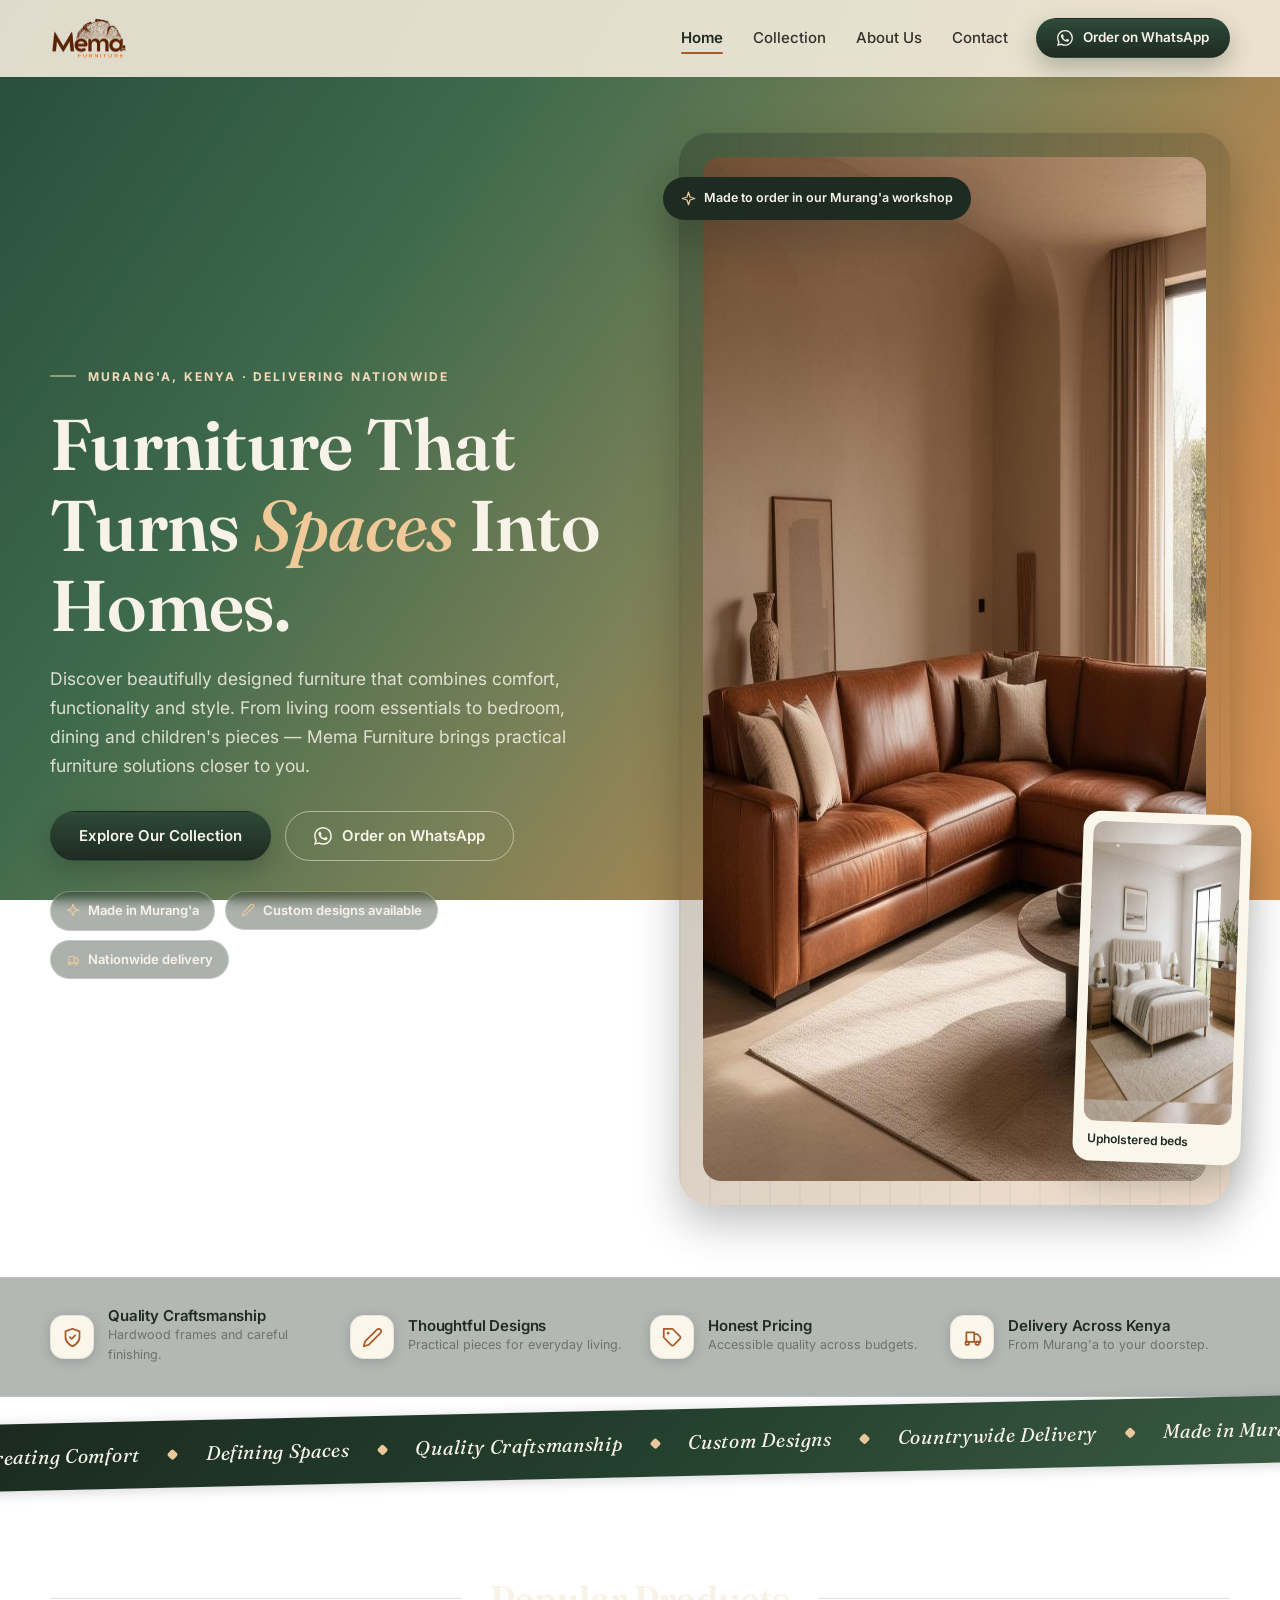
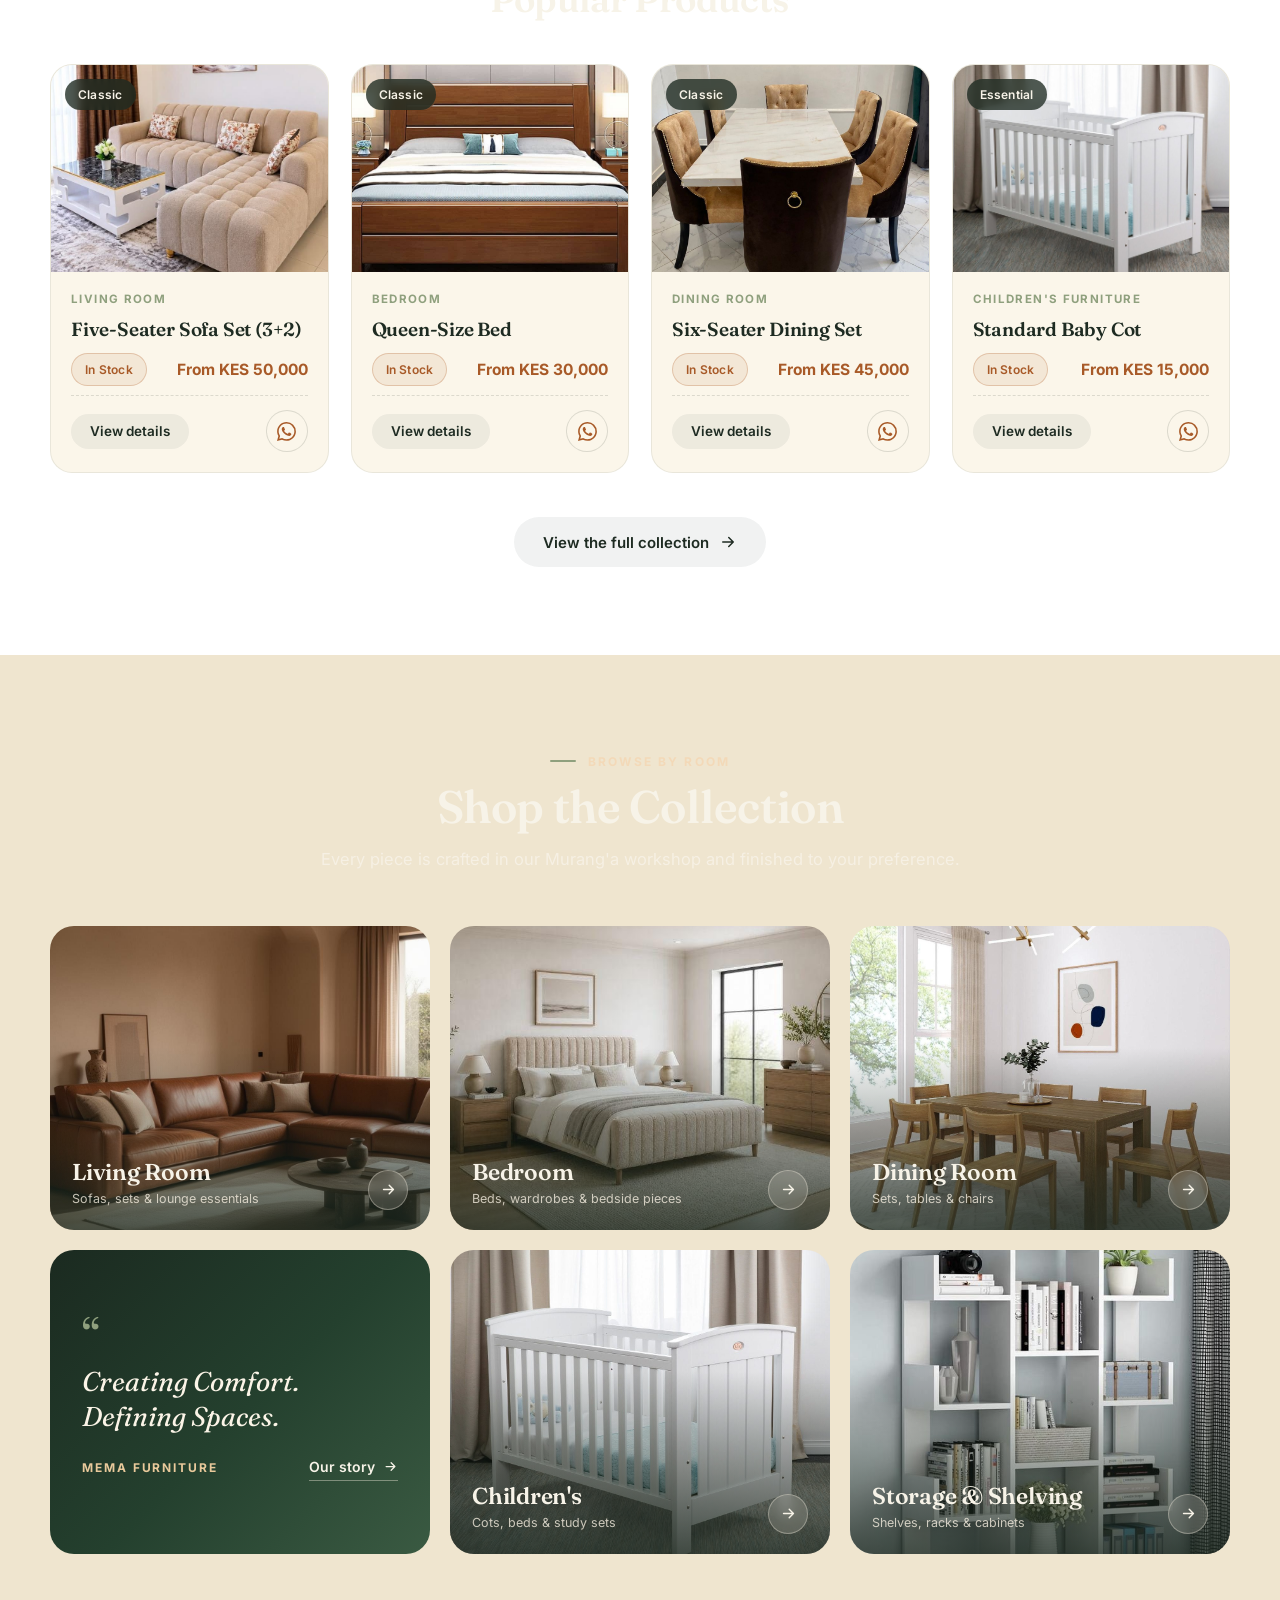
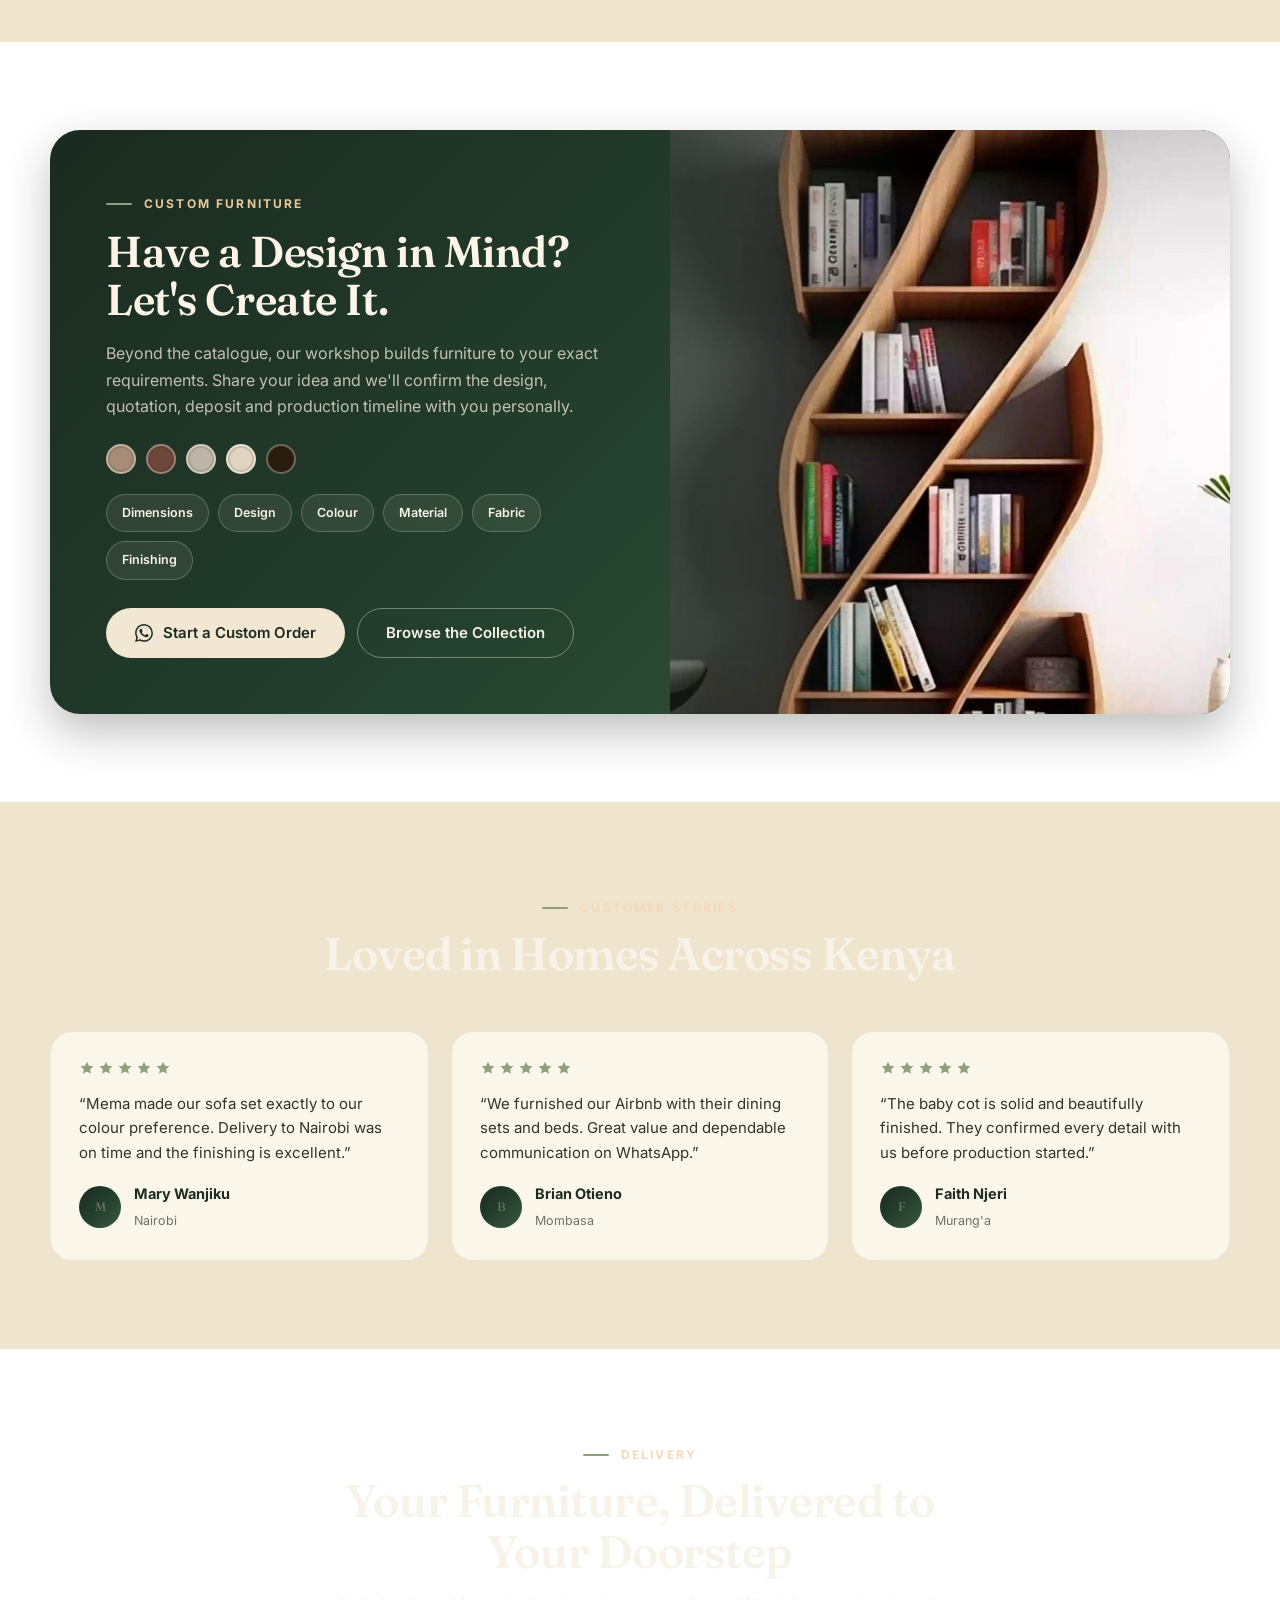
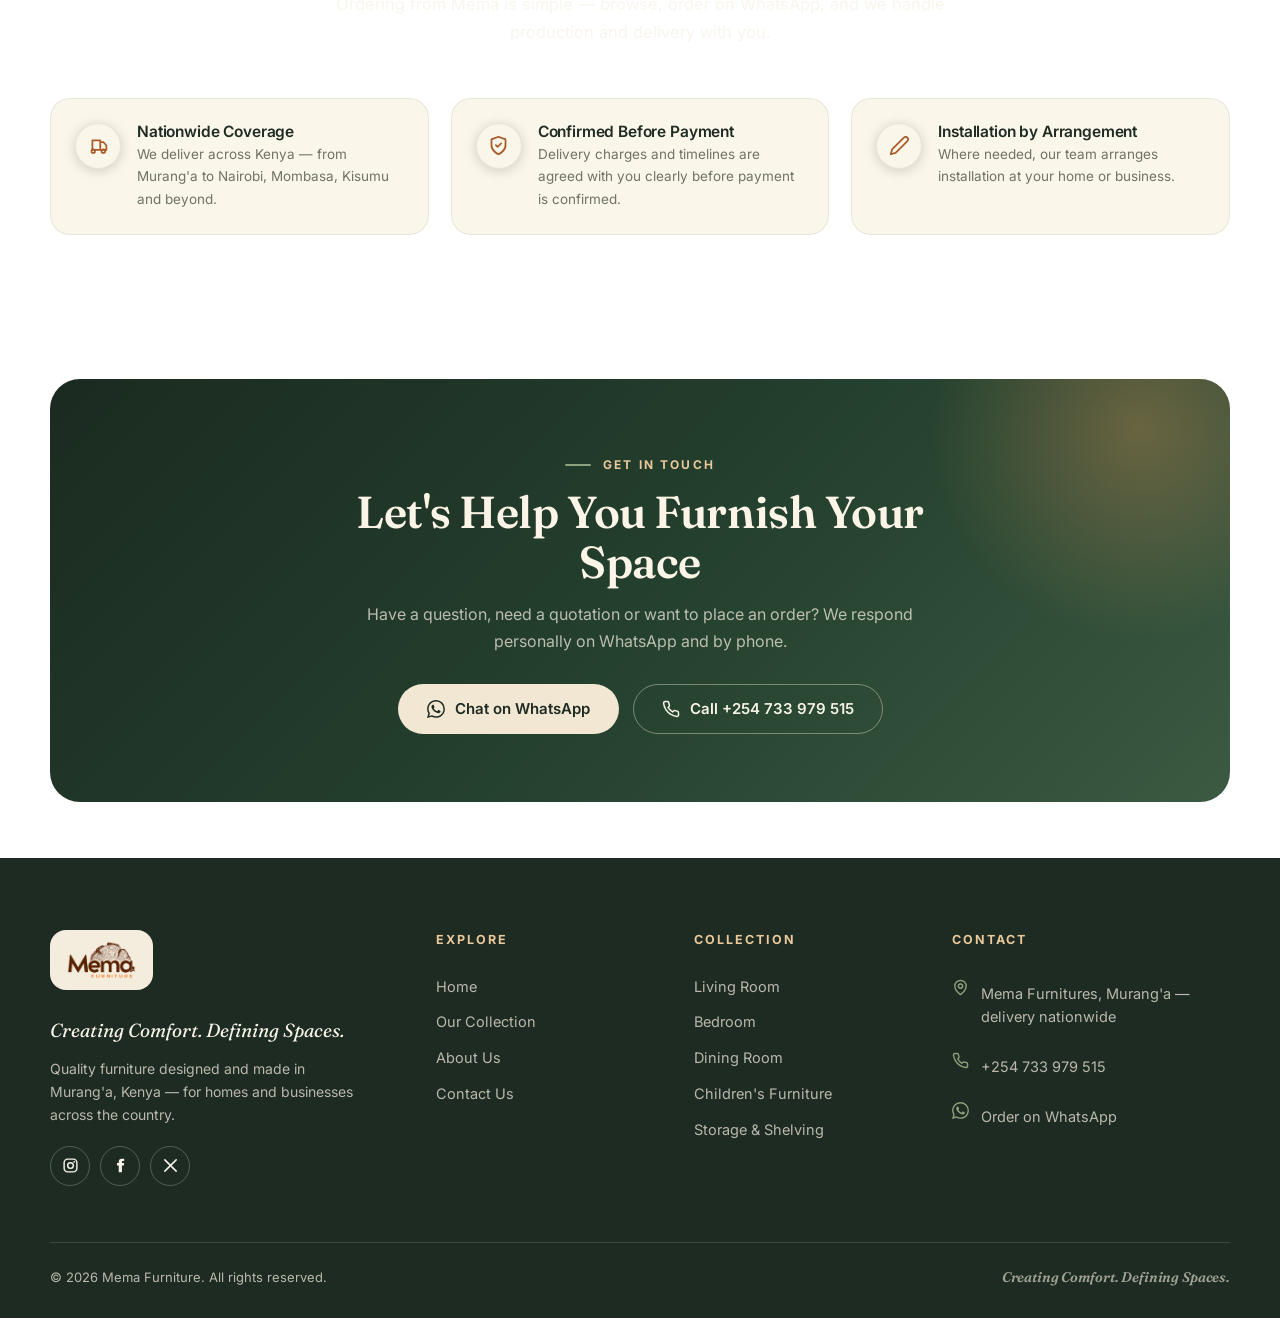
<file: index.html>
<!DOCTYPE html>
<html lang="en">
<head>
  <meta charset="UTF-8">
  <meta name="viewport" content="width=device-width, initial-scale=1.0">
  <title>Mema Furniture — Creating Comfort. Defining Spaces. | Murang'a, Kenya</title>
  <meta name="description" content="Mema Furniture designs and manufactures quality sofas, beds, dining sets, children's furniture and custom pieces in Murang'a, with delivery across Kenya. Order on WhatsApp: +254 733 979 515.">
  <meta property="og:type" content="website">
  <meta property="og:title" content="Mema Furniture — Creating Comfort. Defining Spaces.">
  <meta property="og:description" content="Quality furniture made in Murang'a, delivered across Kenya. Living room, bedroom, dining, children's and custom furniture.">
  <meta property="og:image" content="assets/img/living-room.jpg">
    <meta name="theme-color" content="#3E6A4C">
  <link rel="icon" type="image/png" href="assets/img/favicon.png">
  <link rel="apple-touch-icon" href="assets/img/apple-touch-icon.png">
  <link rel="preconnect" href="https://fonts.googleapis.com">
  <link rel="preconnect" href="https://fonts.gstatic.com" crossorigin>
  <link href="https://fonts.googleapis.com/css2?family=Fraunces:ital,opsz,wght@0,9..144,400..700;1,9..144,400..700&family=Inter:wght@400;500;600;700&display=swap" rel="stylesheet">
  <link rel="stylesheet" href="assets/css/styles.css">
</head>
<body>
  <svg width="0" height="0" style="position:absolute" aria-hidden="true">
    <symbol id="i-wa" viewBox="0 0 24 24"><path fill="currentColor" d="M17.472 14.382c-.297-.149-1.758-.867-2.03-.967-.273-.099-.471-.148-.67.15-.197.297-.767.966-.94 1.164-.173.199-.347.223-.644.075-.297-.15-1.255-.463-2.39-1.475-.883-.788-1.48-1.761-1.653-2.059-.173-.297-.018-.458.13-.606.134-.133.297-.347.446-.52.149-.174.198-.298.298-.497.099-.198.05-.371-.05-.52-.099-.148-.669-1.612-.916-2.207-.242-.579-.487-.501-.669-.51l-.57-.01c-.198 0-.52.074-.792.372-.272.297-1.04 1.016-1.04 2.479 0 1.462 1.065 2.875 1.213 3.074.149.198 2.096 3.2 5.077 4.487.709.306 1.262.489 1.694.625.712.227 1.36.195 1.872.118.571-.085 1.758-.719 2.006-1.413.248-.694.248-1.289.173-1.413-.074-.124-.272-.198-.57-.347m-5.421 7.403h-.004a9.87 9.87 0 0 1-5.031-1.378l-.361-.214-3.741.982.998-3.648-.235-.374a9.86 9.86 0 0 1-1.51-5.26c.001-5.45 4.436-9.884 9.888-9.884 2.64 0 5.122 1.03 6.988 2.898a9.825 9.825 0 0 1 2.893 6.994c-.003 5.45-4.437 9.884-9.885 9.884m8.413-18.297A11.815 11.815 0 0 0 12.05 0C5.495 0 .16 5.335.157 11.892c0 2.096.547 4.142 1.588 5.945L0 24l6.305-1.654a11.882 11.882 0 0 0 5.683 1.448h.005c6.554 0 11.89-5.335 11.893-11.893a11.821 11.821 0 0 0-3.48-8.413"/></symbol>
    <symbol id="i-phone" viewBox="0 0 24 24"><path fill="none" stroke="currentColor" stroke-width="2" stroke-linecap="round" stroke-linejoin="round" d="M22 16.92v3a2 2 0 0 1-2.18 2 19.79 19.79 0 0 1-8.63-3.07 19.5 19.5 0 0 1-6-6 19.79 19.79 0 0 1-3.07-8.67A2 2 0 0 1 4.11 2h3a2 2 0 0 1 2 1.72 12.84 12.84 0 0 0 .7 2.81 2 2 0 0 1-.45 2.11L8.09 9.91a16 16 0 0 0 6 6l1.27-1.27a2 2 0 0 1 2.11-.45 12.84 12.84 0 0 0 2.81.7A2 2 0 0 1 22 16.92z"/></symbol>
    <symbol id="i-pin" viewBox="0 0 24 24"><path fill="none" stroke="currentColor" stroke-width="2" stroke-linecap="round" stroke-linejoin="round" d="M20 10c0 6-8 12-8 12s-8-6-8-12a8 8 0 0 1 16 0Z"/><circle cx="12" cy="10" r="3" fill="none" stroke="currentColor" stroke-width="2"/></symbol>
    <symbol id="i-search" viewBox="0 0 24 24"><circle cx="11" cy="11" r="7" fill="none" stroke="currentColor" stroke-width="2"/><path d="M20 20l-3.5-3.5" stroke="currentColor" stroke-width="2" stroke-linecap="round"/></symbol>
    <symbol id="i-arrow" viewBox="0 0 24 24"><path fill="none" stroke="currentColor" stroke-width="2" stroke-linecap="round" stroke-linejoin="round" d="M5 12h14M13 6l6 6-6 6"/></symbol>
    <symbol id="i-star" viewBox="0 0 24 24"><path d="M12 2.5l2.9 6.2 6.6.8-4.9 4.6 1.3 6.6L12 17.4l-5.9 3.3 1.3-6.6L2.5 9.5l6.6-.8z"/></symbol>
    <symbol id="i-check" viewBox="0 0 24 24"><path fill="none" stroke="currentColor" stroke-width="2.4" stroke-linecap="round" stroke-linejoin="round" d="M20 6 9 17l-5-5"/></symbol>
    <symbol id="i-truck" viewBox="0 0 24 24"><path fill="none" stroke="currentColor" stroke-width="2" stroke-linecap="round" stroke-linejoin="round" d="M14 17h-9v-11h9zM14 8h3.5L21 12v5h-7"/><circle cx="6" cy="18.5" r="2" fill="none" stroke="currentColor" stroke-width="2"/><circle cx="17.5" cy="18.5" r="2" fill="none" stroke="currentColor" stroke-width="2"/></symbol>
    <symbol id="i-ruler" viewBox="0 0 24 24"><path fill="none" stroke="currentColor" stroke-width="2" stroke-linecap="round" stroke-linejoin="round" d="M17 3a2.83 2.83 0 1 1 4 4L7.5 20.5 2 22l1.5-5.5Z"/></symbol>
    <symbol id="i-tag" viewBox="0 0 24 24"><path fill="none" stroke="currentColor" stroke-width="2" stroke-linejoin="round" d="M20.59 13.41l-7.17 7.17a2 2 0 0 1-2.83 0L2 12V2h10l8.59 8.59a2 2 0 0 1 0 2.82z"/><circle cx="7" cy="7" r="1.5" fill="currentColor"/></symbol>
    <symbol id="i-shield" viewBox="0 0 24 24"><path fill="none" stroke="currentColor" stroke-width="2" stroke-linejoin="round" d="M12 22s8-3.6 8-10V5l-8-3-8 3v7c0 6.4 8 10 8 10z"/><path fill="none" stroke="currentColor" stroke-width="2" stroke-linecap="round" stroke-linejoin="round" d="M9 11.5l2 2 4-4"/></symbol>
    <symbol id="i-spark" viewBox="0 0 24 24"><path fill="none" stroke="currentColor" stroke-width="2" stroke-linejoin="round" d="M12 2l2.4 7.6L22 12l-7.6 2.4L12 22l-2.4-7.6L2 12l7.6-2.4Z"/></symbol>
    <symbol id="i-heart" viewBox="0 0 24 24"><path fill="none" stroke="currentColor" stroke-width="2" stroke-linejoin="round" d="M20.8 4.6a5.5 5.5 0 0 0-7.8 0L12 5.7l-1-1.1a5.5 5.5 0 0 0-7.8 7.8l1 1L12 21.2l7.8-7.8 1-1a5.5 5.5 0 0 0 0-7.8Z"/></symbol>
    <symbol id="i-clock" viewBox="0 0 24 24"><circle cx="12" cy="12" r="9" fill="none" stroke="currentColor" stroke-width="2"/><path fill="none" stroke="currentColor" stroke-width="2" stroke-linecap="round" d="M12 7v5l3 2"/></symbol>
    <symbol id="i-menu" viewBox="0 0 24 24"><path fill="none" stroke="currentColor" stroke-width="2" stroke-linecap="round" d="M3 6h18M3 12h18M3 18h18"/></symbol>
    <symbol id="i-close" viewBox="0 0 24 24"><path fill="none" stroke="currentColor" stroke-width="2" stroke-linecap="round" d="M18 6 6 18M6 6l12 12"/></symbol>
    <symbol id="i-instagram" viewBox="0 0 24 24"><rect x="3" y="3" width="18" height="18" rx="5" fill="none" stroke="currentColor" stroke-width="2"/><circle cx="12" cy="12" r="4" fill="none" stroke="currentColor" stroke-width="2"/><circle cx="17.2" cy="6.8" r="1.3" fill="currentColor"/></symbol>
    <symbol id="i-facebook" viewBox="0 0 24 24"><path fill="currentColor" d="M14 8.5V6.8c0-.8.5-1 1-1h2.2V2.5H14a4.3 4.3 0 0 0-4.5 4.3v1.7H7v3.6h2.5v9.4H14v-9.4h2.7l.4-3.6z"/></symbol>
    <symbol id="i-x-social" viewBox="0 0 24 24"><path fill="none" stroke="currentColor" stroke-width="2.2" stroke-linecap="round" d="M4 4l16 16M20 4L4 20"/></symbol>
  </svg>

  <a class="skip-link" href="#main">Skip to content</a>

  <header class="site-header">
    <div class="container header-inner">
      <a class="brand" href="index.html" aria-label="Mema Furniture — home">
        <img src="assets/img/mema-logo-transparent.png" alt="Mema Furniture logo">
      </a>
      <nav class="site-nav" id="site-nav" aria-label="Main navigation">
        <a href="index.html" aria-current="page">Home</a>
        <a href="collection.html">Collection</a>
        <a href="about.html">About Us</a>
        <a href="contact.html">Contact</a>
      </nav>
      <a class="btn btn-primary btn-sm header-cta" href="https://wa.me/254733979515?text=Hi%20Mema%20Furniture!" target="_blank" rel="noopener">
        <svg class="ic" aria-hidden="true"><use href="#i-wa"/></svg>Order on WhatsApp
      </a>
      <button class="nav-toggle" id="nav-toggle" aria-expanded="false" aria-controls="site-nav" aria-label="Toggle navigation">
        <svg class="i-menu" aria-hidden="true"><use href="#i-menu"/></svg>
        <svg class="i-close" aria-hidden="true"><use href="#i-close"/></svg>
      </button>
    </div>
  </header>

  <main id="main">
    <section class="hero">
      <div class="container hero-grid">
        <div class="hero-copy">
          <p class="eyebrow">Murang'a, Kenya · Delivering Nationwide</p>
          <h1>Furniture That Turns <em>Spaces</em> Into Homes.</h1>
          <p class="lead">Discover beautifully designed furniture that combines comfort, functionality and style. From living room essentials to bedroom, dining and children's pieces — Mema Furniture brings practical furniture solutions closer to you.</p>
          <div class="hero-ctas">
            <a class="btn btn-primary" href="collection.html">Explore Our Collection</a>
            <a class="btn btn-outline" href="https://wa.me/254733979515?text=Hi%20Mema%20Furniture!" target="_blank" rel="noopener">
              <svg class="ic" aria-hidden="true"><use href="#i-wa"/></svg>Order on WhatsApp
            </a>
          </div>
          <div class="hero-trust">
            <span><svg aria-hidden="true"><use href="#i-spark"/></svg>Made in Murang'a</span>
            <span><svg aria-hidden="true"><use href="#i-ruler"/></svg>Custom designs available</span>
            <span><svg aria-hidden="true"><use href="#i-truck"/></svg>Nationwide delivery</span>
          </div>
        </div>
        <div class="hero-visual">
          <figure class="showcase">
            <img src="assets/img/living-room.jpg" alt="Leather sectional sofa crafted by Mema Furniture in a warm living room" width="1024" height="1024">
          </figure>
          <figure class="float-card">
            <img src="assets/img/bed-cream.jpg" alt="Upholstered bed with padded headboard by Mema Furniture" width="400" height="300">
            <figcaption>Upholstered beds</figcaption>
          </figure>
          <p class="float-badge"><svg aria-hidden="true"><use href="#i-spark"/></svg>Made to order in our Murang'a workshop</p>
        </div>
      </div>
    </section>

    <section class="benefits" aria-label="Why choose Mema Furniture">
      <div class="container benefits-grid">
        <div class="benefit">
          <span class="benefit-icon"><svg aria-hidden="true"><use href="#i-shield"/></svg></span>
          <div><h3>Quality Craftsmanship</h3><p>Hardwood frames and careful finishing.</p></div>
        </div>
        <div class="benefit">
          <span class="benefit-icon"><svg aria-hidden="true"><use href="#i-ruler"/></svg></span>
          <div><h3>Thoughtful Designs</h3><p>Practical pieces for everyday living.</p></div>
        </div>
        <div class="benefit">
          <span class="benefit-icon"><svg aria-hidden="true"><use href="#i-tag"/></svg></span>
          <div><h3>Honest Pricing</h3><p>Accessible quality across budgets.</p></div>
        </div>
        <div class="benefit">
          <span class="benefit-icon"><svg aria-hidden="true"><use href="#i-truck"/></svg></span>
          <div><h3>Delivery Across Kenya</h3><p>From Murang'a to your doorstep.</p></div>
        </div>
      </div>
    </section>

    <section class="marquee" aria-hidden="true">
      <div class="marquee-track">
        <span>Creating Comfort<i></i>Defining Spaces<i></i>Quality Craftsmanship<i></i>Custom Designs<i></i>Countrywide Delivery<i></i>Made in Murang'a<i></i></span>
        <span>Creating Comfort<i></i>Defining Spaces<i></i>Quality Craftsmanship<i></i>Custom Designs<i></i>Countrywide Delivery<i></i>Made in Murang'a<i></i></span>
      </div>
    </section>

    <section class="section">
      <div class="container">
        <div class="section-head divided">
          <h2>Popular Products</h2>
        </div>
        <div class="grid-products" id="popular-grid"></div>
        <div class="view-all reveal">
          <a class="btn btn-ghost" href="collection.html">View the full collection
            <svg class="ic" aria-hidden="true"><use href="#i-arrow"/></svg>
          </a>
        </div>
      </div>
    </section>

    <section class="section section-alt">
      <div class="container">
        <div class="section-head">
          <p class="eyebrow" style="justify-content:center">Browse by room</p>
          <h2>Shop the Collection</h2>
          <p class="lead">Every piece is crafted in our Murang'a workshop and finished to your preference.</p>
        </div>
        <div class="mosaic">
          <a class="cat-tile reveal" href="collection.html?cat=living">
            <img src="assets/img/living-room.jpg" alt="Living room sofa sets" loading="lazy" width="400" height="300">
            <div class="cat-label">
              <div><h3>Living Room</h3><p>Sofas, sets &amp; lounge essentials</p></div>
              <span class="cat-arrow"><svg aria-hidden="true"><use href="#i-arrow"/></svg></span>
            </div>
          </a>
          <a class="cat-tile reveal" href="collection.html?cat=bedroom">
            <img src="assets/img/bed-cream.jpg" alt="Bedroom beds and cabinets" loading="lazy" width="400" height="300">
            <div class="cat-label">
              <div><h3>Bedroom</h3><p>Beds, wardrobes &amp; bedside pieces</p></div>
              <span class="cat-arrow"><svg aria-hidden="true"><use href="#i-arrow"/></svg></span>
            </div>
          </a>
          <a class="cat-tile reveal" href="collection.html?cat=dining">
            <img src="assets/img/dining-set.jpg" alt="Dining tables and chairs" loading="lazy" width="400" height="300">
            <div class="cat-label">
              <div><h3>Dining Room</h3><p>Sets, tables &amp; chairs</p></div>
              <span class="cat-arrow"><svg aria-hidden="true"><use href="#i-arrow"/></svg></span>
            </div>
          </a>
          <div class="quote-tile reveal">
            <span class="q-mark" aria-hidden="true">&ldquo;</span>
            <blockquote>Creating Comfort. Defining Spaces.</blockquote>
            <div class="q-foot">
              <span>Mema Furniture</span>
              <a class="q-link" href="about.html">Our story<svg aria-hidden="true"><use href="#i-arrow"/></svg></a>
            </div>
          </div>
          <a class="cat-tile reveal" href="collection.html?cat=kids">
            <img src="assets/img/baby-cot.jpg" alt="Baby cots and children's furniture" loading="lazy" width="400" height="300">
            <div class="cat-label">
              <div><h3>Children's</h3><p>Cots, beds &amp; study sets</p></div>
              <span class="cat-arrow"><svg aria-hidden="true"><use href="#i-arrow"/></svg></span>
            </div>
          </a>
          <a class="cat-tile reveal" href="collection.html?cat=storage">
            <img src="assets/img/bookshelf-white.jpg" alt="Shelves and storage units" loading="lazy" width="400" height="300">
            <div class="cat-label">
              <div><h3>Storage &amp; Shelving</h3><p>Shelves, racks &amp; cabinets</p></div>
              <span class="cat-arrow"><svg aria-hidden="true"><use href="#i-arrow"/></svg></span>
            </div>
          </a>
        </div>
      </div>
    </section>

    <section class="section">
      <div class="container">
        <div class="custom-panel reveal">
          <div class="custom-copy">
            <p class="eyebrow">Custom Furniture</p>
            <h2>Have a Design in Mind? Let's Create It.</h2>
            <p>Beyond the catalogue, our workshop builds furniture to your exact requirements. Share your idea and we'll confirm the design, quotation, deposit and production timeline with you personally.</p>
            <div class="swatch-row" aria-hidden="true">
              <span class="swatch-dot" style="background:#A78D78"></span>
              <span class="swatch-dot" style="background:#6E473B"></span>
              <span class="swatch-dot" style="background:#BEB5A9"></span>
              <span class="swatch-dot" style="background:#E1D4C2"></span>
              <span class="swatch-dot" style="background:#291C0E"></span>
            </div>
            <div class="custom-feats">
              <span>Dimensions</span><span>Design</span><span>Colour</span><span>Material</span><span>Fabric</span><span>Finishing</span>
            </div>
            <div class="custom-ctas">
              <a class="btn btn-light" href="https://wa.me/254733979515?text=Hi%20Mema%20Furniture!%20I'd%20like%20to%20order%20custom%20furniture.%20Here%20are%20my%20requirements%3A%20" target="_blank" rel="noopener">
                <svg class="ic" aria-hidden="true"><use href="#i-wa"/></svg>Start a Custom Order
              </a>
              <a class="btn btn-outline-light" href="collection.html">Browse the Collection</a>
            </div>
          </div>
          <div class="custom-visual">
            <img src="assets/img/bookshelf-wave.jpg" alt="Sculptural wooden shelf crafted in the Mema Furniture workshop" loading="lazy" width="400" height="300">
          </div>
        </div>
      </div>
    </section>

    <section class="section section-alt">
      <div class="container">
        <div class="section-head">
          <p class="eyebrow" style="justify-content:center">Customer stories</p>
          <h2>Loved in Homes Across Kenya</h2>
        </div>
        <div class="grid-testimonials">
          <article class="t-card reveal">
            <div class="t-stars" aria-label="Rated 5 out of 5">
              <svg aria-hidden="true"><use href="#i-star"/></svg><svg aria-hidden="true"><use href="#i-star"/></svg><svg aria-hidden="true"><use href="#i-star"/></svg><svg aria-hidden="true"><use href="#i-star"/></svg><svg aria-hidden="true"><use href="#i-star"/></svg>
            </div>
            <blockquote>&ldquo;Mema made our sofa set exactly to our colour preference. Delivery to Nairobi was on time and the finishing is excellent.&rdquo;</blockquote>
            <div class="t-foot">
              <span class="t-avatar" aria-hidden="true">M</span>
              <div><strong>Mary Wanjiku</strong><span>Nairobi</span></div>
            </div>
          </article>
          <article class="t-card reveal">
            <div class="t-stars" aria-label="Rated 5 out of 5">
              <svg aria-hidden="true"><use href="#i-star"/></svg><svg aria-hidden="true"><use href="#i-star"/></svg><svg aria-hidden="true"><use href="#i-star"/></svg><svg aria-hidden="true"><use href="#i-star"/></svg><svg aria-hidden="true"><use href="#i-star"/></svg>
            </div>
            <blockquote>&ldquo;We furnished our Airbnb with their dining sets and beds. Great value and dependable communication on WhatsApp.&rdquo;</blockquote>
            <div class="t-foot">
              <span class="t-avatar" aria-hidden="true">B</span>
              <div><strong>Brian Otieno</strong><span>Mombasa</span></div>
            </div>
          </article>
          <article class="t-card reveal">
            <div class="t-stars" aria-label="Rated 5 out of 5">
              <svg aria-hidden="true"><use href="#i-star"/></svg><svg aria-hidden="true"><use href="#i-star"/></svg><svg aria-hidden="true"><use href="#i-star"/></svg><svg aria-hidden="true"><use href="#i-star"/></svg><svg aria-hidden="true"><use href="#i-star"/></svg>
            </div>
            <blockquote>&ldquo;The baby cot is solid and beautifully finished. They confirmed every detail with us before production started.&rdquo;</blockquote>
            <div class="t-foot">
              <span class="t-avatar" aria-hidden="true">F</span>
              <div><strong>Faith Njeri</strong><span>Murang'a</span></div>
            </div>
          </article>
        </div>
      </div>
    </section>

    <section class="section">
      <div class="container">
        <div class="section-head">
          <p class="eyebrow" style="justify-content:center">Delivery</p>
          <h2>Your Furniture, Delivered to Your Doorstep</h2>
          <p class="lead">Ordering from Mema is simple — browse, order on WhatsApp, and we handle production and delivery with you.</p>
        </div>
        <div class="delivery-cards">
          <div class="d-card reveal">
            <span class="benefit-icon"><svg aria-hidden="true"><use href="#i-truck"/></svg></span>
            <div><h3>Nationwide Coverage</h3><p>We deliver across Kenya — from Murang'a to Nairobi, Mombasa, Kisumu and beyond.</p></div>
          </div>
          <div class="d-card reveal">
            <span class="benefit-icon"><svg aria-hidden="true"><use href="#i-shield"/></svg></span>
            <div><h3>Confirmed Before Payment</h3><p>Delivery charges and timelines are agreed with you clearly before payment is confirmed.</p></div>
          </div>
          <div class="d-card reveal">
            <span class="benefit-icon"><svg aria-hidden="true"><use href="#i-ruler"/></svg></span>
            <div><h3>Installation by Arrangement</h3><p>Where needed, our team arranges installation at your home or business.</p></div>
          </div>
        </div>
      </div>
    </section>

    <section class="section-tight">
      <div class="container">
        <div class="cta-band reveal">
          <p class="eyebrow" style="justify-content:center;color:var(--sand)">Get in touch</p>
          <h2>Let's Help You Furnish Your Space</h2>
          <p>Have a question, need a quotation or want to place an order? We respond personally on WhatsApp and by phone.</p>
          <div class="cta-actions">
            <a class="btn btn-light" href="https://wa.me/254733979515?text=Hi%20Mema%20Furniture!" target="_blank" rel="noopener">
              <svg class="ic" aria-hidden="true"><use href="#i-wa"/></svg>Chat on WhatsApp
            </a>
            <a class="btn btn-outline-light" href="tel:+254733979515">
              <svg class="ic" aria-hidden="true"><use href="#i-phone"/></svg>Call +254 733 979 515
            </a>
          </div>
        </div>
      </div>
    </section>
  </main>

  <footer class="site-footer">
    <div class="container footer-top">
      <div class="f-grid">
        <div class="f-brand">
          <span class="logo-card"><img src="assets/img/mema-logo-transparent.png" alt="Mema Furniture logo"></span>
          <p class="tagline">Creating Comfort. Defining Spaces.</p>
          <p>Quality furniture designed and made in Murang'a, Kenya — for homes and businesses across the country.</p>
          <div class="f-social">
            <a href="#" aria-label="Mema Furniture on Instagram"><svg aria-hidden="true"><use href="#i-instagram"/></svg></a>
            <a href="#" aria-label="Mema Furniture on Facebook"><svg aria-hidden="true"><use href="#i-facebook"/></svg></a>
            <a href="#" aria-label="Mema Furniture on X"><svg aria-hidden="true"><use href="#i-x-social"/></svg></a>
          </div>
        </div>
        <div class="f-col">
          <h4>Explore</h4>
          <a href="index.html">Home</a>
          <a href="collection.html">Our Collection</a>
          <a href="about.html">About Us</a>
          <a href="contact.html">Contact Us</a>
        </div>
        <div class="f-col">
          <h4>Collection</h4>
          <a href="collection.html?cat=living">Living Room</a>
          <a href="collection.html?cat=bedroom">Bedroom</a>
          <a href="collection.html?cat=dining">Dining Room</a>
          <a href="collection.html?cat=kids">Children's Furniture</a>
          <a href="collection.html?cat=storage">Storage &amp; Shelving</a>
        </div>
        <div class="f-col">
          <h4>Contact</h4>
          <ul class="f-contact">
            <li><svg aria-hidden="true"><use href="#i-pin"/></svg><a href="https://maps.app.goo.gl/ZGTPfcQnaC6tn3UP7" target="_blank" rel="noopener">Mema Furnitures, Murang'a — delivery nationwide</a></li>
            <li><svg aria-hidden="true"><use href="#i-phone"/></svg><a href="tel:+254733979515">+254 733 979 515</a></li>
            <li><svg aria-hidden="true"><use href="#i-wa"/></svg><a href="https://wa.me/254733979515" target="_blank" rel="noopener">Order on WhatsApp</a></li>
          </ul>
        </div>
      </div>
      <div class="f-bottom">
        <span>© <span id="year"></span> Mema Furniture. All rights reserved.</span>
        <span class="serif">Creating Comfort. Defining Spaces.</span>
      </div>
    </div>
  </footer>

  <script type="application/ld+json">
  {
    "@context": "https://schema.org",
    "@type": "FurnitureStore",
    "name": "Mema Furniture",
    "slogan": "Creating Comfort. Defining Spaces.",
    "telephone": "+254733979515",
    "image": "assets/img/mema-logo-wood.jpg",
    "address": { "@type": "PostalAddress", "addressLocality": "Murang'a", "addressCountry": "KE" },
    "areaServed": "Kenya",
    "priceRange": "KES 2,500 - KES 120,000"
  }
  </script>
  <script src="assets/js/products.js"></script>
  <script src="assets/js/shop.js"></script>
  <script src="assets/js/main.js"></script>
</body>
</html>
</file>
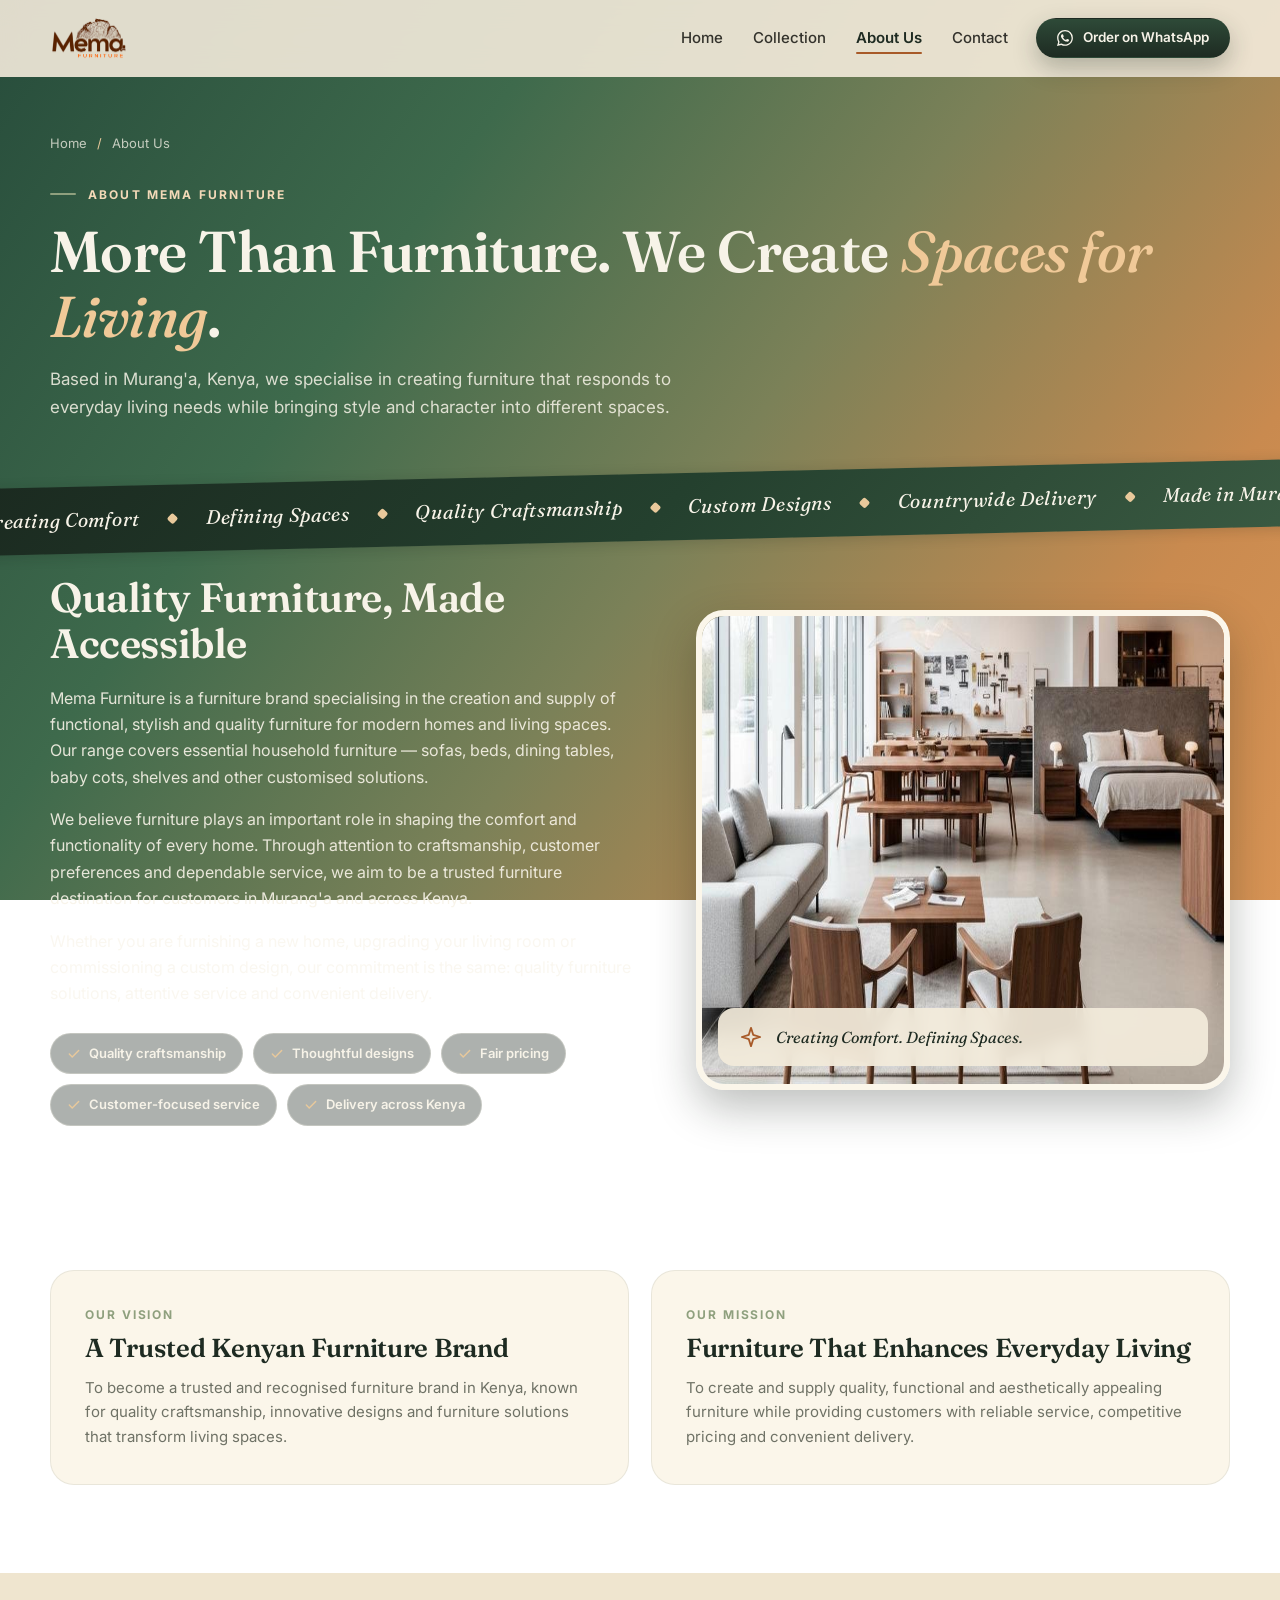
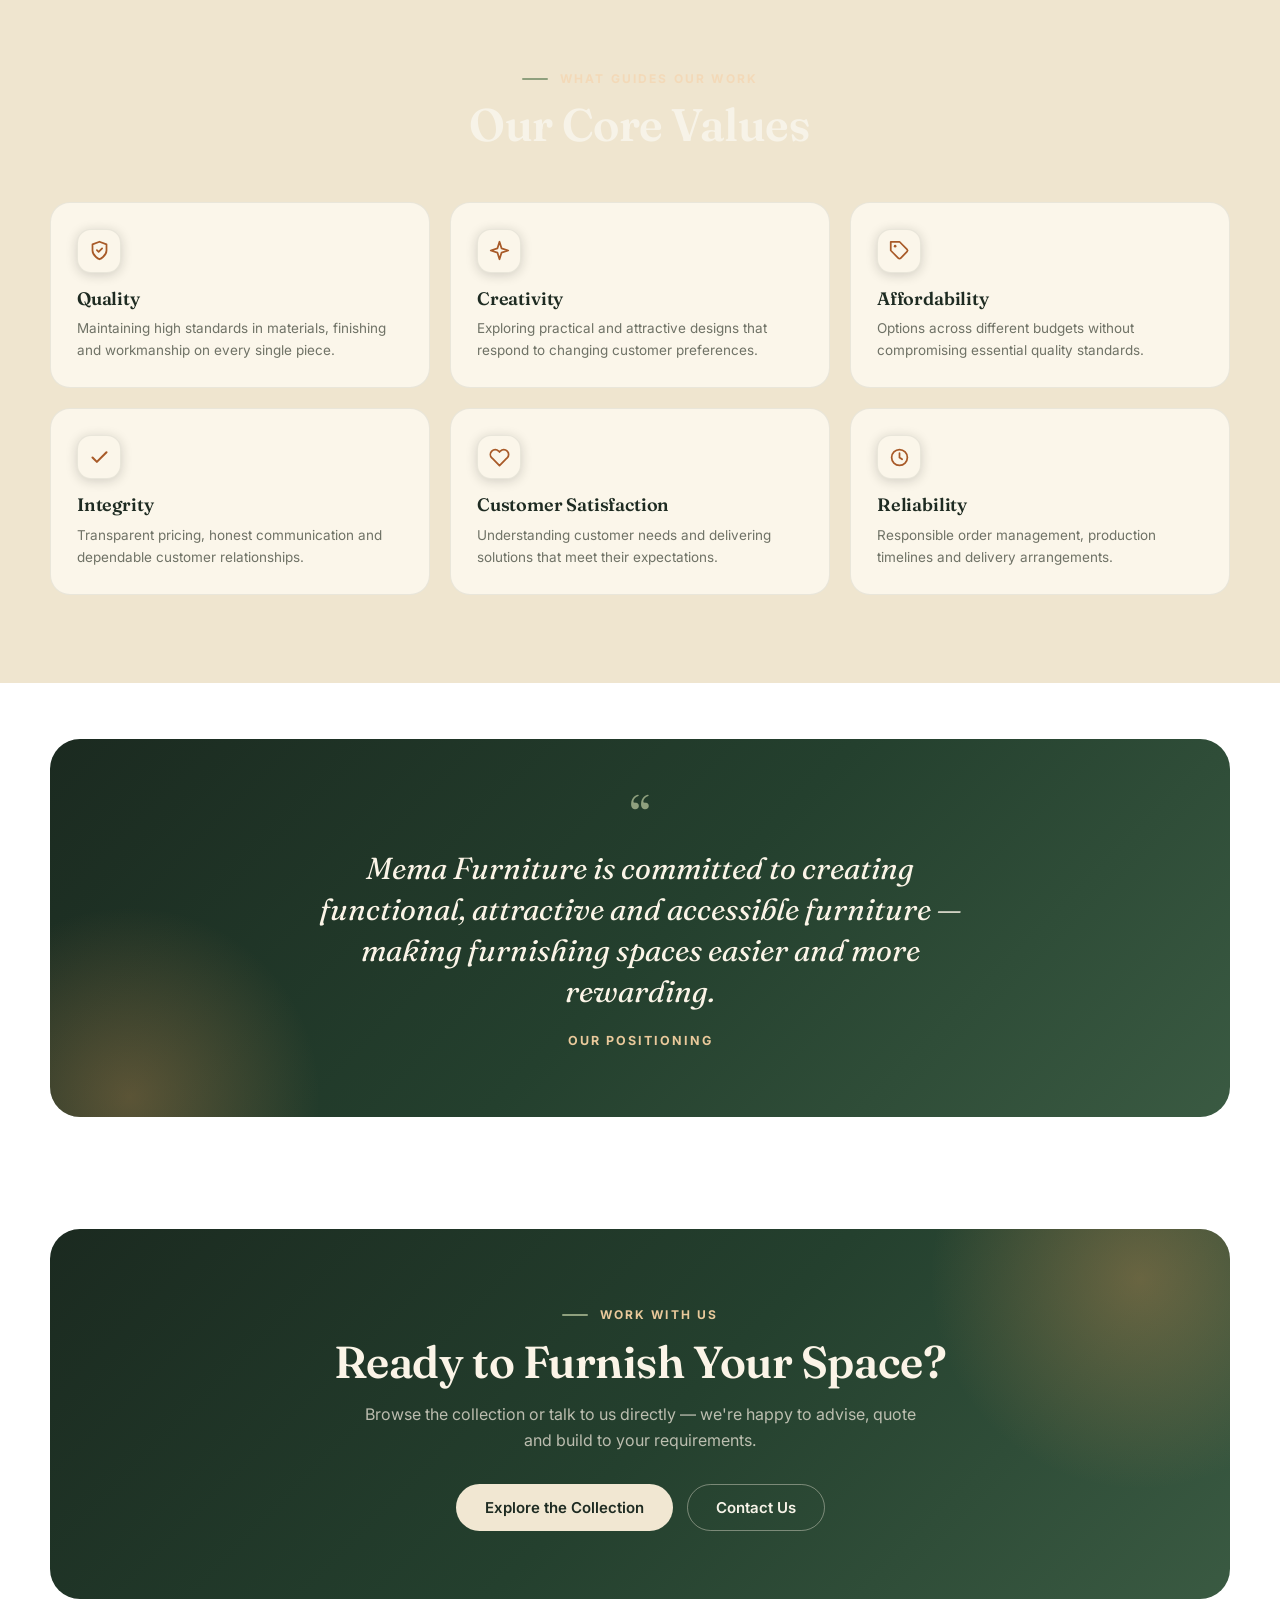
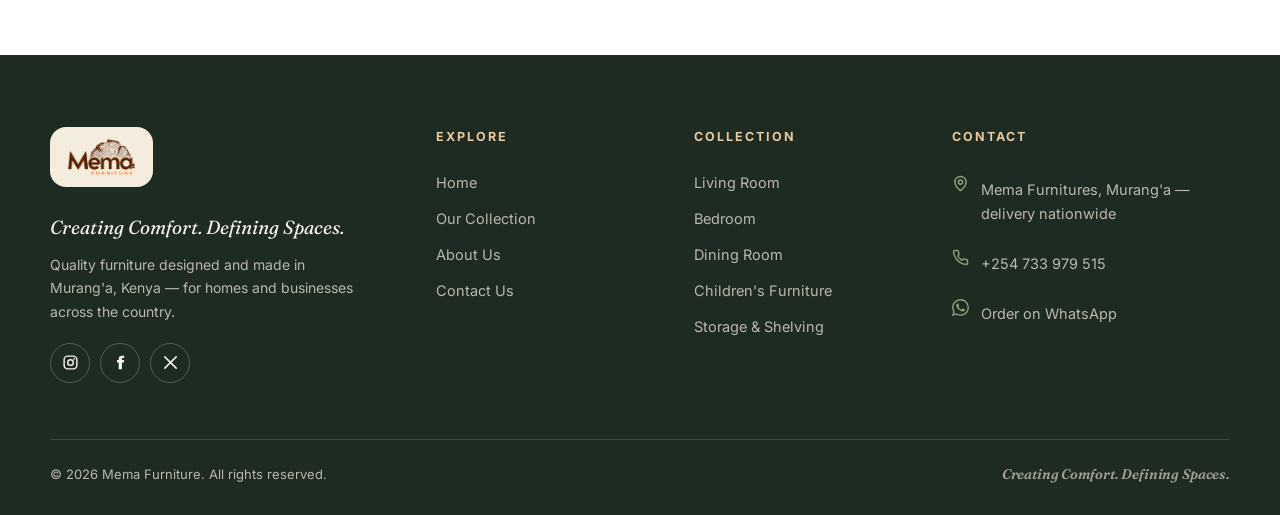
<file: about.html>
<!DOCTYPE html>
<html lang="en">
<head>
  <meta charset="UTF-8">
  <meta name="viewport" content="width=device-width, initial-scale=1.0">
  <title>About Us — Mema Furniture | More Than Furniture</title>
  <meta name="description" content="Mema Furniture is a Murang'a-based furniture brand creating functional, attractive and accessible furniture for modern homes — with delivery across Kenya. Learn about our vision, mission and values.">
  <meta property="og:type" content="website">
  <meta property="og:title" content="About Mema Furniture — More Than Furniture. We Create Spaces for Living.">
  <meta property="og:image" content="assets/img/showroom.jpg">
    <meta name="theme-color" content="#3E6A4C">
  <link rel="icon" type="image/png" href="assets/img/favicon.png">
  <link rel="apple-touch-icon" href="assets/img/apple-touch-icon.png">
  <link rel="preconnect" href="https://fonts.googleapis.com">
  <link rel="preconnect" href="https://fonts.gstatic.com" crossorigin>
  <link href="https://fonts.googleapis.com/css2?family=Fraunces:ital,opsz,wght@0,9..144,400..700;1,9..144,400..700&family=Inter:wght@400;500;600;700&display=swap" rel="stylesheet">
  <link rel="stylesheet" href="assets/css/styles.css">
</head>
<body>
  <svg width="0" height="0" style="position:absolute" aria-hidden="true">
    <symbol id="i-wa" viewBox="0 0 24 24"><path fill="currentColor" d="M17.472 14.382c-.297-.149-1.758-.867-2.03-.967-.273-.099-.471-.148-.67.15-.197.297-.767.966-.94 1.164-.173.199-.347.223-.644.075-.297-.15-1.255-.463-2.39-1.475-.883-.788-1.48-1.761-1.653-2.059-.173-.297-.018-.458.13-.606.134-.133.297-.347.446-.52.149-.174.198-.298.298-.497.099-.198.05-.371-.05-.52-.099-.148-.669-1.612-.916-2.207-.242-.579-.487-.501-.669-.51l-.57-.01c-.198 0-.52.074-.792.372-.272.297-1.04 1.016-1.04 2.479 0 1.462 1.065 2.875 1.213 3.074.149.198 2.096 3.2 5.077 4.487.709.306 1.262.489 1.694.625.712.227 1.36.195 1.872.118.571-.085 1.758-.719 2.006-1.413.248-.694.248-1.289.173-1.413-.074-.124-.272-.198-.57-.347m-5.421 7.403h-.004a9.87 9.87 0 0 1-5.031-1.378l-.361-.214-3.741.982.998-3.648-.235-.374a9.86 9.86 0 0 1-1.51-5.26c.001-5.45 4.436-9.884 9.888-9.884 2.64 0 5.122 1.03 6.988 2.898a9.825 9.825 0 0 1 2.893 6.994c-.003 5.45-4.437 9.884-9.885 9.884m8.413-18.297A11.815 11.815 0 0 0 12.05 0C5.495 0 .16 5.335.157 11.892c0 2.096.547 4.142 1.588 5.945L0 24l6.305-1.654a11.882 11.882 0 0 0 5.683 1.448h.005c6.554 0 11.89-5.335 11.893-11.893a11.821 11.821 0 0 0-3.48-8.413"/></symbol>
    <symbol id="i-arrow" viewBox="0 0 24 24"><path fill="none" stroke="currentColor" stroke-width="2" stroke-linecap="round" stroke-linejoin="round" d="M5 12h14M13 6l6 6-6 6"/></symbol>
    <symbol id="i-check" viewBox="0 0 24 24"><path fill="none" stroke="currentColor" stroke-width="2.4" stroke-linecap="round" stroke-linejoin="round" d="M20 6 9 17l-5-5"/></symbol>
    <symbol id="i-shield" viewBox="0 0 24 24"><path fill="none" stroke="currentColor" stroke-width="2" stroke-linejoin="round" d="M12 22s8-3.6 8-10V5l-8-3-8 3v7c0 6.4 8 10 8 10z"/><path fill="none" stroke="currentColor" stroke-width="2" stroke-linecap="round" stroke-linejoin="round" d="M9 11.5l2 2 4-4"/></symbol>
    <symbol id="i-spark" viewBox="0 0 24 24"><path fill="none" stroke="currentColor" stroke-width="2" stroke-linejoin="round" d="M12 2l2.4 7.6L22 12l-7.6 2.4L12 22l-2.4-7.6L2 12l7.6-2.4Z"/></symbol>
    <symbol id="i-tag" viewBox="0 0 24 24"><path fill="none" stroke="currentColor" stroke-width="2" stroke-linejoin="round" d="M20.59 13.41l-7.17 7.17a2 2 0 0 1-2.83 0L2 12V2h10l8.59 8.59a2 2 0 0 1 0 2.82z"/><circle cx="7" cy="7" r="1.5" fill="currentColor"/></symbol>
    <symbol id="i-heart" viewBox="0 0 24 24"><path fill="none" stroke="currentColor" stroke-width="2" stroke-linejoin="round" d="M20.8 4.6a5.5 5.5 0 0 0-7.8 0L12 5.7l-1-1.1a5.5 5.5 0 0 0-7.8 7.8l1 1L12 21.2l7.8-7.8 1-1a5.5 5.5 0 0 0 0-7.8Z"/></symbol>
    <symbol id="i-clock" viewBox="0 0 24 24"><circle cx="12" cy="12" r="9" fill="none" stroke="currentColor" stroke-width="2"/><path fill="none" stroke="currentColor" stroke-width="2" stroke-linecap="round" d="M12 7v5l3 2"/></symbol>
    <symbol id="i-ruler" viewBox="0 0 24 24"><path fill="none" stroke="currentColor" stroke-width="2" stroke-linecap="round" stroke-linejoin="round" d="M17 3a2.83 2.83 0 1 1 4 4L7.5 20.5 2 22l1.5-5.5Z"/></symbol>
    <symbol id="i-menu" viewBox="0 0 24 24"><path fill="none" stroke="currentColor" stroke-width="2" stroke-linecap="round" d="M3 6h18M3 12h18M3 18h18"/></symbol>
    <symbol id="i-close" viewBox="0 0 24 24"><path fill="none" stroke="currentColor" stroke-width="2" stroke-linecap="round" d="M18 6 6 18M6 6l12 12"/></symbol>
    <symbol id="i-pin" viewBox="0 0 24 24"><path fill="none" stroke="currentColor" stroke-width="2" stroke-linecap="round" stroke-linejoin="round" d="M20 10c0 6-8 12-8 12s-8-6-8-12a8 8 0 0 1 16 0Z"/><circle cx="12" cy="10" r="3" fill="none" stroke="currentColor" stroke-width="2"/></symbol>
    <symbol id="i-phone" viewBox="0 0 24 24"><path fill="none" stroke="currentColor" stroke-width="2" stroke-linecap="round" stroke-linejoin="round" d="M22 16.92v3a2 2 0 0 1-2.18 2 19.79 19.79 0 0 1-8.63-3.07 19.5 19.5 0 0 1-6-6 19.79 19.79 0 0 1-3.07-8.67A2 2 0 0 1 4.11 2h3a2 2 0 0 1 2 1.72 12.84 12.84 0 0 0 .7 2.81 2 2 0 0 1-.45 2.11L8.09 9.91a16 16 0 0 0 6 6l1.27-1.27a2 2 0 0 1 2.11-.45 12.84 12.84 0 0 0 2.81.7A2 2 0 0 1 22 16.92z"/></symbol>
    <symbol id="i-instagram" viewBox="0 0 24 24"><rect x="3" y="3" width="18" height="18" rx="5" fill="none" stroke="currentColor" stroke-width="2"/><circle cx="12" cy="12" r="4" fill="none" stroke="currentColor" stroke-width="2"/><circle cx="17.2" cy="6.8" r="1.3" fill="currentColor"/></symbol>
    <symbol id="i-facebook" viewBox="0 0 24 24"><path fill="currentColor" d="M14 8.5V6.8c0-.8.5-1 1-1h2.2V2.5H14a4.3 4.3 0 0 0-4.5 4.3v1.7H7v3.6h2.5v9.4H14v-9.4h2.7l.4-3.6z"/></symbol>
    <symbol id="i-x-social" viewBox="0 0 24 24"><path fill="none" stroke="currentColor" stroke-width="2.2" stroke-linecap="round" d="M4 4l16 16M20 4L4 20"/></symbol>
  </svg>

  <header class="site-header">
    <div class="container header-inner">
      <a class="brand" href="index.html" aria-label="Mema Furniture — home">
        <img src="assets/img/mema-logo-transparent.png" alt="Mema Furniture logo">
      </a>
      <nav class="site-nav" id="site-nav" aria-label="Main navigation">
        <a href="index.html">Home</a>
        <a href="collection.html">Collection</a>
        <a href="about.html" aria-current="page">About Us</a>
        <a href="contact.html">Contact</a>
      </nav>
      <a class="btn btn-primary btn-sm header-cta" href="https://wa.me/254733979515?text=Hi%20Mema%20Furniture!" target="_blank" rel="noopener">
        <svg class="ic" aria-hidden="true"><use href="#i-wa"/></svg>Order on WhatsApp
      </a>
      <button class="nav-toggle" id="nav-toggle" aria-expanded="false" aria-controls="site-nav" aria-label="Toggle navigation">
        <svg class="i-menu" aria-hidden="true"><use href="#i-menu"/></svg>
        <svg class="i-close" aria-hidden="true"><use href="#i-close"/></svg>
      </button>
    </div>
  </header>

  <main>
    <section class="page-hero">
      <div class="container">
        <nav class="crumbs" aria-label="Breadcrumb">
          <a href="index.html">Home</a><span aria-hidden="true">/</span><span>About Us</span>
        </nav>
        <p class="eyebrow">About Mema Furniture</p>
        <h1>More Than Furniture. We Create <em>Spaces for Living</em>.</h1>
        <p class="lead">Based in Murang'a, Kenya, we specialise in creating furniture that responds to everyday living needs while bringing style and character into different spaces.</p>
      </div>
    </section>

    <section class="marquee" aria-hidden="true">
      <div class="marquee-track">
        <span>Creating Comfort<i></i>Defining Spaces<i></i>Quality Craftsmanship<i></i>Custom Designs<i></i>Countrywide Delivery<i></i>Made in Murang'a<i></i></span>
        <span>Creating Comfort<i></i>Defining Spaces<i></i>Quality Craftsmanship<i></i>Custom Designs<i></i>Countrywide Delivery<i></i>Made in Murang'a<i></i></span>
      </div>
    </section>

    <section class="section-tight" style="padding-top:20px">
      <div class="container about-grid">
        <div class="about-copy">
          <h2 style="font-size:clamp(1.9rem,3.2vw,2.6rem);margin-bottom:18px">Quality Furniture, Made Accessible</h2>
          <p>Mema Furniture is a furniture brand specialising in the creation and supply of functional, stylish and quality furniture for modern homes and living spaces. Our range covers essential household furniture — sofas, beds, dining tables, baby cots, shelves and other customised solutions.</p>
          <p>We believe furniture plays an important role in shaping the comfort and functionality of every home. Through attention to craftsmanship, customer preferences and dependable service, we aim to be a trusted furniture destination for customers in Murang'a and across Kenya.</p>
          <p>Whether you are furnishing a new home, upgrading your living room or commissioning a custom design, our commitment is the same: quality furniture solutions, attentive service and convenient delivery.</p>
          <div class="about-principles">
            <span><svg aria-hidden="true"><use href="#i-check"/></svg>Quality craftsmanship</span>
            <span><svg aria-hidden="true"><use href="#i-check"/></svg>Thoughtful designs</span>
            <span><svg aria-hidden="true"><use href="#i-check"/></svg>Fair pricing</span>
            <span><svg aria-hidden="true"><use href="#i-check"/></svg>Customer-focused service</span>
            <span><svg aria-hidden="true"><use href="#i-check"/></svg>Delivery across Kenya</span>
          </div>
        </div>
        <div class="photo-frame reveal">
          <img src="assets/img/showroom.jpg" alt="Mema Furniture showroom showing sofas, dining sets and beds" width="900" height="480">
          <div class="photo-card">
            <svg aria-hidden="true"><use href="#i-spark"/></svg>
            <p>Creating Comfort. Defining Spaces.</p>
          </div>
        </div>
      </div>
    </section>

    <section class="section">
      <div class="container">
        <div class="vm-grid">
          <div class="vm-card reveal">
            <p class="tag">Our Vision</p>
            <h3>A Trusted Kenyan Furniture Brand</h3>
            <p>To become a trusted and recognised furniture brand in Kenya, known for quality craftsmanship, innovative designs and furniture solutions that transform living spaces.</p>
          </div>
          <div class="vm-card reveal">
            <p class="tag">Our Mission</p>
            <h3>Furniture That Enhances Everyday Living</h3>
            <p>To create and supply quality, functional and aesthetically appealing furniture while providing customers with reliable service, competitive pricing and convenient delivery.</p>
          </div>
        </div>
      </div>
    </section>

    <section class="section section-alt">
      <div class="container">
        <div class="section-head">
          <p class="eyebrow" style="justify-content:center">What guides our work</p>
          <h2>Our Core Values</h2>
        </div>
        <div class="grid-values">
          <div class="value-card reveal">
            <span class="benefit-icon"><svg aria-hidden="true"><use href="#i-shield"/></svg></span>
            <h3>Quality</h3>
            <p>Maintaining high standards in materials, finishing and workmanship on every single piece.</p>
          </div>
          <div class="value-card reveal">
            <span class="benefit-icon"><svg aria-hidden="true"><use href="#i-spark"/></svg></span>
            <h3>Creativity</h3>
            <p>Exploring practical and attractive designs that respond to changing customer preferences.</p>
          </div>
          <div class="value-card reveal">
            <span class="benefit-icon"><svg aria-hidden="true"><use href="#i-tag"/></svg></span>
            <h3>Affordability</h3>
            <p>Options across different budgets without compromising essential quality standards.</p>
          </div>
          <div class="value-card reveal">
            <span class="benefit-icon"><svg aria-hidden="true"><use href="#i-check"/></svg></span>
            <h3>Integrity</h3>
            <p>Transparent pricing, honest communication and dependable customer relationships.</p>
          </div>
          <div class="value-card reveal">
            <span class="benefit-icon"><svg aria-hidden="true"><use href="#i-heart"/></svg></span>
            <h3>Customer Satisfaction</h3>
            <p>Understanding customer needs and delivering solutions that meet their expectations.</p>
          </div>
          <div class="value-card reveal">
            <span class="benefit-icon"><svg aria-hidden="true"><use href="#i-clock"/></svg></span>
            <h3>Reliability</h3>
            <p>Responsible order management, production timelines and delivery arrangements.</p>
          </div>
        </div>
      </div>
    </section>

    <section class="section-tight">
      <div class="container">
        <div class="quote-band reveal">
          <span class="q-mark" aria-hidden="true">&ldquo;</span>
          <blockquote>Mema Furniture is committed to creating functional, attractive and accessible furniture — making furnishing spaces easier and more rewarding.</blockquote>
          <cite>Our Positioning</cite>
        </div>
      </div>
    </section>

    <section class="section-tight">
      <div class="container">
        <div class="cta-band reveal">
          <p class="eyebrow" style="justify-content:center;color:var(--sand)">Work with us</p>
          <h2>Ready to Furnish Your Space?</h2>
          <p>Browse the collection or talk to us directly — we're happy to advise, quote and build to your requirements.</p>
          <div class="cta-actions">
            <a class="btn btn-light" href="collection.html">Explore the Collection</a>
            <a class="btn btn-outline-light" href="contact.html">Contact Us</a>
          </div>
        </div>
      </div>
    </section>
  </main>

  <footer class="site-footer">
    <div class="container footer-top">
      <div class="f-grid">
        <div class="f-brand">
          <span class="logo-card"><img src="assets/img/mema-logo-transparent.png" alt="Mema Furniture logo"></span>
          <p class="tagline">Creating Comfort. Defining Spaces.</p>
          <p>Quality furniture designed and made in Murang'a, Kenya — for homes and businesses across the country.</p>
          <div class="f-social">
            <a href="#" aria-label="Mema Furniture on Instagram"><svg aria-hidden="true"><use href="#i-instagram"/></svg></a>
            <a href="#" aria-label="Mema Furniture on Facebook"><svg aria-hidden="true"><use href="#i-facebook"/></svg></a>
            <a href="#" aria-label="Mema Furniture on X"><svg aria-hidden="true"><use href="#i-x-social"/></svg></a>
          </div>
        </div>
        <div class="f-col">
          <h4>Explore</h4>
          <a href="index.html">Home</a>
          <a href="collection.html">Our Collection</a>
          <a href="about.html">About Us</a>
          <a href="contact.html">Contact Us</a>
        </div>
        <div class="f-col">
          <h4>Collection</h4>
          <a href="collection.html?cat=living">Living Room</a>
          <a href="collection.html?cat=bedroom">Bedroom</a>
          <a href="collection.html?cat=dining">Dining Room</a>
          <a href="collection.html?cat=kids">Children's Furniture</a>
          <a href="collection.html?cat=storage">Storage &amp; Shelving</a>
        </div>
        <div class="f-col">
          <h4>Contact</h4>
          <ul class="f-contact">
            <li><svg aria-hidden="true"><use href="#i-pin"/></svg><a href="https://maps.app.goo.gl/ZGTPfcQnaC6tn3UP7" target="_blank" rel="noopener">Mema Furnitures, Murang'a — delivery nationwide</a></li>
            <li><svg aria-hidden="true"><use href="#i-phone"/></svg><a href="tel:+254733979515">+254 733 979 515</a></li>
            <li><svg aria-hidden="true"><use href="#i-wa"/></svg><a href="https://wa.me/254733979515" target="_blank" rel="noopener">Order on WhatsApp</a></li>
          </ul>
        </div>
      </div>
      <div class="f-bottom">
        <span>© <span id="year"></span> Mema Furniture. All rights reserved.</span>
        <span class="serif">Creating Comfort. Defining Spaces.</span>
      </div>
    </div>
  </footer>

  <script src="assets/js/products.js"></script>
  <script src="assets/js/shop.js"></script>
  <script src="assets/js/main.js"></script>
</body>
</html>
</file>
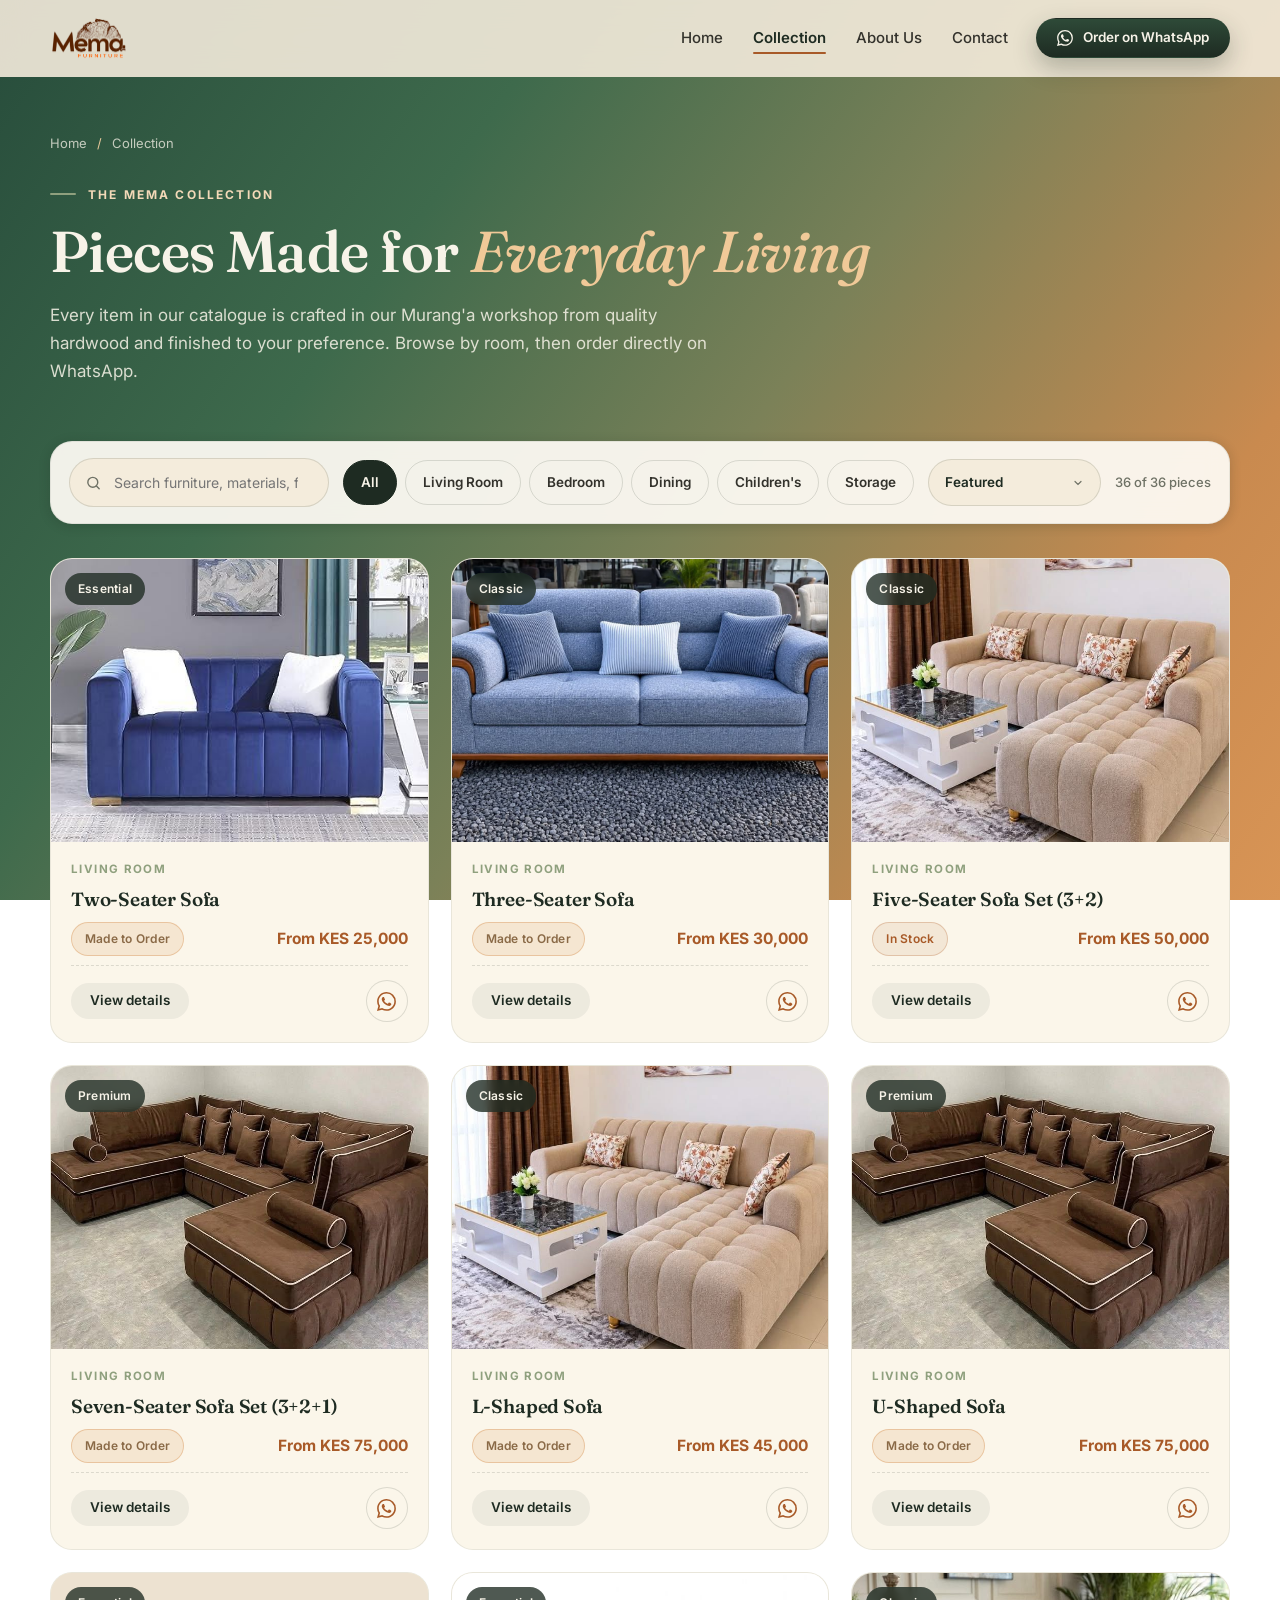
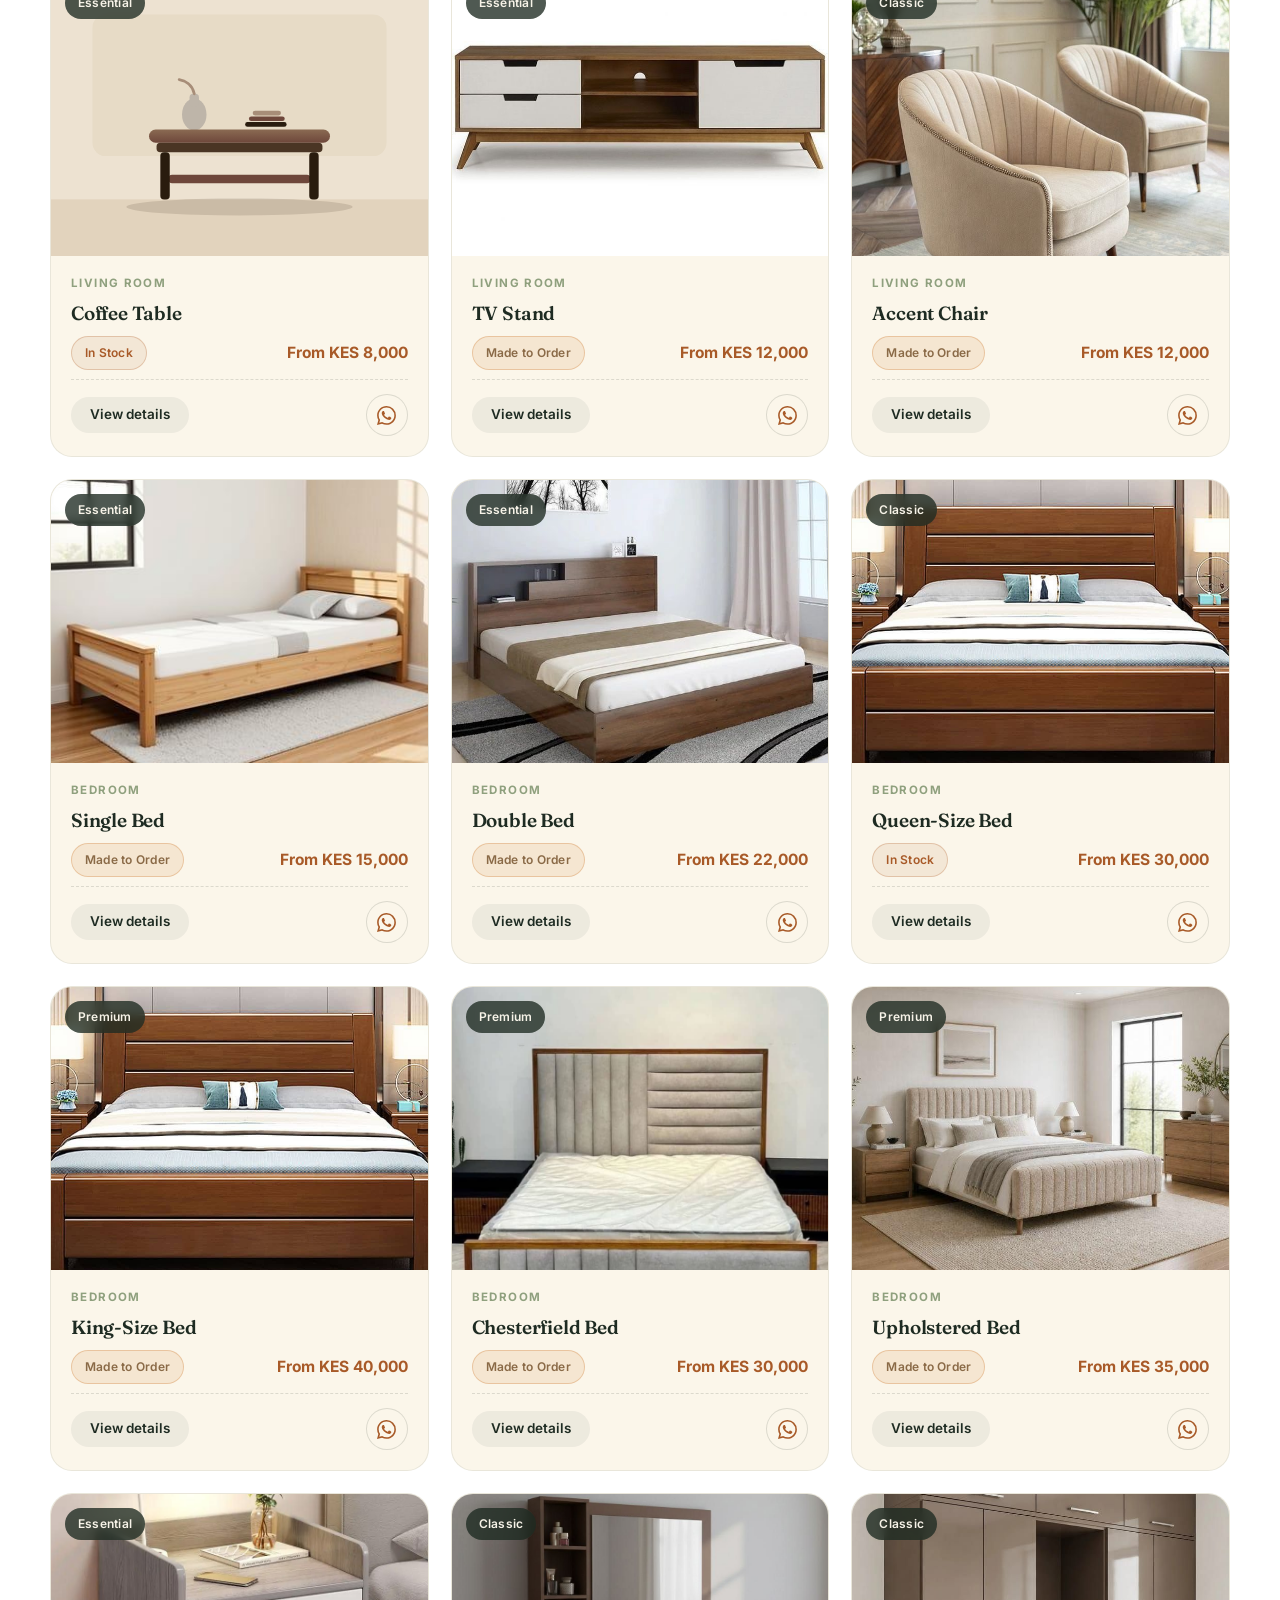
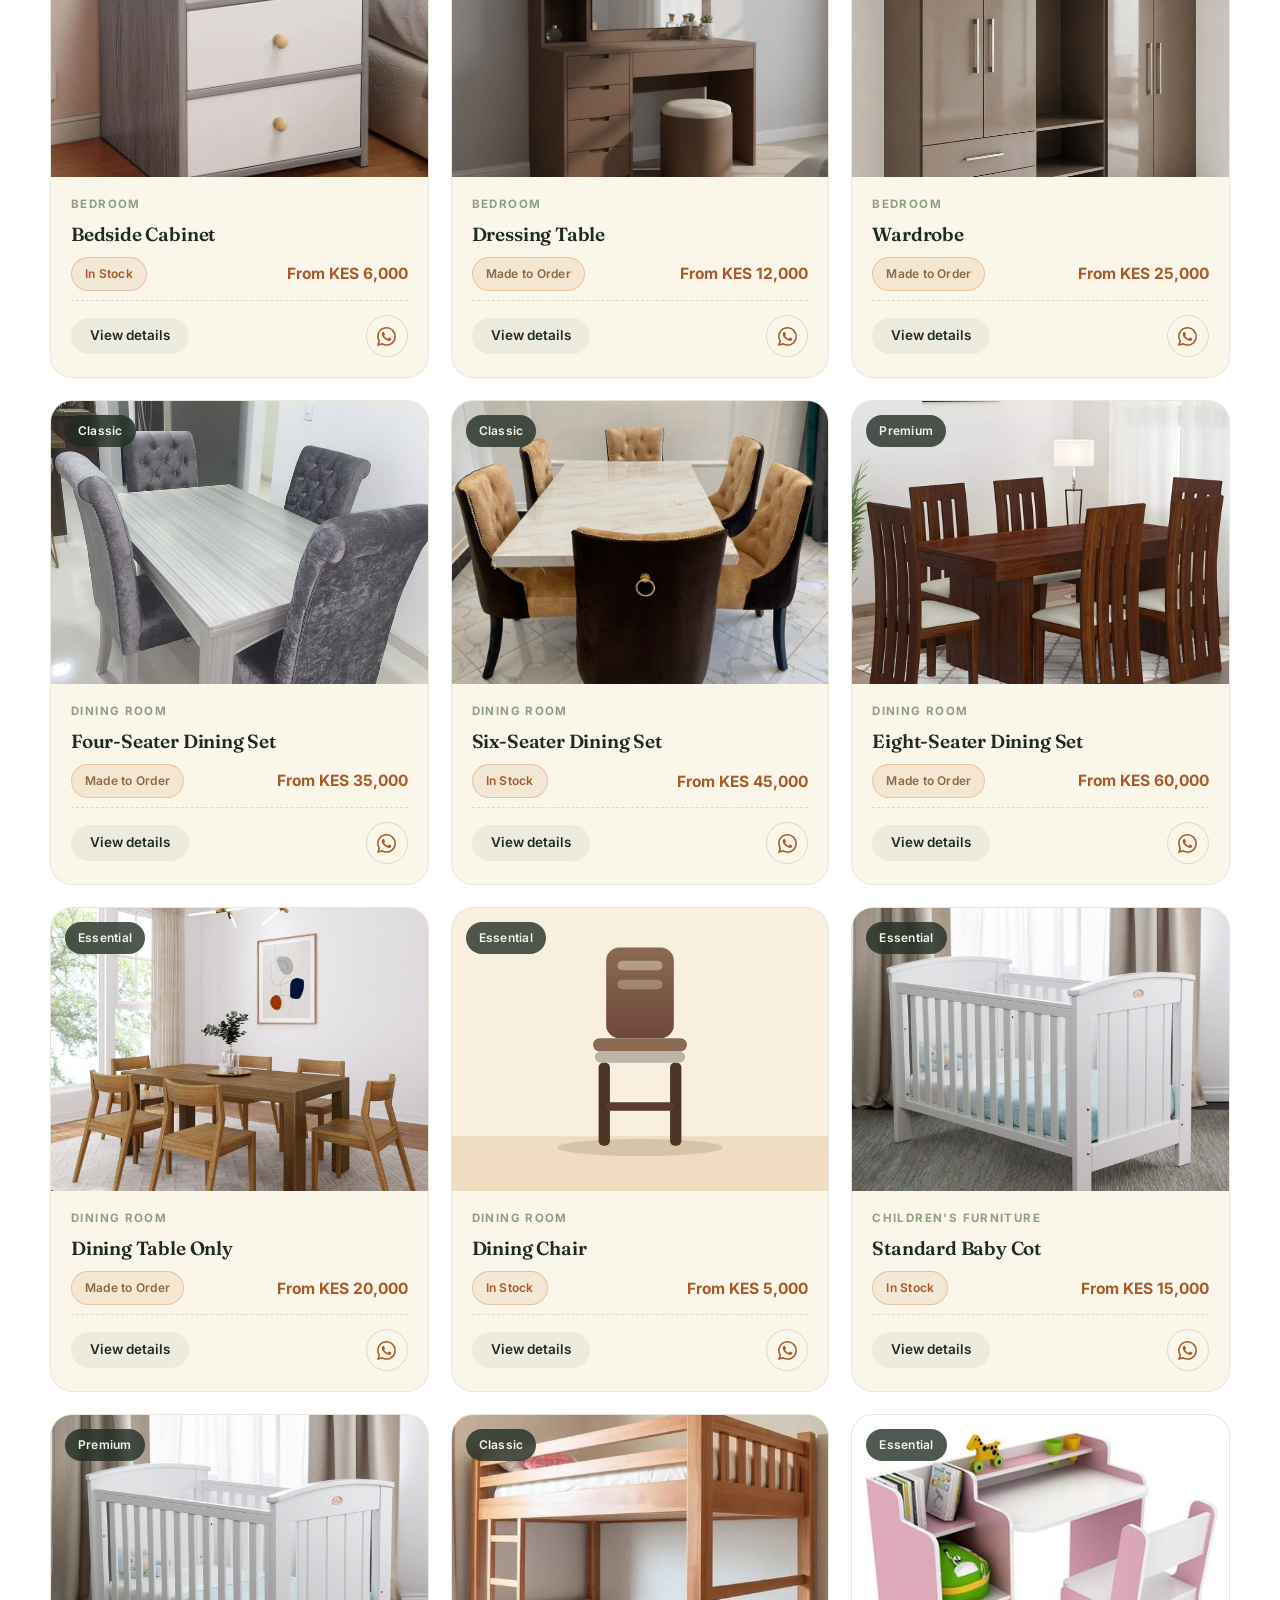
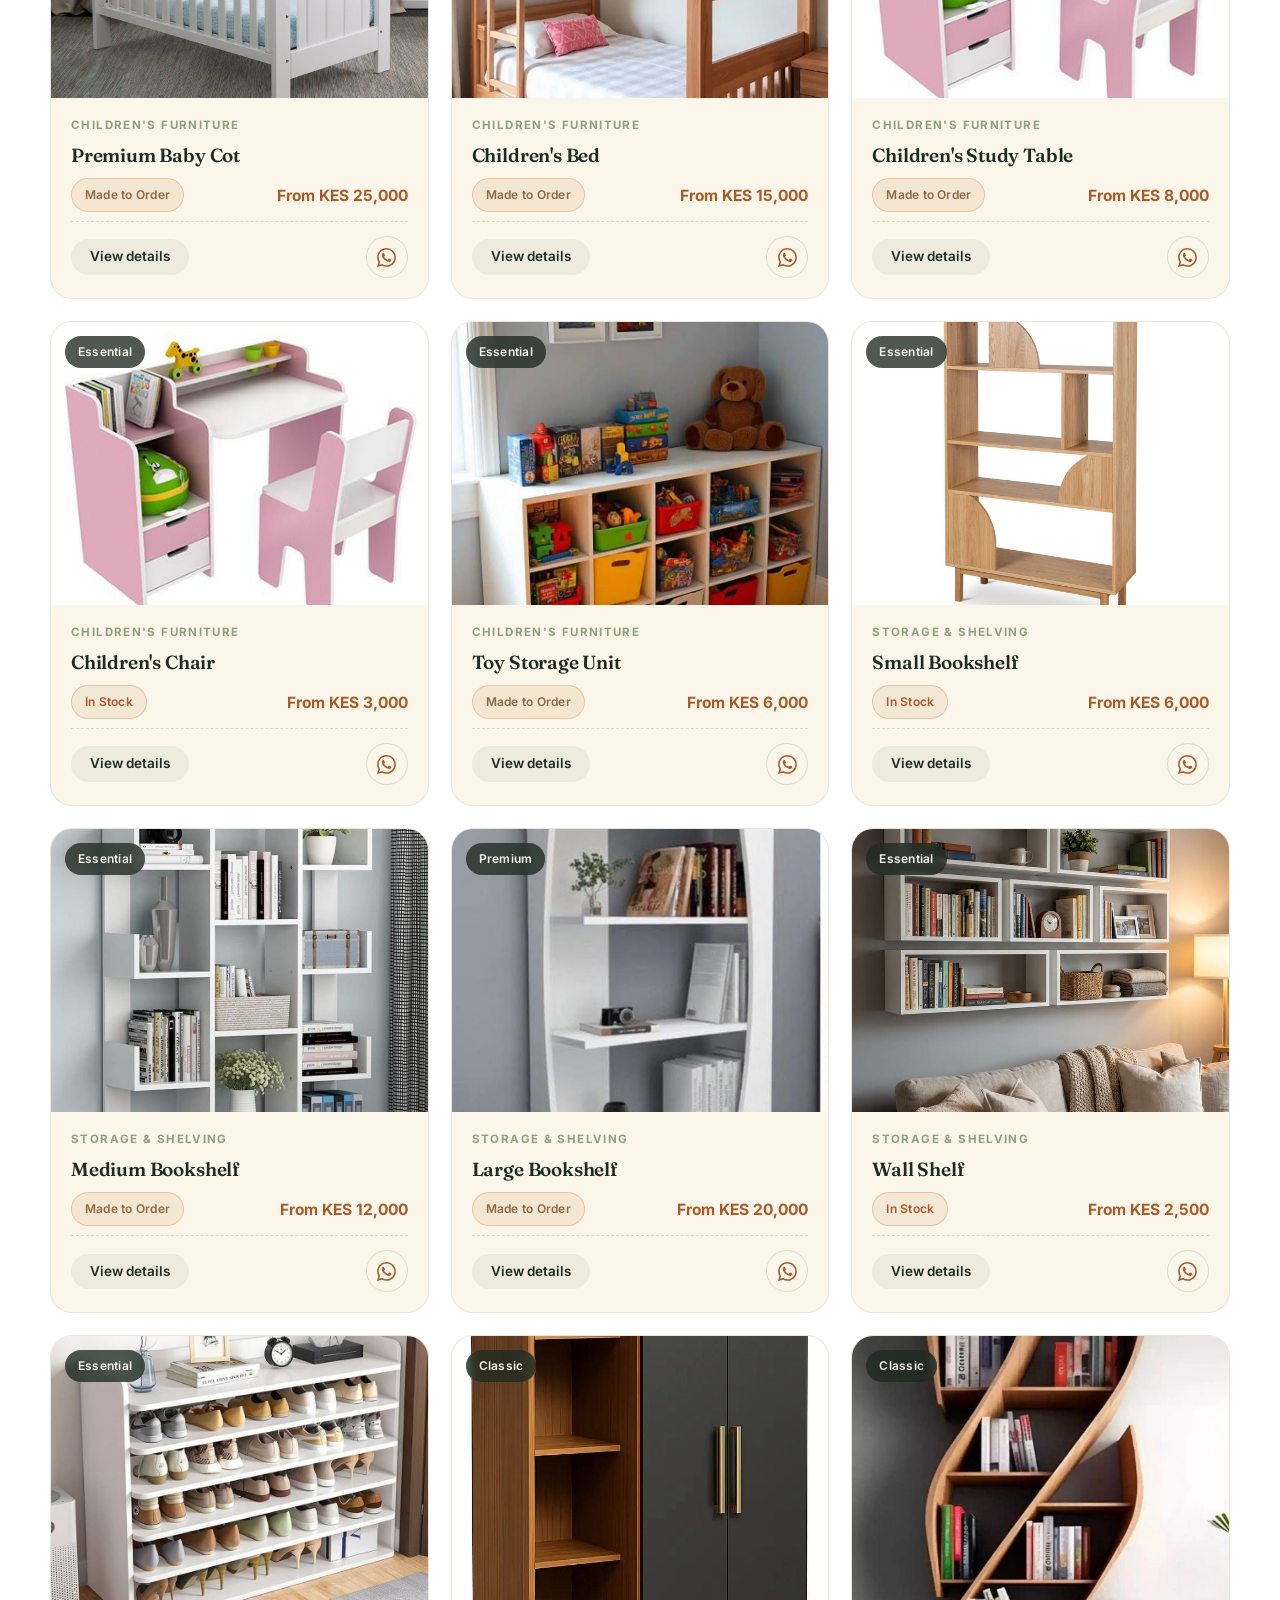
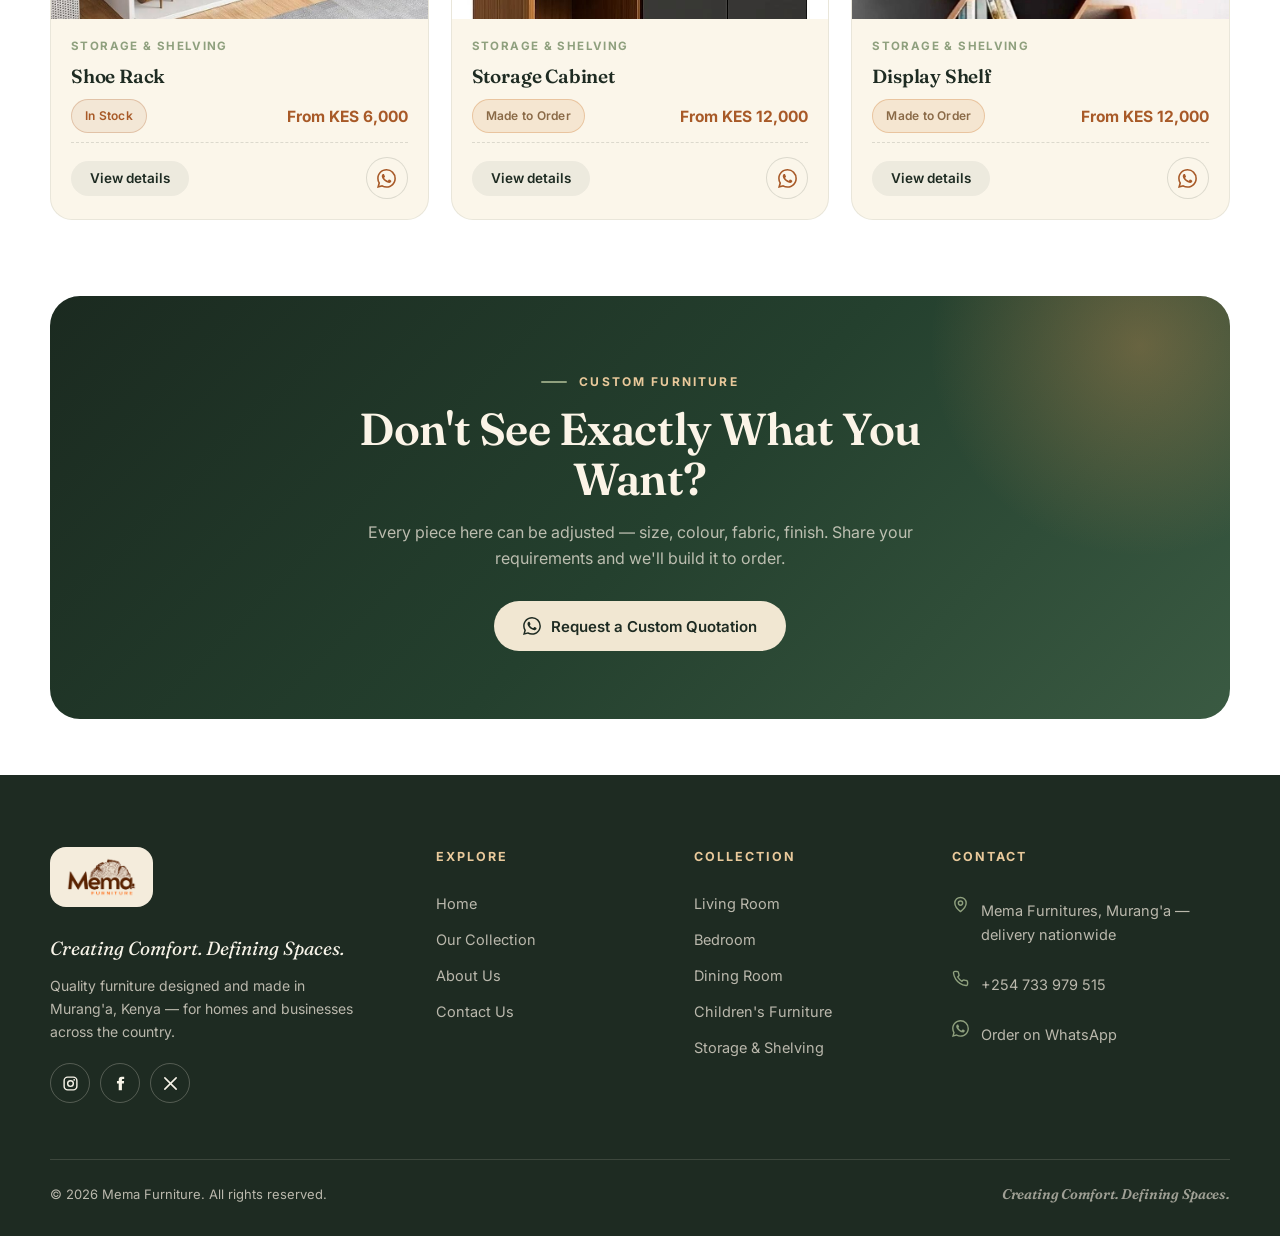
<file: collection.html>
<!DOCTYPE html>
<html lang="en">
<head>
  <meta charset="UTF-8">
  <meta name="viewport" content="width=device-width, initial-scale=1.0">
  <title>Our Collection — Mema Furniture | Sofas, Beds, Dining, Kids &amp; Custom</title>
  <meta name="description" content="Browse the full Mema Furniture catalogue: living room, bedroom, dining, children's furniture and storage & shelving — all made in Murang'a and delivered across Kenya.">
  <meta property="og:type" content="website">
  <meta property="og:title" content="Our Collection — Mema Furniture">
  <meta property="og:image" content="assets/img/living-room.jpg">
    <meta name="theme-color" content="#3E6A4C">
  <link rel="icon" type="image/png" href="assets/img/favicon.png">
  <link rel="apple-touch-icon" href="assets/img/apple-touch-icon.png">
  <link rel="preconnect" href="https://fonts.googleapis.com">
  <link rel="preconnect" href="https://fonts.gstatic.com" crossorigin>
  <link href="https://fonts.googleapis.com/css2?family=Fraunces:ital,opsz,wght@0,9..144,400..700;1,9..144,400..700&family=Inter:wght@400;500;600;700&display=swap" rel="stylesheet">
  <link rel="stylesheet" href="assets/css/styles.css">
</head>
<body>
  <svg width="0" height="0" style="position:absolute" aria-hidden="true">
    <symbol id="i-wa" viewBox="0 0 24 24"><path fill="currentColor" d="M17.472 14.382c-.297-.149-1.758-.867-2.03-.967-.273-.099-.471-.148-.67.15-.197.297-.767.966-.94 1.164-.173.199-.347.223-.644.075-.297-.15-1.255-.463-2.39-1.475-.883-.788-1.48-1.761-1.653-2.059-.173-.297-.018-.458.13-.606.134-.133.297-.347.446-.52.149-.174.198-.298.298-.497.099-.198.05-.371-.05-.52-.099-.148-.669-1.612-.916-2.207-.242-.579-.487-.501-.669-.51l-.57-.01c-.198 0-.52.074-.792.372-.272.297-1.04 1.016-1.04 2.479 0 1.462 1.065 2.875 1.213 3.074.149.198 2.096 3.2 5.077 4.487.709.306 1.262.489 1.694.625.712.227 1.36.195 1.872.118.571-.085 1.758-.719 2.006-1.413.248-.694.248-1.289.173-1.413-.074-.124-.272-.198-.57-.347m-5.421 7.403h-.004a9.87 9.87 0 0 1-5.031-1.378l-.361-.214-3.741.982.998-3.648-.235-.374a9.86 9.86 0 0 1-1.51-5.26c.001-5.45 4.436-9.884 9.888-9.884 2.64 0 5.122 1.03 6.988 2.898a9.825 9.825 0 0 1 2.893 6.994c-.003 5.45-4.437 9.884-9.885 9.884m8.413-18.297A11.815 11.815 0 0 0 12.05 0C5.495 0 .16 5.335.157 11.892c0 2.096.547 4.142 1.588 5.945L0 24l6.305-1.654a11.882 11.882 0 0 0 5.683 1.448h.005c6.554 0 11.89-5.335 11.893-11.893a11.821 11.821 0 0 0-3.48-8.413"/></symbol>
    <symbol id="i-search" viewBox="0 0 24 24"><circle cx="11" cy="11" r="7" fill="none" stroke="currentColor" stroke-width="2"/><path d="M20 20l-3.5-3.5" stroke="currentColor" stroke-width="2" stroke-linecap="round"/></symbol>
    <symbol id="i-arrow" viewBox="0 0 24 24"><path fill="none" stroke="currentColor" stroke-width="2" stroke-linecap="round" stroke-linejoin="round" d="M5 12h14M13 6l6 6-6 6"/></symbol>
    <symbol id="i-ruler" viewBox="0 0 24 24"><path fill="none" stroke="currentColor" stroke-width="2" stroke-linecap="round" stroke-linejoin="round" d="M17 3a2.83 2.83 0 1 1 4 4L7.5 20.5 2 22l1.5-5.5Z"/></symbol>
    <symbol id="i-menu" viewBox="0 0 24 24"><path fill="none" stroke="currentColor" stroke-width="2" stroke-linecap="round" d="M3 6h18M3 12h18M3 18h18"/></symbol>
    <symbol id="i-close" viewBox="0 0 24 24"><path fill="none" stroke="currentColor" stroke-width="2" stroke-linecap="round" d="M18 6 6 18M6 6l12 12"/></symbol>
    <symbol id="i-pin" viewBox="0 0 24 24"><path fill="none" stroke="currentColor" stroke-width="2" stroke-linecap="round" stroke-linejoin="round" d="M20 10c0 6-8 12-8 12s-8-6-8-12a8 8 0 0 1 16 0Z"/><circle cx="12" cy="10" r="3" fill="none" stroke="currentColor" stroke-width="2"/></symbol>
    <symbol id="i-phone" viewBox="0 0 24 24"><path fill="none" stroke="currentColor" stroke-width="2" stroke-linecap="round" stroke-linejoin="round" d="M22 16.92v3a2 2 0 0 1-2.18 2 19.79 19.79 0 0 1-8.63-3.07 19.5 19.5 0 0 1-6-6 19.79 19.79 0 0 1-3.07-8.67A2 2 0 0 1 4.11 2h3a2 2 0 0 1 2 1.72 12.84 12.84 0 0 0 .7 2.81 2 2 0 0 1-.45 2.11L8.09 9.91a16 16 0 0 0 6 6l1.27-1.27a2 2 0 0 1 2.11-.45 12.84 12.84 0 0 0 2.81.7A2 2 0 0 1 22 16.92z"/></symbol>
    <symbol id="i-instagram" viewBox="0 0 24 24"><rect x="3" y="3" width="18" height="18" rx="5" fill="none" stroke="currentColor" stroke-width="2"/><circle cx="12" cy="12" r="4" fill="none" stroke="currentColor" stroke-width="2"/><circle cx="17.2" cy="6.8" r="1.3" fill="currentColor"/></symbol>
    <symbol id="i-facebook" viewBox="0 0 24 24"><path fill="currentColor" d="M14 8.5V6.8c0-.8.5-1 1-1h2.2V2.5H14a4.3 4.3 0 0 0-4.5 4.3v1.7H7v3.6h2.5v9.4H14v-9.4h2.7l.4-3.6z"/></symbol>
    <symbol id="i-x-social" viewBox="0 0 24 24"><path fill="none" stroke="currentColor" stroke-width="2.2" stroke-linecap="round" d="M4 4l16 16M20 4L4 20"/></symbol>
  </svg>

  <header class="site-header">
    <div class="container header-inner">
      <a class="brand" href="index.html" aria-label="Mema Furniture — home">
        <img src="assets/img/mema-logo-transparent.png" alt="Mema Furniture logo">
      </a>
      <nav class="site-nav" id="site-nav" aria-label="Main navigation">
        <a href="index.html">Home</a>
        <a href="collection.html" aria-current="page">Collection</a>
        <a href="about.html">About Us</a>
        <a href="contact.html">Contact</a>
      </nav>
      <a class="btn btn-primary btn-sm header-cta" href="https://wa.me/254733979515?text=Hi%20Mema%20Furniture!" target="_blank" rel="noopener">
        <svg class="ic" aria-hidden="true"><use href="#i-wa"/></svg>Order on WhatsApp
      </a>
      <button class="nav-toggle" id="nav-toggle" aria-expanded="false" aria-controls="site-nav" aria-label="Toggle navigation">
        <svg class="i-menu" aria-hidden="true"><use href="#i-menu"/></svg>
        <svg class="i-close" aria-hidden="true"><use href="#i-close"/></svg>
      </button>
    </div>
  </header>

  <main>
    <section class="page-hero">
      <div class="container">
        <nav class="crumbs" aria-label="Breadcrumb">
          <a href="index.html">Home</a><span aria-hidden="true">/</span><span>Collection</span>
        </nav>
        <p class="eyebrow">The Mema Collection</p>
        <h1>Pieces Made for <em>Everyday Living</em></h1>
        <p class="lead">Every item in our catalogue is crafted in our Murang'a workshop from quality hardwood and finished to your preference. Browse by room, then order directly on WhatsApp.</p>
      </div>
    </section>

    <section class="section-tight" style="padding-top:16px">
      <div class="container">
        <div class="toolbar">
          <div class="search-box">
            <svg aria-hidden="true"><use href="#i-search"/></svg>
            <input type="search" id="catalog-search" placeholder="Search furniture, materials, finishes…" aria-label="Search the collection">
          </div>
          <div class="pills" role="group" aria-label="Filter by category">
            <button class="pill is-active" data-cat="all">All</button>
            <button class="pill" data-cat="living">Living Room</button>
            <button class="pill" data-cat="bedroom">Bedroom</button>
            <button class="pill" data-cat="dining">Dining</button>
            <button class="pill" data-cat="kids">Children's</button>
            <button class="pill" data-cat="storage">Storage</button>
          </div>
          <select id="catalog-sort" aria-label="Sort products">
            <option value="featured">Featured</option>
            <option value="price-asc">Price: Low to High</option>
            <option value="price-desc">Price: High to Low</option>
            <option value="name">Name: A–Z</option>
          </select>
          <span class="catalog-count" id="catalog-count"></span>
        </div>

        <div class="grid-catalog" id="catalog-grid"></div>

        <div class="catalog-empty" id="catalog-empty" hidden>
          <h3>Nothing matches that search</h3>
          <p>Try a different term — or ask us directly. If we don't have it, we can build it for you.</p>
          <a class="btn btn-primary" href="https://wa.me/254733979515?text=Hi%20Mema%20Furniture!%20I'm%20looking%20for%20a%20piece%20I%20couldn't%20find%20on%20the%20website%3A%20" target="_blank" rel="noopener">Ask on WhatsApp</a>
        </div>

        <div class="cta-band reveal" style="margin-top:76px">
          <p class="eyebrow" style="justify-content:center;color:var(--sand)">Custom furniture</p>
          <h2>Don't See Exactly What You Want?</h2>
          <p>Every piece here can be adjusted — size, colour, fabric, finish. Share your requirements and we'll build it to order.</p>
          <div class="cta-actions">
            <a class="btn btn-light" href="https://wa.me/254733979515?text=Hi%20Mema%20Furniture!%20I'd%20like%20to%20order%20custom%20furniture.%20Here%20are%20my%20requirements%3A%20" target="_blank" rel="noopener">
              <svg class="ic" aria-hidden="true"><use href="#i-wa"/></svg>Request a Custom Quotation
            </a>
          </div>
        </div>
      </div>
    </section>
  </main>

  <footer class="site-footer">
    <div class="container footer-top">
      <div class="f-grid">
        <div class="f-brand">
          <span class="logo-card"><img src="assets/img/mema-logo-transparent.png" alt="Mema Furniture logo"></span>
          <p class="tagline">Creating Comfort. Defining Spaces.</p>
          <p>Quality furniture designed and made in Murang'a, Kenya — for homes and businesses across the country.</p>
          <div class="f-social">
            <a href="#" aria-label="Mema Furniture on Instagram"><svg aria-hidden="true"><use href="#i-instagram"/></svg></a>
            <a href="#" aria-label="Mema Furniture on Facebook"><svg aria-hidden="true"><use href="#i-facebook"/></svg></a>
            <a href="#" aria-label="Mema Furniture on X"><svg aria-hidden="true"><use href="#i-x-social"/></svg></a>
          </div>
        </div>
        <div class="f-col">
          <h4>Explore</h4>
          <a href="index.html">Home</a>
          <a href="collection.html">Our Collection</a>
          <a href="about.html">About Us</a>
          <a href="contact.html">Contact Us</a>
        </div>
        <div class="f-col">
          <h4>Collection</h4>
          <a href="collection.html?cat=living">Living Room</a>
          <a href="collection.html?cat=bedroom">Bedroom</a>
          <a href="collection.html?cat=dining">Dining Room</a>
          <a href="collection.html?cat=kids">Children's Furniture</a>
          <a href="collection.html?cat=storage">Storage &amp; Shelving</a>
        </div>
        <div class="f-col">
          <h4>Contact</h4>
          <ul class="f-contact">
            <li><svg aria-hidden="true"><use href="#i-pin"/></svg><a href="https://maps.app.goo.gl/ZGTPfcQnaC6tn3UP7" target="_blank" rel="noopener">Mema Furnitures, Murang'a — delivery nationwide</a></li>
            <li><svg aria-hidden="true"><use href="#i-phone"/></svg><a href="tel:+254733979515">+254 733 979 515</a></li>
            <li><svg aria-hidden="true"><use href="#i-wa"/></svg><a href="https://wa.me/254733979515" target="_blank" rel="noopener">Order on WhatsApp</a></li>
          </ul>
        </div>
      </div>
      <div class="f-bottom">
        <span>© <span id="year"></span> Mema Furniture. All rights reserved.</span>
        <span class="serif">Creating Comfort. Defining Spaces.</span>
      </div>
    </div>
  </footer>

  <script src="assets/js/products.js"></script>
  <script src="assets/js/shop.js"></script>
  <script src="assets/js/main.js"></script>
</body>
</html>
</file>
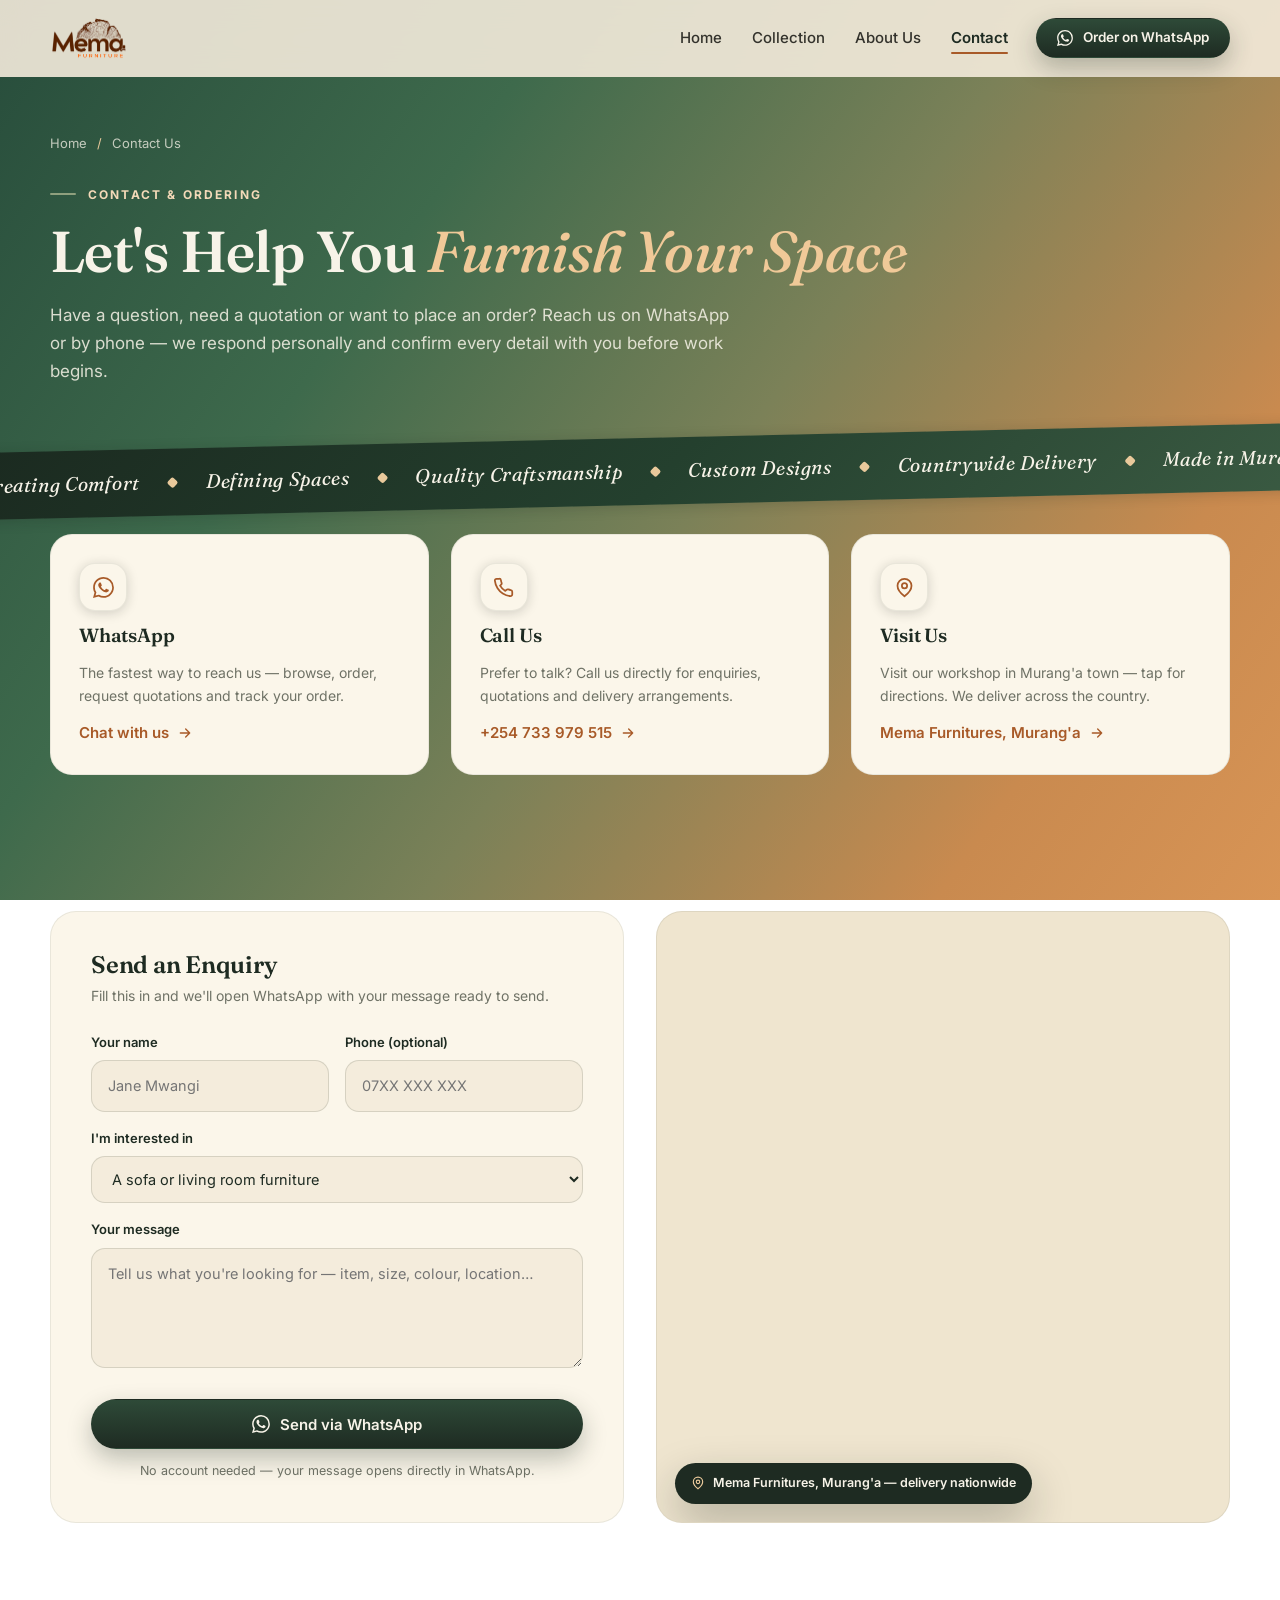
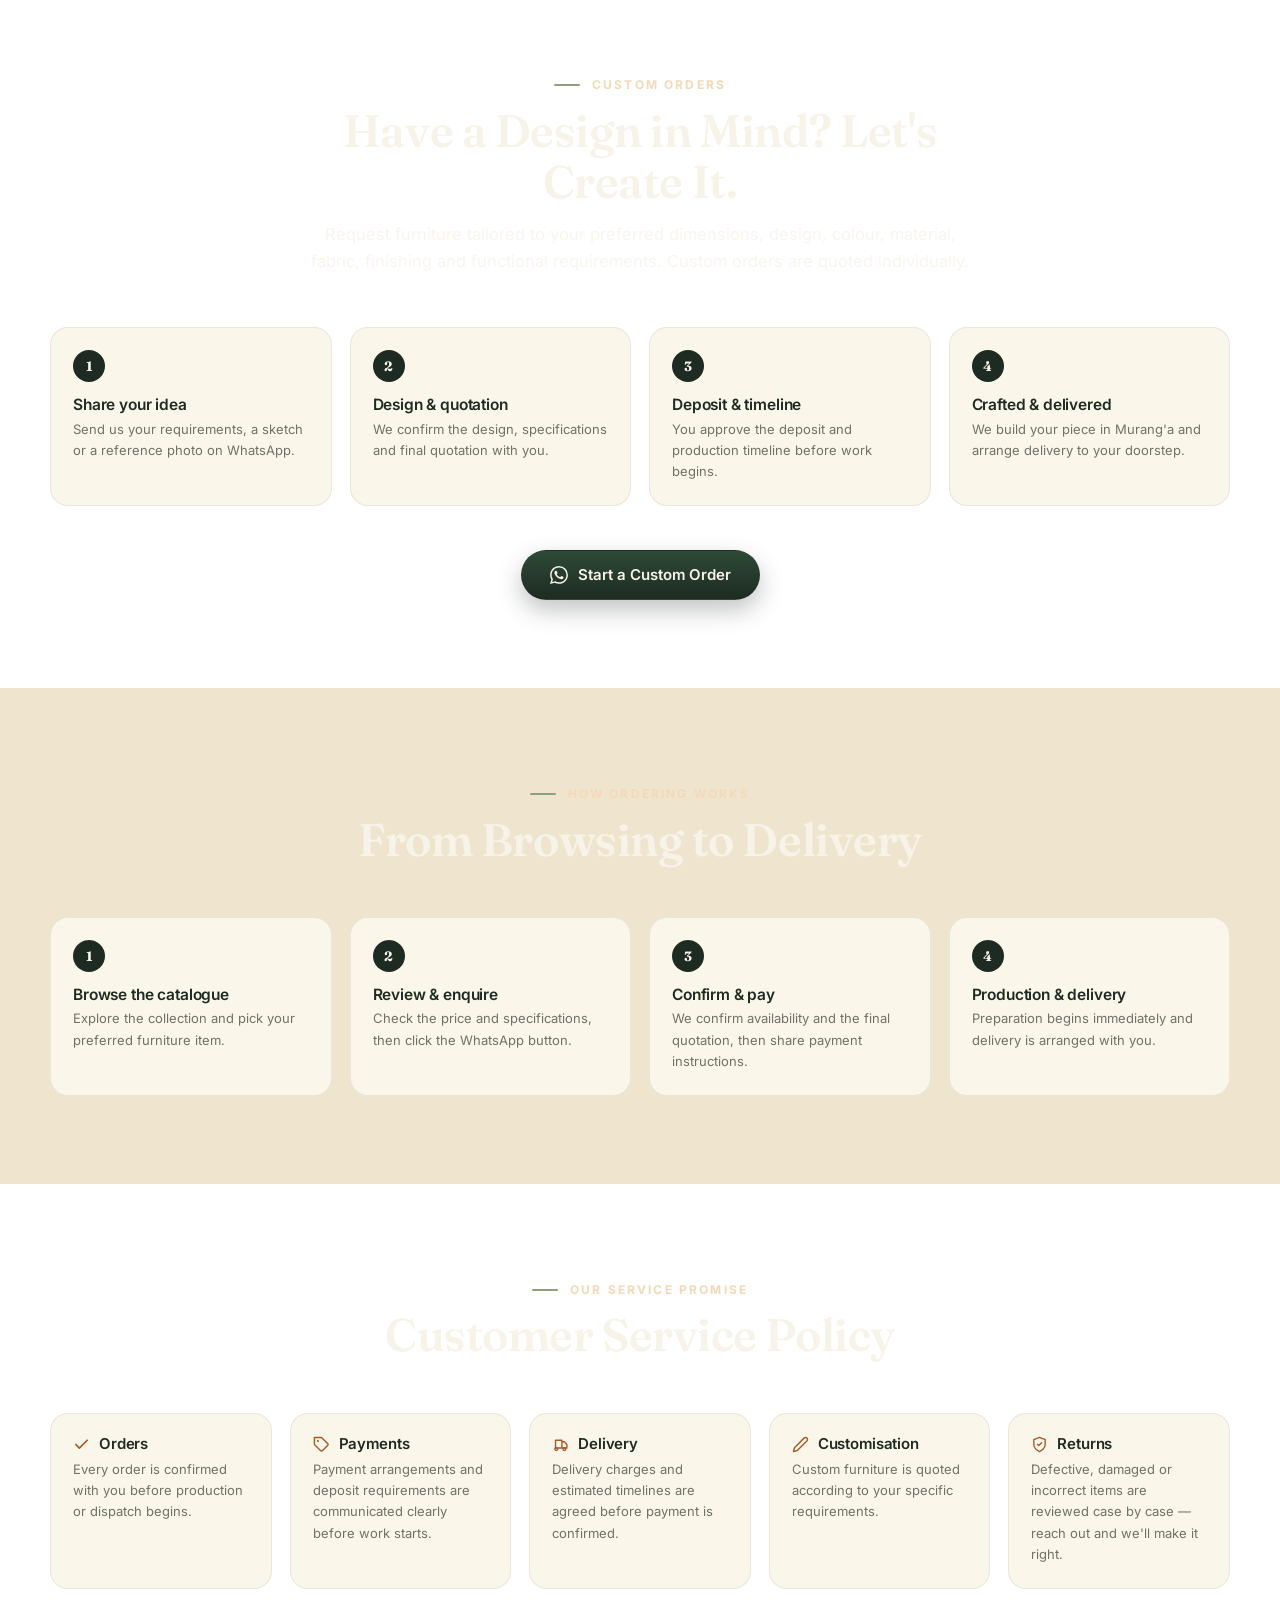
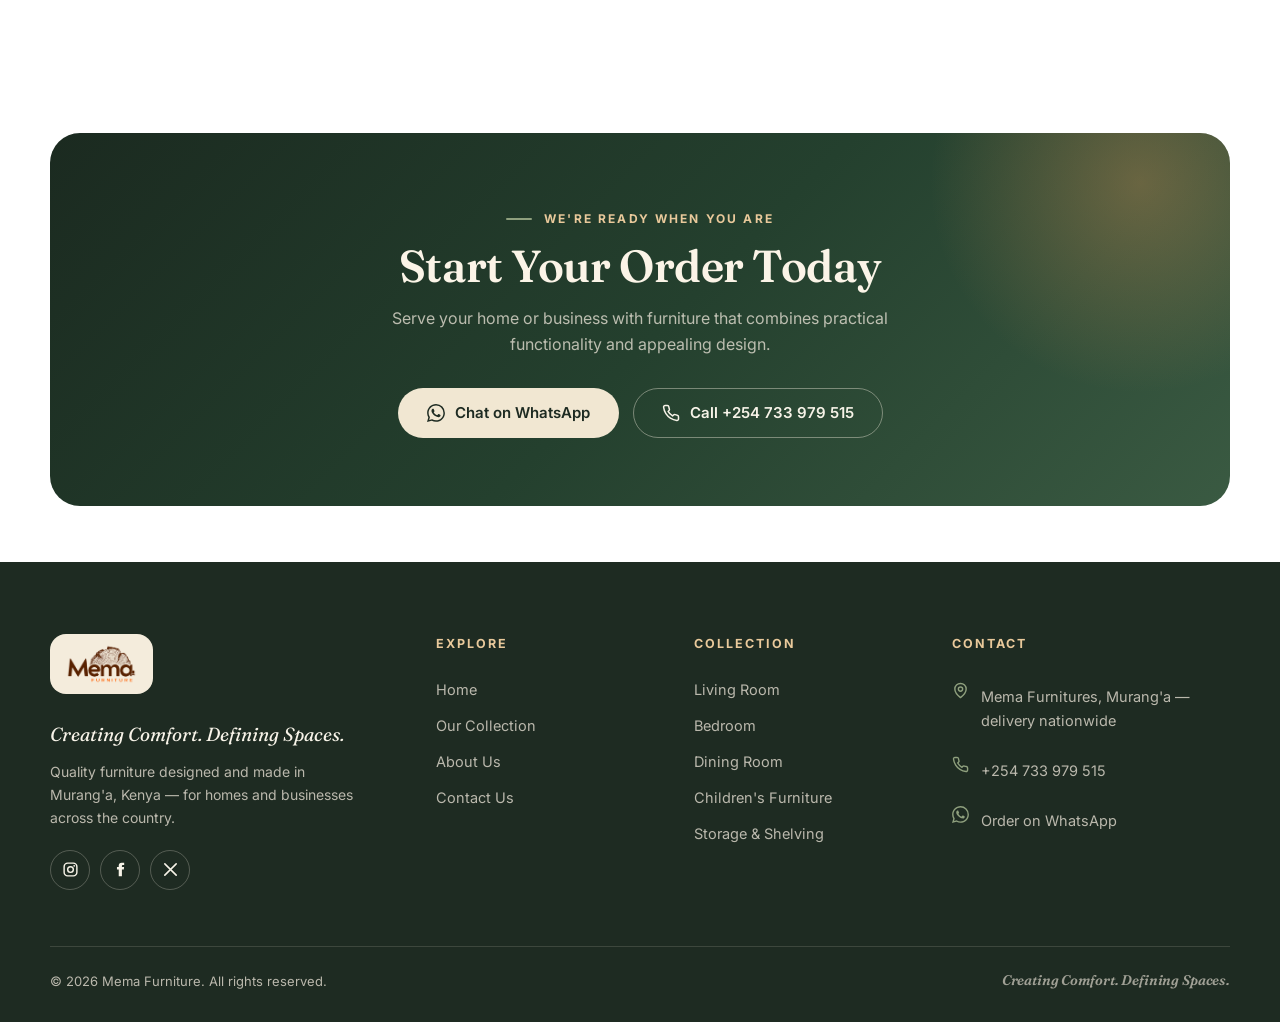
<file: contact.html>
<!DOCTYPE html>
<html lang="en">
<head>
  <meta charset="UTF-8">
  <meta name="viewport" content="width=device-width, initial-scale=1.0">
  <title>Contact Us — Mema Furniture | Murang'a, Kenya</title>
  <meta name="description" content="Get in touch with Mema Furniture. Call or WhatsApp +254 733 979 515 for quotations, custom orders and delivery across Kenya. Based in Murang'a.">
  <meta property="og:type" content="website">
  <meta property="og:title" content="Contact Mema Furniture">
  <meta property="og:image" content="assets/img/living-room.jpg">
    <meta name="theme-color" content="#3E6A4C">
  <link rel="icon" type="image/png" href="assets/img/favicon.png">
  <link rel="apple-touch-icon" href="assets/img/apple-touch-icon.png">
  <link rel="preconnect" href="https://fonts.googleapis.com">
  <link rel="preconnect" href="https://fonts.gstatic.com" crossorigin>
  <link href="https://fonts.googleapis.com/css2?family=Fraunces:ital,opsz,wght@0,9..144,400..700;1,9..144,400..700&family=Inter:wght@400;500;600;700&display=swap" rel="stylesheet">
  <link rel="stylesheet" href="assets/css/styles.css">
</head>
<body>
  <svg width="0" height="0" style="position:absolute" aria-hidden="true">
    <symbol id="i-wa" viewBox="0 0 24 24"><path fill="currentColor" d="M17.472 14.382c-.297-.149-1.758-.867-2.03-.967-.273-.099-.471-.148-.67.15-.197.297-.767.966-.94 1.164-.173.199-.347.223-.644.075-.297-.15-1.255-.463-2.39-1.475-.883-.788-1.48-1.761-1.653-2.059-.173-.297-.018-.458.13-.606.134-.133.297-.347.446-.52.149-.174.198-.298.298-.497.099-.198.05-.371-.05-.52-.099-.148-.669-1.612-.916-2.207-.242-.579-.487-.501-.669-.51l-.57-.01c-.198 0-.52.074-.792.372-.272.297-1.04 1.016-1.04 2.479 0 1.462 1.065 2.875 1.213 3.074.149.198 2.096 3.2 5.077 4.487.709.306 1.262.489 1.694.625.712.227 1.36.195 1.872.118.571-.085 1.758-.719 2.006-1.413.248-.694.248-1.289.173-1.413-.074-.124-.272-.198-.57-.347m-5.421 7.403h-.004a9.87 9.87 0 0 1-5.031-1.378l-.361-.214-3.741.982.998-3.648-.235-.374a9.86 9.86 0 0 1-1.51-5.26c.001-5.45 4.436-9.884 9.888-9.884 2.64 0 5.122 1.03 6.988 2.898a9.825 9.825 0 0 1 2.893 6.994c-.003 5.45-4.437 9.884-9.885 9.884m8.413-18.297A11.815 11.815 0 0 0 12.05 0C5.495 0 .16 5.335.157 11.892c0 2.096.547 4.142 1.588 5.945L0 24l6.305-1.654a11.882 11.882 0 0 0 5.683 1.448h.005c6.554 0 11.89-5.335 11.893-11.893a11.821 11.821 0 0 0-3.48-8.413"/></symbol>
    <symbol id="i-arrow" viewBox="0 0 24 24"><path fill="none" stroke="currentColor" stroke-width="2" stroke-linecap="round" stroke-linejoin="round" d="M5 12h14M13 6l6 6-6 6"/></symbol>
    <symbol id="i-check" viewBox="0 0 24 24"><path fill="none" stroke="currentColor" stroke-width="2.4" stroke-linecap="round" stroke-linejoin="round" d="M20 6 9 17l-5-5"/></symbol>
    <symbol id="i-shield" viewBox="0 0 24 24"><path fill="none" stroke="currentColor" stroke-width="2" stroke-linejoin="round" d="M12 22s8-3.6 8-10V5l-8-3-8 3v7c0 6.4 8 10 8 10z"/><path fill="none" stroke="currentColor" stroke-width="2" stroke-linecap="round" stroke-linejoin="round" d="M9 11.5l2 2 4-4"/></symbol>
    <symbol id="i-spark" viewBox="0 0 24 24"><path fill="none" stroke="currentColor" stroke-width="2" stroke-linejoin="round" d="M12 2l2.4 7.6L22 12l-7.6 2.4L12 22l-2.4-7.6L2 12l7.6-2.4Z"/></symbol>
    <symbol id="i-tag" viewBox="0 0 24 24"><path fill="none" stroke="currentColor" stroke-width="2" stroke-linejoin="round" d="M20.59 13.41l-7.17 7.17a2 2 0 0 1-2.83 0L2 12V2h10l8.59 8.59a2 2 0 0 1 0 2.82z"/><circle cx="7" cy="7" r="1.5" fill="currentColor"/></symbol>
    <symbol id="i-truck" viewBox="0 0 24 24"><path fill="none" stroke="currentColor" stroke-width="2" stroke-linecap="round" stroke-linejoin="round" d="M14 17h-9v-11h9zM14 8h3.5L21 12v5h-7"/><circle cx="6" cy="18.5" r="2" fill="none" stroke="currentColor" stroke-width="2"/><circle cx="17.5" cy="18.5" r="2" fill="none" stroke="currentColor" stroke-width="2"/></symbol>
    <symbol id="i-clock" viewBox="0 0 24 24"><circle cx="12" cy="12" r="9" fill="none" stroke="currentColor" stroke-width="2"/><path fill="none" stroke="currentColor" stroke-width="2" stroke-linecap="round" d="M12 7v5l3 2"/></symbol>
    <symbol id="i-ruler" viewBox="0 0 24 24"><path fill="none" stroke="currentColor" stroke-width="2" stroke-linecap="round" stroke-linejoin="round" d="M17 3a2.83 2.83 0 1 1 4 4L7.5 20.5 2 22l1.5-5.5Z"/></symbol>
    <symbol id="i-menu" viewBox="0 0 24 24"><path fill="none" stroke="currentColor" stroke-width="2" stroke-linecap="round" d="M3 6h18M3 12h18M3 18h18"/></symbol>
    <symbol id="i-close" viewBox="0 0 24 24"><path fill="none" stroke="currentColor" stroke-width="2" stroke-linecap="round" d="M18 6 6 18M6 6l12 12"/></symbol>
    <symbol id="i-pin" viewBox="0 0 24 24"><path fill="none" stroke="currentColor" stroke-width="2" stroke-linecap="round" stroke-linejoin="round" d="M20 10c0 6-8 12-8 12s-8-6-8-12a8 8 0 0 1 16 0Z"/><circle cx="12" cy="10" r="3" fill="none" stroke="currentColor" stroke-width="2"/></symbol>
    <symbol id="i-phone" viewBox="0 0 24 24"><path fill="none" stroke="currentColor" stroke-width="2" stroke-linecap="round" stroke-linejoin="round" d="M22 16.92v3a2 2 0 0 1-2.18 2 19.79 19.79 0 0 1-8.63-3.07 19.5 19.5 0 0 1-6-6 19.79 19.79 0 0 1-3.07-8.67A2 2 0 0 1 4.11 2h3a2 2 0 0 1 2 1.72 12.84 12.84 0 0 0 .7 2.81 2 2 0 0 1-.45 2.11L8.09 9.91a16 16 0 0 0 6 6l1.27-1.27a2 2 0 0 1 2.11-.45 12.84 12.84 0 0 0 2.81.7A2 2 0 0 1 22 16.92z"/></symbol>
    <symbol id="i-instagram" viewBox="0 0 24 24"><rect x="3" y="3" width="18" height="18" rx="5" fill="none" stroke="currentColor" stroke-width="2"/><circle cx="12" cy="12" r="4" fill="none" stroke="currentColor" stroke-width="2"/><circle cx="17.2" cy="6.8" r="1.3" fill="currentColor"/></symbol>
    <symbol id="i-facebook" viewBox="0 0 24 24"><path fill="currentColor" d="M14 8.5V6.8c0-.8.5-1 1-1h2.2V2.5H14a4.3 4.3 0 0 0-4.5 4.3v1.7H7v3.6h2.5v9.4H14v-9.4h2.7l.4-3.6z"/></symbol>
    <symbol id="i-x-social" viewBox="0 0 24 24"><path fill="none" stroke="currentColor" stroke-width="2.2" stroke-linecap="round" d="M4 4l16 16M20 4L4 20"/></symbol>
  </svg>

  <header class="site-header">
    <div class="container header-inner">
      <a class="brand" href="index.html" aria-label="Mema Furniture — home">
        <img src="assets/img/mema-logo-transparent.png" alt="Mema Furniture logo">
      </a>
      <nav class="site-nav" id="site-nav" aria-label="Main navigation">
        <a href="index.html">Home</a>
        <a href="collection.html">Collection</a>
        <a href="about.html">About Us</a>
        <a href="contact.html" aria-current="page">Contact</a>
      </nav>
      <a class="btn btn-primary btn-sm header-cta" href="https://wa.me/254733979515?text=Hi%20Mema%20Furniture!" target="_blank" rel="noopener">
        <svg class="ic" aria-hidden="true"><use href="#i-wa"/></svg>Order on WhatsApp
      </a>
      <button class="nav-toggle" id="nav-toggle" aria-expanded="false" aria-controls="site-nav" aria-label="Toggle navigation">
        <svg class="i-menu" aria-hidden="true"><use href="#i-menu"/></svg>
        <svg class="i-close" aria-hidden="true"><use href="#i-close"/></svg>
      </button>
    </div>
  </header>

  <main>
    <section class="page-hero">
      <div class="container">
        <nav class="crumbs" aria-label="Breadcrumb">
          <a href="index.html">Home</a><span aria-hidden="true">/</span><span>Contact Us</span>
        </nav>
        <p class="eyebrow">Contact &amp; Ordering</p>
        <h1>Let's Help You <em>Furnish Your Space</em></h1>
        <p class="lead">Have a question, need a quotation or want to place an order? Reach us on WhatsApp or by phone — we respond personally and confirm every detail with you before work begins.</p>
      </div>
    </section>

    <section class="marquee" aria-hidden="true">
      <div class="marquee-track">
        <span>Creating Comfort<i></i>Defining Spaces<i></i>Quality Craftsmanship<i></i>Custom Designs<i></i>Countrywide Delivery<i></i>Made in Murang'a<i></i></span>
        <span>Creating Comfort<i></i>Defining Spaces<i></i>Quality Craftsmanship<i></i>Countrywide Delivery<i></i>Made in Murang'a<i></i></span>
      </div>
    </section>

    <section class="section-tight" style="padding-top:16px">
      <div class="container contact-cards">
        <div class="c-card reveal">
          <span class="benefit-icon"><svg aria-hidden="true"><use href="#i-wa"/></svg></span>
          <h3>WhatsApp</h3>
          <p>The fastest way to reach us — browse, order, request quotations and track your order.</p>
          <a class="c-link" href="https://wa.me/254733979515?text=Hi%20Mema%20Furniture!" target="_blank" rel="noopener">Chat with us<svg aria-hidden="true"><use href="#i-arrow"/></svg></a>
        </div>
        <div class="c-card reveal">
          <span class="benefit-icon"><svg aria-hidden="true"><use href="#i-phone"/></svg></span>
          <h3>Call Us</h3>
          <p>Prefer to talk? Call us directly for enquiries, quotations and delivery arrangements.</p>
          <a class="c-link" href="tel:+254733979515">+254 733 979 515<svg aria-hidden="true"><use href="#i-arrow"/></svg></a>
        </div>
        <div class="c-card reveal">
          <span class="benefit-icon"><svg aria-hidden="true"><use href="#i-pin"/></svg></span>
          <h3>Visit Us</h3>
          <p>Visit our workshop in Murang'a town — tap for directions. We deliver across the country.</p>
          <a class="c-link" href="https://maps.app.goo.gl/ZGTPfcQnaC6tn3UP7" target="_blank" rel="noopener">Mema Furnitures, Murang'a<svg aria-hidden="true"><use href="#i-arrow"/></svg></a>
        </div>
      </div>
    </section>

    <section class="section-tight">
      <div class="container contact-grid">
        <div class="form-card reveal">
          <h3>Send an Enquiry</h3>
          <p>Fill this in and we'll open WhatsApp with your message ready to send.</p>
          <form id="enquiry-form">
            <div class="field-row">
              <div class="field">
                <label for="f-name">Your name</label>
                <input id="f-name" name="name" type="text" placeholder="Jane Mwangi" required>
              </div>
              <div class="field">
                <label for="f-phone">Phone (optional)</label>
                <input id="f-phone" name="phone" type="tel" placeholder="07XX XXX XXX">
              </div>
            </div>
            <div class="field">
              <label for="f-interest">I'm interested in</label>
              <select id="f-interest" name="interest">
                <option>A sofa or living room furniture</option>
                <option>A bed or bedroom furniture</option>
                <option>A dining set or table</option>
                <option>Children's furniture</option>
                <option>Storage &amp; shelving</option>
                <option>A custom furniture quotation</option>
                <option>Delivery information</option>
                <option>Something else</option>
              </select>
            </div>
            <div class="field">
              <label for="f-message">Your message</label>
              <textarea id="f-message" name="message" placeholder="Tell us what you're looking for — item, size, colour, location…" required></textarea>
            </div>
            <button class="btn btn-primary" type="submit">
              <svg class="ic" aria-hidden="true"><use href="#i-wa"/></svg>Send via WhatsApp
            </button>
            <p class="form-hint">No account needed — your message opens directly in WhatsApp.</p>
          </form>
        </div>
        <div class="map-card reveal">
          <iframe src="https://maps.google.com/maps?q=-0.7220671%2C37.1568298&z=16&output=embed" title="Mema Furnitures workshop location — Murang'a, Kenya" loading="lazy" referrerpolicy="no-referrer-when-downgrade" allowfullscreen></iframe>
          <span class="map-pin-tag"><svg aria-hidden="true"><use href="#i-pin"/></svg>Mema Furnitures, Murang'a — delivery nationwide</span>
        </div>
      </div>
    </section>

    <section class="section" id="custom">
      <div class="container">
        <div class="section-head">
          <p class="eyebrow" style="justify-content:center">Custom orders</p>
          <h2>Have a Design in Mind? Let's Create It.</h2>
          <p class="lead">Request furniture tailored to your preferred dimensions, design, colour, material, fabric, finishing and functional requirements. Custom orders are quoted individually.</p>
        </div>
        <div class="steps-grid">
          <div class="step reveal"><span class="step-n">1</span><h3>Share your idea</h3><p>Send us your requirements, a sketch or a reference photo on WhatsApp.</p></div>
          <div class="step reveal"><span class="step-n">2</span><h3>Design &amp; quotation</h3><p>We confirm the design, specifications and final quotation with you.</p></div>
          <div class="step reveal"><span class="step-n">3</span><h3>Deposit &amp; timeline</h3><p>You approve the deposit and production timeline before work begins.</p></div>
          <div class="step reveal"><span class="step-n">4</span><h3>Crafted &amp; delivered</h3><p>We build your piece in Murang'a and arrange delivery to your doorstep.</p></div>
        </div>
        <div class="view-all reveal">
          <a class="btn btn-primary" href="https://wa.me/254733979515?text=Hi%20Mema%20Furniture!%20I'd%20like%20to%20order%20custom%20furniture.%20Here%20are%20my%20requirements%3A%20" target="_blank" rel="noopener">
            <svg class="ic" aria-hidden="true"><use href="#i-wa"/></svg>Start a Custom Order
          </a>
        </div>
      </div>
    </section>

    <section class="section section-alt" id="ordering">
      <div class="container">
        <div class="section-head">
          <p class="eyebrow" style="justify-content:center">How ordering works</p>
          <h2>From Browsing to Delivery</h2>
        </div>
        <div class="steps-grid" style="grid-template-columns:repeat(4,1fr)">
          <div class="step reveal"><span class="step-n">1</span><h3>Browse the catalogue</h3><p>Explore the collection and pick your preferred furniture item.</p></div>
          <div class="step reveal"><span class="step-n">2</span><h3>Review &amp; enquire</h3><p>Check the price and specifications, then click the WhatsApp button.</p></div>
          <div class="step reveal"><span class="step-n">3</span><h3>Confirm &amp; pay</h3><p>We confirm availability and the final quotation, then share payment instructions.</p></div>
          <div class="step reveal"><span class="step-n">4</span><h3>Production &amp; delivery</h3><p>Preparation begins immediately and delivery is arranged with you.</p></div>
        </div>
      </div>
    </section>

    <section class="section">
      <div class="container">
        <div class="section-head">
          <p class="eyebrow" style="justify-content:center">Our service promise</p>
          <h2>Customer Service Policy</h2>
        </div>
        <div class="grid-policies">
          <div class="policy-card reveal">
            <h3><svg aria-hidden="true"><use href="#i-check"/></svg>Orders</h3>
            <p>Every order is confirmed with you before production or dispatch begins.</p>
          </div>
          <div class="policy-card reveal">
            <h3><svg aria-hidden="true"><use href="#i-tag"/></svg>Payments</h3>
            <p>Payment arrangements and deposit requirements are communicated clearly before work starts.</p>
          </div>
          <div class="policy-card reveal">
            <h3><svg aria-hidden="true"><use href="#i-truck"/></svg>Delivery</h3>
            <p>Delivery charges and estimated timelines are agreed before payment is confirmed.</p>
          </div>
          <div class="policy-card reveal">
            <h3><svg aria-hidden="true"><use href="#i-ruler"/></svg>Customisation</h3>
            <p>Custom furniture is quoted according to your specific requirements.</p>
          </div>
          <div class="policy-card reveal">
            <h3><svg aria-hidden="true"><use href="#i-shield"/></svg>Returns</h3>
            <p>Defective, damaged or incorrect items are reviewed case by case — reach out and we'll make it right.</p>
          </div>
        </div>
      </div>
    </section>

    <section class="section-tight">
      <div class="container">
        <div class="cta-band reveal">
          <p class="eyebrow" style="justify-content:center;color:var(--sand)">We're ready when you are</p>
          <h2>Start Your Order Today</h2>
          <p>Serve your home or business with furniture that combines practical functionality and appealing design.</p>
          <div class="cta-actions">
            <a class="btn btn-light" href="https://wa.me/254733979515?text=Hi%20Mema%20Furniture!" target="_blank" rel="noopener">
              <svg class="ic" aria-hidden="true"><use href="#i-wa"/></svg>Chat on WhatsApp
            </a>
            <a class="btn btn-outline-light" href="tel:+254733979515">
              <svg class="ic" aria-hidden="true"><use href="#i-phone"/></svg>Call +254 733 979 515
            </a>
          </div>
        </div>
      </div>
    </section>
  </main>

  <footer class="site-footer">
    <div class="container footer-top">
      <div class="f-grid">
        <div class="f-brand">
          <span class="logo-card"><img src="assets/img/mema-logo-transparent.png" alt="Mema Furniture logo"></span>
          <p class="tagline">Creating Comfort. Defining Spaces.</p>
          <p>Quality furniture designed and made in Murang'a, Kenya — for homes and businesses across the country.</p>
          <div class="f-social">
            <a href="#" aria-label="Mema Furniture on Instagram"><svg aria-hidden="true"><use href="#i-instagram"/></svg></a>
            <a href="#" aria-label="Mema Furniture on Facebook"><svg aria-hidden="true"><use href="#i-facebook"/></svg></a>
            <a href="#" aria-label="Mema Furniture on X"><svg aria-hidden="true"><use href="#i-x-social"/></svg></a>
          </div>
        </div>
        <div class="f-col">
          <h4>Explore</h4>
          <a href="index.html">Home</a>
          <a href="collection.html">Our Collection</a>
          <a href="about.html">About Us</a>
          <a href="contact.html">Contact Us</a>
        </div>
        <div class="f-col">
          <h4>Collection</h4>
          <a href="collection.html?cat=living">Living Room</a>
          <a href="collection.html?cat=bedroom">Bedroom</a>
          <a href="collection.html?cat=dining">Dining Room</a>
          <a href="collection.html?cat=kids">Children's Furniture</a>
          <a href="collection.html?cat=storage">Storage &amp; Shelving</a>
        </div>
        <div class="f-col">
          <h4>Contact</h4>
          <ul class="f-contact">
            <li><svg aria-hidden="true"><use href="#i-pin"/></svg><a href="https://maps.app.goo.gl/ZGTPfcQnaC6tn3UP7" target="_blank" rel="noopener">Mema Furnitures, Murang'a — delivery nationwide</a></li>
            <li><svg aria-hidden="true"><use href="#i-phone"/></svg><a href="tel:+254733979515">+254 733 979 515</a></li>
            <li><svg aria-hidden="true"><use href="#i-wa"/></svg><a href="https://wa.me/254733979515" target="_blank" rel="noopener">Order on WhatsApp</a></li>
          </ul>
        </div>
      </div>
      <div class="f-bottom">
        <span>© <span id="year"></span> Mema Furniture. All rights reserved.</span>
        <span class="serif">Creating Comfort. Defining Spaces.</span>
      </div>
    </div>
  </footer>

  <script type="application/ld+json">
  {
    "@context": "https://schema.org",
    "@type": "FurnitureStore",
    "name": "Mema Furniture",
    "slogan": "Creating Comfort. Defining Spaces.",
    "telephone": "+254733979515",
    "image": "assets/img/showroom.jpg",
    "address": { "@type": "PostalAddress", "streetAddress": "Mema Furnitures", "addressLocality": "Murang'a", "addressCountry": "KE" },
    "geo": { "@type": "GeoCoordinates", "latitude": -0.7220671, "longitude": 37.1568298 },
    "hasMap": "https://maps.app.goo.gl/ZGTPfcQnaC6tn3UP7",
    "areaServed": "Kenya",
    "priceRange": "KES 2,500 - KES 120,000"
  }
  </script>
  <script src="assets/js/products.js"></script>
  <script src="assets/js/shop.js"></script>
  <script src="assets/js/main.js"></script>
</body>
</html>
</file>
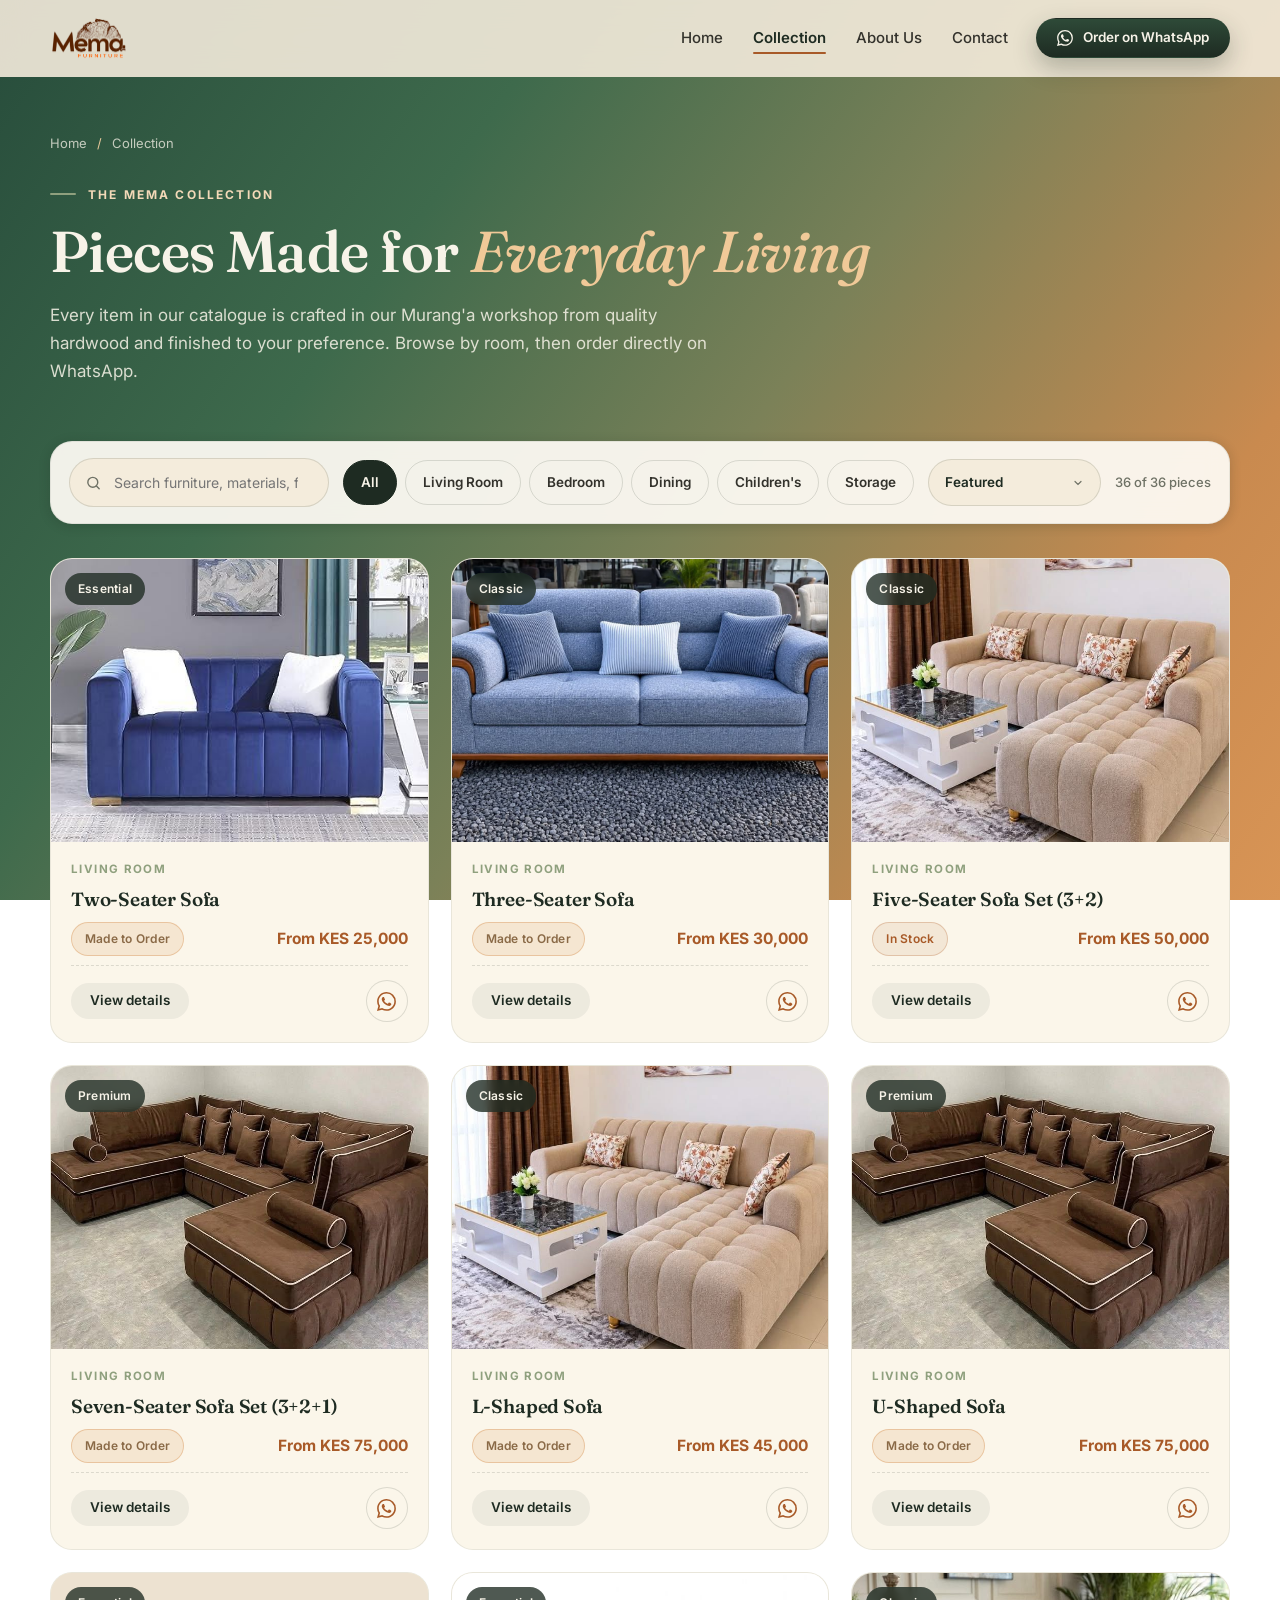
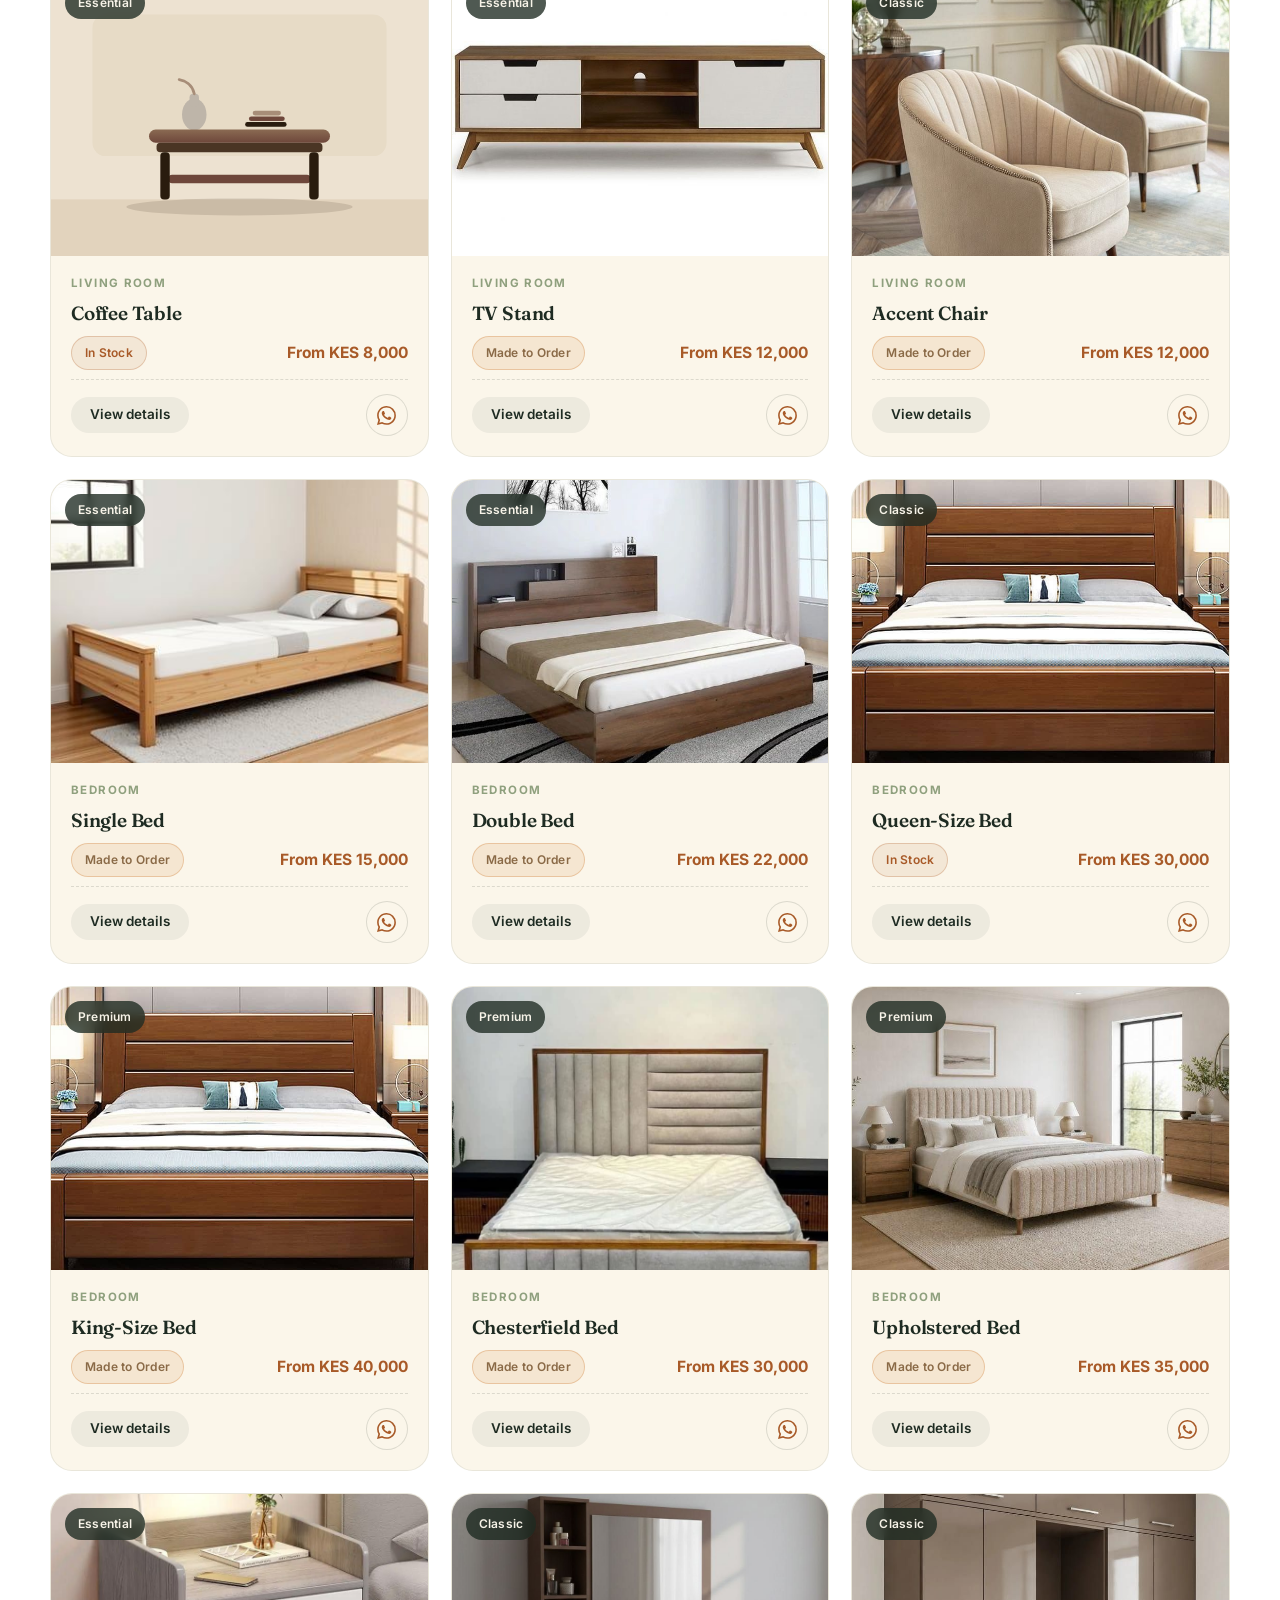
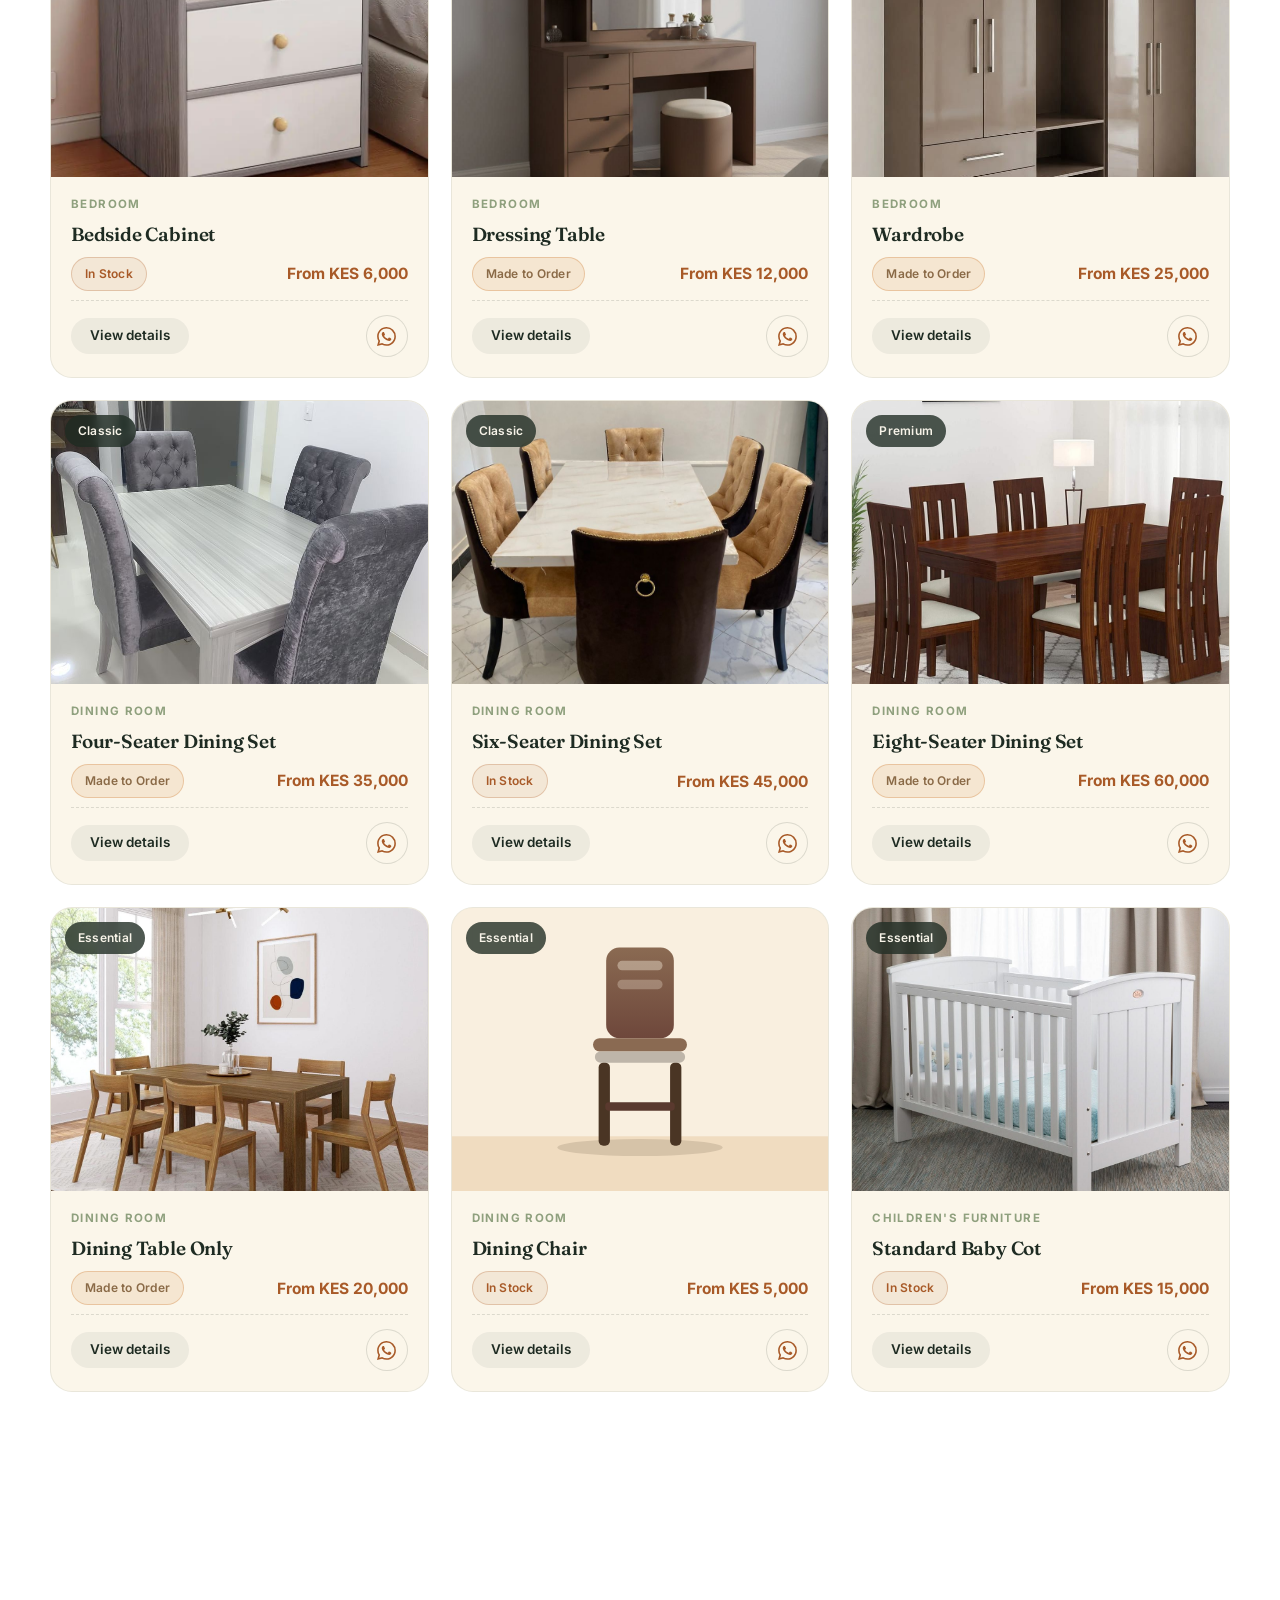
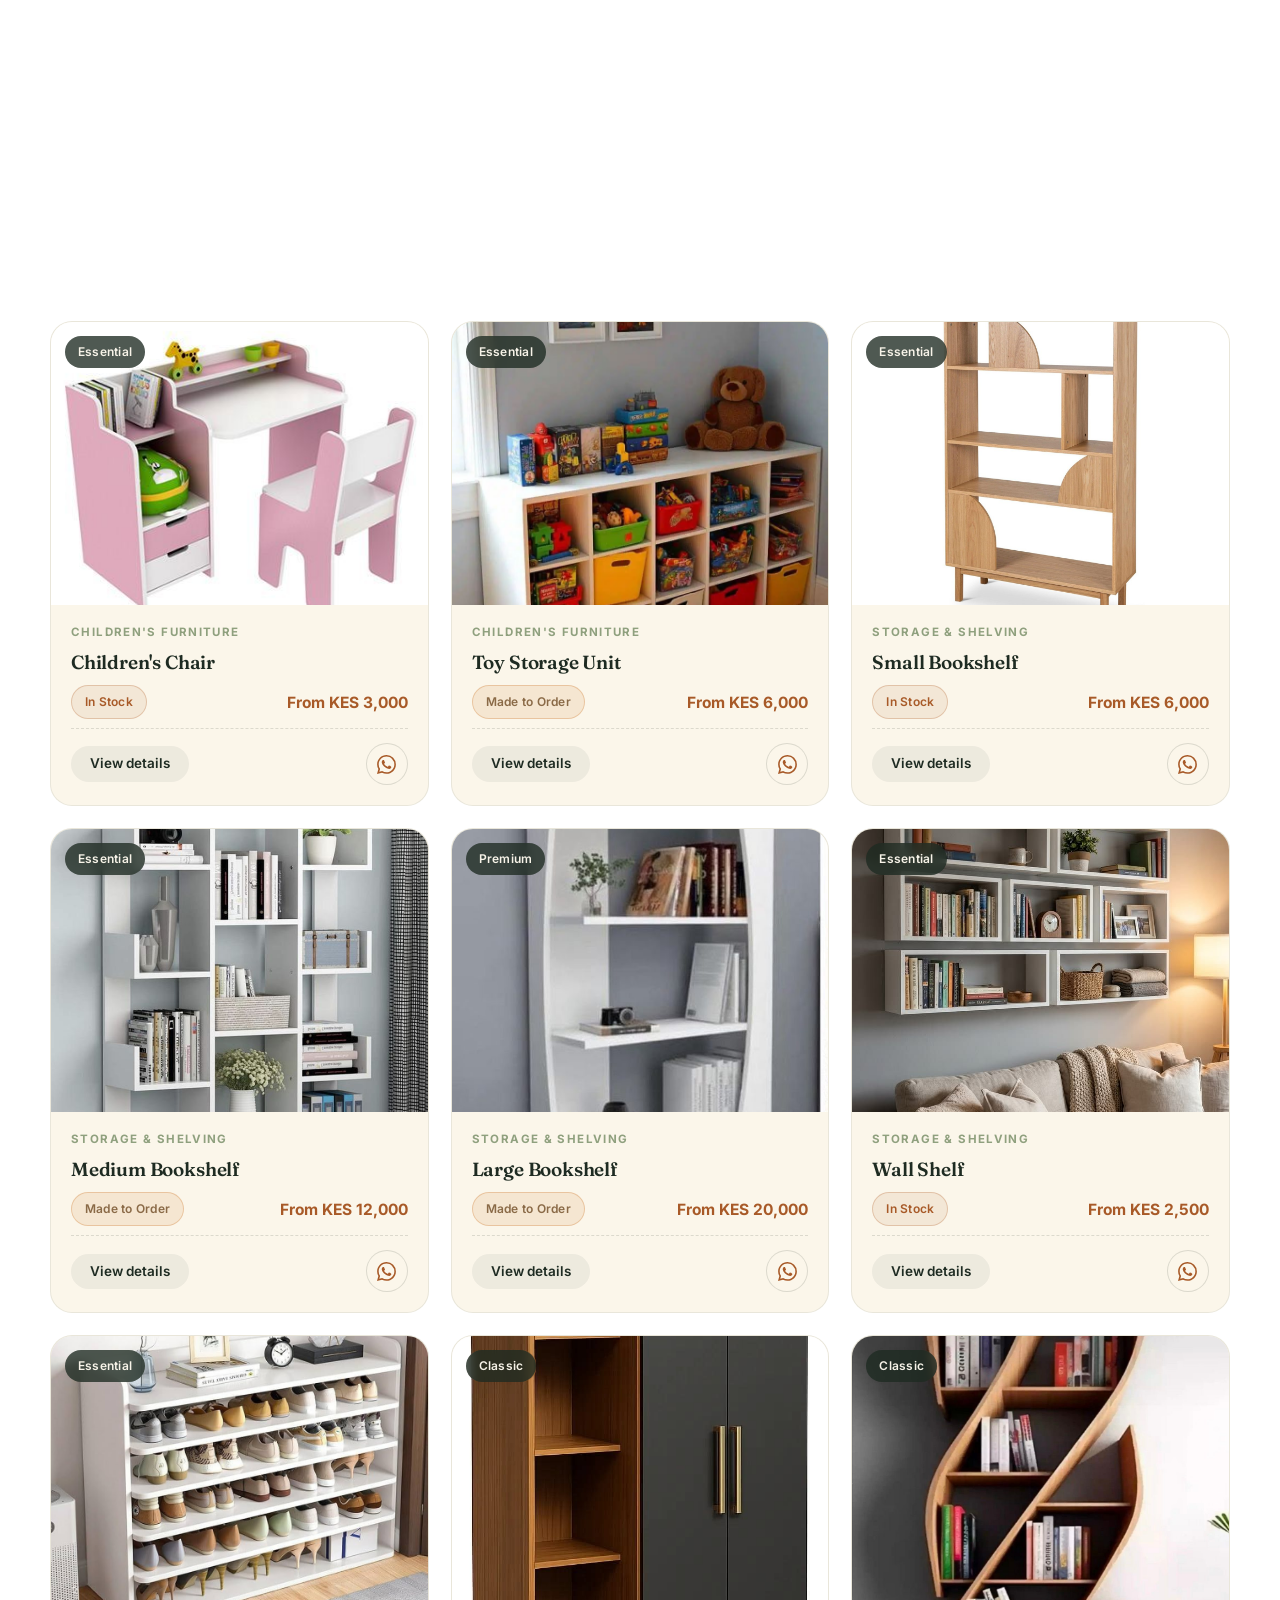
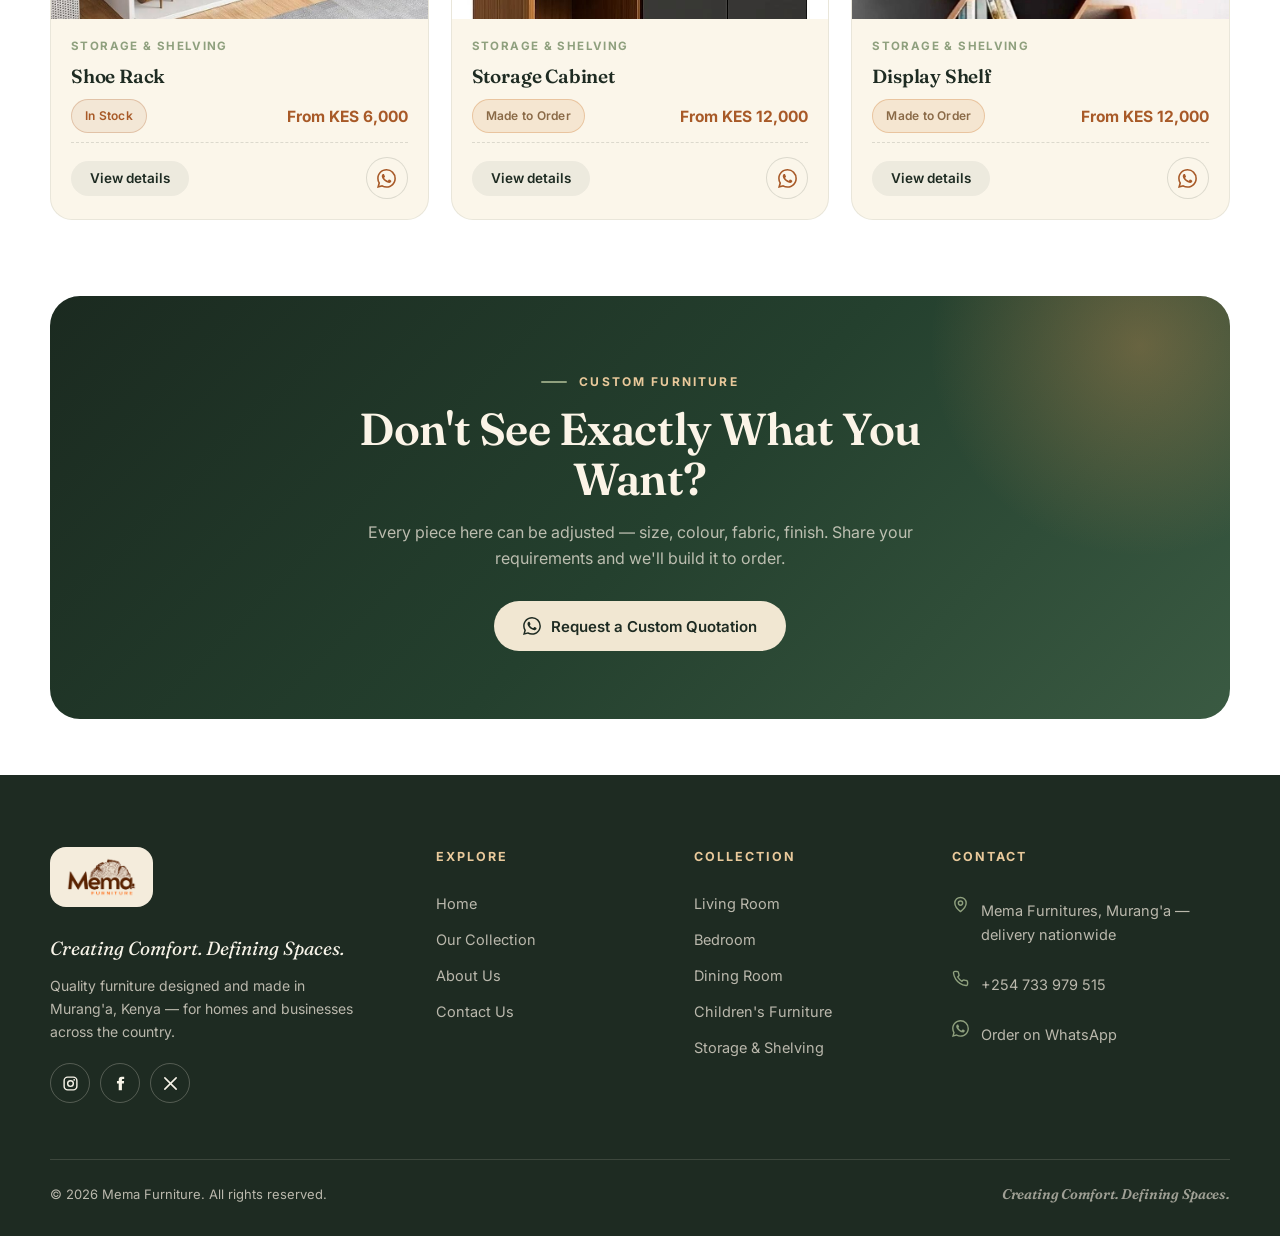
<file: product.html>
<!DOCTYPE html>
<html lang="en">
<head>
  <meta charset="UTF-8">
  <meta name="viewport" content="width=device-width, initial-scale=1.0">
  <title>Product — Mema Furniture</title>
  <meta name="description" content="Quality furniture made in Murang'a, Kenya and delivered across the country. Order on WhatsApp: +254 733 979 515.">
    <meta name="theme-color" content="#3E6A4C">
  <link rel="icon" type="image/png" href="assets/img/favicon.png">
  <link rel="apple-touch-icon" href="assets/img/apple-touch-icon.png">
  <link rel="preconnect" href="https://fonts.googleapis.com">
  <link rel="preconnect" href="https://fonts.gstatic.com" crossorigin>
  <link href="https://fonts.googleapis.com/css2?family=Fraunces:ital,opsz,wght@0,9..144,400..700;1,9..144,400..700&family=Inter:wght@400;500;600;700&display=swap" rel="stylesheet">
  <link rel="stylesheet" href="assets/css/styles.css">
</head>
<body>
  <svg width="0" height="0" style="position:absolute" aria-hidden="true">
    <symbol id="i-wa" viewBox="0 0 24 24"><path fill="currentColor" d="M17.472 14.382c-.297-.149-1.758-.867-2.03-.967-.273-.099-.471-.148-.67.15-.197.297-.767.966-.94 1.164-.173.199-.347.223-.644.075-.297-.15-1.255-.463-2.39-1.475-.883-.788-1.48-1.761-1.653-2.059-.173-.297-.018-.458.13-.606.134-.133.297-.347.446-.52.149-.174.198-.298.298-.497.099-.198.05-.371-.05-.52-.099-.148-.669-1.612-.916-2.207-.242-.579-.487-.501-.669-.51l-.57-.01c-.198 0-.52.074-.792.372-.272.297-1.04 1.016-1.04 2.479 0 1.462 1.065 2.875 1.213 3.074.149.198 2.096 3.2 5.077 4.487.709.306 1.262.489 1.694.625.712.227 1.36.195 1.872.118.571-.085 1.758-.719 2.006-1.413.248-.694.248-1.289.173-1.413-.074-.124-.272-.198-.57-.347m-5.421 7.403h-.004a9.87 9.87 0 0 1-5.031-1.378l-.361-.214-3.741.982.998-3.648-.235-.374a9.86 9.86 0 0 1-1.51-5.26c.001-5.45 4.436-9.884 9.888-9.884 2.64 0 5.122 1.03 6.988 2.898a9.825 9.825 0 0 1 2.893 6.994c-.003 5.45-4.437 9.884-9.885 9.884m8.413-18.297A11.815 11.815 0 0 0 12.05 0C5.495 0 .16 5.335.157 11.892c0 2.096.547 4.142 1.588 5.945L0 24l6.305-1.654a11.882 11.882 0 0 0 5.683 1.448h.005c6.554 0 11.89-5.335 11.893-11.893a11.821 11.821 0 0 0-3.48-8.413"/></symbol>
    <symbol id="i-arrow" viewBox="0 0 24 24"><path fill="none" stroke="currentColor" stroke-width="2" stroke-linecap="round" stroke-linejoin="round" d="M5 12h14M13 6l6 6-6 6"/></symbol>
    <symbol id="i-menu" viewBox="0 0 24 24"><path fill="none" stroke="currentColor" stroke-width="2" stroke-linecap="round" d="M3 6h18M3 12h18M3 18h18"/></symbol>
    <symbol id="i-close" viewBox="0 0 24 24"><path fill="none" stroke="currentColor" stroke-width="2" stroke-linecap="round" d="M18 6 6 18M6 6l12 12"/></symbol>
    <symbol id="i-pin" viewBox="0 0 24 24"><path fill="none" stroke="currentColor" stroke-width="2" stroke-linecap="round" stroke-linejoin="round" d="M20 10c0 6-8 12-8 12s-8-6-8-12a8 8 0 0 1 16 0Z"/><circle cx="12" cy="10" r="3" fill="none" stroke="currentColor" stroke-width="2"/></symbol>
    <symbol id="i-phone" viewBox="0 0 24 24"><path fill="none" stroke="currentColor" stroke-width="2" stroke-linecap="round" stroke-linejoin="round" d="M22 16.92v3a2 2 0 0 1-2.18 2 19.79 19.79 0 0 1-8.63-3.07 19.5 19.5 0 0 1-6-6 19.79 19.79 0 0 1-3.07-8.67A2 2 0 0 1 4.11 2h3a2 2 0 0 1 2 1.72 12.84 12.84 0 0 0 .7 2.81 2 2 0 0 1-.45 2.11L8.09 9.91a16 16 0 0 0 6 6l1.27-1.27a2 2 0 0 1 2.11-.45 12.84 12.84 0 0 0 2.81.7A2 2 0 0 1 22 16.92z"/></symbol>
    <symbol id="i-instagram" viewBox="0 0 24 24"><rect x="3" y="3" width="18" height="18" rx="5" fill="none" stroke="currentColor" stroke-width="2"/><circle cx="12" cy="12" r="4" fill="none" stroke="currentColor" stroke-width="2"/><circle cx="17.2" cy="6.8" r="1.3" fill="currentColor"/></symbol>
    <symbol id="i-facebook" viewBox="0 0 24 24"><path fill="currentColor" d="M14 8.5V6.8c0-.8.5-1 1-1h2.2V2.5H14a4.3 4.3 0 0 0-4.5 4.3v1.7H7v3.6h2.5v9.4H14v-9.4h2.7l.4-3.6z"/></symbol>
    <symbol id="i-x-social" viewBox="0 0 24 24"><path fill="none" stroke="currentColor" stroke-width="2.2" stroke-linecap="round" d="M4 4l16 16M20 4L4 20"/></symbol>
  </svg>

  <header class="site-header">
    <div class="container header-inner">
      <a class="brand" href="index.html" aria-label="Mema Furniture — home">
        <img src="assets/img/mema-logo-transparent.png" alt="Mema Furniture logo">
      </a>
      <nav class="site-nav" id="site-nav" aria-label="Main navigation">
        <a href="index.html">Home</a>
        <a href="collection.html" aria-current="page">Collection</a>
        <a href="about.html">About Us</a>
        <a href="contact.html">Contact</a>
      </nav>
      <a class="btn btn-primary btn-sm header-cta" href="https://wa.me/254733979515?text=Hi%20Mema%20Furniture!" target="_blank" rel="noopener">
        <svg class="ic" aria-hidden="true"><use href="#i-wa"/></svg>Order on WhatsApp
      </a>
      <button class="nav-toggle" id="nav-toggle" aria-expanded="false" aria-controls="site-nav" aria-label="Toggle navigation">
        <svg class="i-menu" aria-hidden="true"><use href="#i-menu"/></svg>
        <svg class="i-close" aria-hidden="true"><use href="#i-close"/></svg>
      </button>
    </div>
  </header>

  <main>
    <section class="page-hero" style="padding-bottom:12px">
      <div class="container">
        <nav class="crumbs" id="crumbs" aria-label="Breadcrumb"></nav>
      </div>
    </section>

    <section id="product-detail" class="container" style="padding-bottom:88px"></section>

    <section class="related container">
      <div class="section-head divided">
        <h2>You May Also Like</h2>
      </div>
      <div class="grid-products" id="related-grid"></div>
    </section>
  </main>

  <footer class="site-footer">
    <div class="container footer-top">
      <div class="f-grid">
        <div class="f-brand">
          <span class="logo-card"><img src="assets/img/mema-logo-transparent.png" alt="Mema Furniture logo"></span>
          <p class="tagline">Creating Comfort. Defining Spaces.</p>
          <p>Quality furniture designed and made in Murang'a, Kenya — for homes and businesses across the country.</p>
          <div class="f-social">
            <a href="#" aria-label="Mema Furniture on Instagram"><svg aria-hidden="true"><use href="#i-instagram"/></svg></a>
            <a href="#" aria-label="Mema Furniture on Facebook"><svg aria-hidden="true"><use href="#i-facebook"/></svg></a>
            <a href="#" aria-label="Mema Furniture on X"><svg aria-hidden="true"><use href="#i-x-social"/></svg></a>
          </div>
        </div>
        <div class="f-col">
          <h4>Explore</h4>
          <a href="index.html">Home</a>
          <a href="collection.html">Our Collection</a>
          <a href="about.html">About Us</a>
          <a href="contact.html">Contact Us</a>
        </div>
        <div class="f-col">
          <h4>Collection</h4>
          <a href="collection.html?cat=living">Living Room</a>
          <a href="collection.html?cat=bedroom">Bedroom</a>
          <a href="collection.html?cat=dining">Dining Room</a>
          <a href="collection.html?cat=kids">Children's Furniture</a>
          <a href="collection.html?cat=storage">Storage &amp; Shelving</a>
        </div>
        <div class="f-col">
          <h4>Contact</h4>
          <ul class="f-contact">
            <li><svg aria-hidden="true"><use href="#i-pin"/></svg><a href="https://maps.app.goo.gl/ZGTPfcQnaC6tn3UP7" target="_blank" rel="noopener">Mema Furnitures, Murang'a — delivery nationwide</a></li>
            <li><svg aria-hidden="true"><use href="#i-phone"/></svg><a href="tel:+254733979515">+254 733 979 515</a></li>
            <li><svg aria-hidden="true"><use href="#i-wa"/></svg><a href="https://wa.me/254733979515" target="_blank" rel="noopener">Order on WhatsApp</a></li>
          </ul>
        </div>
      </div>
      <div class="f-bottom">
        <span>© <span id="year"></span> Mema Furniture. All rights reserved.</span>
        <span class="serif">Creating Comfort. Defining Spaces.</span>
      </div>
    </div>
  </footer>

  <script src="assets/js/products.js"></script>
  <script src="assets/js/shop.js"></script>
  <script src="assets/js/main.js"></script>
</body>
</html>
</file>
<file: assets/css/styles.css>
:root {
  --ink: #1E2B22;
  --brown: #A85A28;
  --brown-deep: #8A4A22;
  --taupe: #8FA07E;
  --sand: #E9C99B;
  --cream: #F1E7D2;
  --paper: #F4ECDC;
  --card: #FBF6EA;
  --soft: #EFE5CF;
  --text: #33322C;
  --muted: #6F7266;
  --line: rgba(30, 43, 34, 0.14);
  --line-soft: rgba(30, 43, 34, 0.08);
  --grad-dark: linear-gradient(135deg, #1B2A20 0%, #24402E 52%, #3A5A42 100%);
  --grad-hero: linear-gradient(135deg, rgba(27, 42, 32, 0.35) 0%, rgba(216, 148, 85, 0.28) 100%);
  --grad-band: linear-gradient(135deg, #3A5A42 0%, #B4652F 100%);
  --grad-btn: linear-gradient(180deg, #2E4A38 0%, #1E2B22 100%);
  --grad-page: linear-gradient(125deg, #274C3B 0%, #3E6A4C 30%, #7B8158 55%, #C98A4F 82%, #D89455 100%);
  --serif: "Fraunces", Georgia, "Times New Roman", serif;
  --sans: "Inter", system-ui, -apple-system, "Segoe UI", sans-serif;
  --shadow-sm: 0 2px 12px rgba(20, 30, 22, 0.18);
  --shadow-md: 0 18px 44px rgba(20, 30, 22, 0.28);
  --wrap: 1180px;
}

* { margin: 0; padding: 0; box-sizing: border-box; }

html { scroll-behavior: smooth; }

body {
  font-family: var(--sans);
  font-size: 16px;
  line-height: 1.65;
  color: var(--text);
  background: var(--grad-page) fixed;
  overflow-x: clip;
  -webkit-font-smoothing: antialiased;
}

img { max-width: 100%; display: block; }

a { color: inherit; text-decoration: none; }

button { font: inherit; cursor: pointer; }

::selection { background: var(--brown); color: var(--cream); }

:focus-visible { outline: 2px solid var(--brown); outline-offset: 3px; border-radius: 4px; }

.container { width: min(var(--wrap), 100% - 48px); margin-inline: auto; }

.section { padding: 88px 0; }

.section-alt { background: var(--soft); }

.section-tight { padding: 56px 0; }

.eyebrow {
  display: inline-flex;
  align-items: center;
  gap: 12px;
  font-size: 12px;
  font-weight: 700;
  letter-spacing: 0.18em;
  text-transform: uppercase;
  color: #F3D9B8;
}

.eyebrow::before {
  content: "";
  width: 26px;
  height: 2px;
  background: var(--taupe);
  border-radius: 2px;
}

h1, h2, h3, .serif {
  font-family: var(--serif);
  color: var(--ink);
  font-weight: 600;
  line-height: 1.12;
  letter-spacing: -0.01em;
}

.section-head { max-width: 680px; margin: 0 auto 52px; text-align: center; }
.section-head.left { margin: 0 0 44px; text-align: left; }
.section-head h2 { font-size: clamp(2rem, 3.6vw, 2.85rem); margin: 10px 0 14px; color: #F7F3E8; }
.section-head .lead { color: rgba(247, 243, 232, 0.8); font-size: 16.5px; }

.section-head.divided {
  max-width: none;
  display: flex;
  align-items: center;
  gap: 28px;
  margin-bottom: 44px;
}
.section-head.divided::before,
.section-head.divided::after {
  content: "";
  height: 1px;
  flex: 1;
  background: var(--line);
}
.section-head.divided h2 { margin: 0; font-size: clamp(1.7rem, 3vw, 2.3rem); }

.btn {
  display: inline-flex;
  align-items: center;
  justify-content: center;
  gap: 10px;
  padding: 15px 28px;
  border-radius: 999px;
  border: 1.5px solid transparent;
  font-weight: 600;
  font-size: 15px;
  line-height: 1;
  transition: transform 0.25s ease, box-shadow 0.25s ease, background 0.25s ease, color 0.25s ease, border-color 0.25s ease;
  white-space: nowrap;
}

.btn .ic { width: 18px; height: 18px; flex: none; }

.btn-primary {
  background: var(--grad-btn);
  color: #F7F3E8;
  box-shadow: 0 10px 24px rgba(30, 43, 34, 0.28);
}
.btn-primary:hover { background: #16211A; transform: translateY(-2px); box-shadow: 0 14px 30px rgba(30, 43, 34, 0.3); }

.btn-outline { border-color: rgba(247, 243, 232, 0.5); color: #F7F3E8; }
.btn-outline:hover { border-color: #F7F3E8; background: rgba(247, 243, 232, 0.12); transform: translateY(-2px); }

.btn-ghost { background: rgba(30, 43, 34, 0.06); color: var(--ink); }
.btn-ghost:hover { background: var(--cream); }

.btn-sm { padding: 11px 20px; font-size: 13.5px; }
.btn-sm .ic { width: 16px; height: 16px; }

.btn-light { background: var(--cream); color: var(--ink); }
.btn-light:hover { background: #FFFFFF; transform: translateY(-2px); }
.btn-outline-light { border-color: rgba(247, 239, 226, 0.4); color: #F7F3E8; }
.btn-outline-light:hover { border-color: #F7F3E8; background: rgba(247, 239, 226, 0.1); }

.icon-btn {
  display: inline-flex;
  align-items: center;
  justify-content: center;
  width: 42px;
  height: 42px;
  border-radius: 999px;
  border: 1px solid var(--line);
  background: var(--card);
  color: var(--brown);
  transition: all 0.25s ease;
  flex: none;
}
.icon-btn svg { width: 19px; height: 19px; }
.icon-btn:hover { background: var(--ink); border-color: var(--ink); color: var(--cream); transform: translateY(-2px); }

.chip {
  display: inline-flex;
  align-items: center;
  gap: 6px;
  padding: 6px 13px;
  border-radius: 999px;
  font-size: 12px;
  font-weight: 600;
  letter-spacing: 0.02em;
}

.chip-stock { background: rgba(180, 101, 47, 0.1); color: var(--brown); border: 1px solid rgba(180, 101, 47, 0.28); }
.chip-order { background: rgba(216, 148, 85, 0.16); color: #8A6A47; border: 1px solid rgba(216, 148, 85, 0.4); }
.chip.tier { background: rgba(30, 43, 34, 0.78); color: #F7F3E8; backdrop-filter: blur(4px); }
.chip-float { position: absolute; }

.skip-link {
  position: absolute;
  top: -60px;
  left: 16px;
  z-index: 200;
  padding: 10px 18px;
  border-radius: 999px;
  background: var(--ink);
  color: #F7F3E8;
  font-size: 13px;
  font-weight: 600;
  transition: top 0.2s ease;
}
.skip-link:focus { top: 12px; }

.site-header {
  position: sticky;
  top: 0;
  z-index: 100;
  background: rgba(244, 236, 220, 0.9);
  backdrop-filter: blur(14px);
  -webkit-backdrop-filter: blur(14px);
  border-bottom: 1px solid transparent;
  transition: border-color 0.3s ease, box-shadow 0.3s ease, transform 0.4s ease;
}
.site-header.is-scrolled { border-bottom-color: var(--line-soft); box-shadow: 0 8px 30px rgba(30, 43, 34, 0.06); }
.site-header.is-hidden { transform: translateY(-100%); }

.header-inner { display: flex; align-items: center; gap: 28px; height: 76px; }

.brand { display: inline-flex; align-items: center; gap: 12px; flex: none; }
.brand img { height: 44px; width: auto; }

.site-nav { display: flex; align-items: center; gap: 30px; margin-left: auto; }
.site-nav a {
  font-size: 15px;
  font-weight: 500;
  color: var(--text);
  position: relative;
  padding: 4px 0;
}
.site-nav a::after {
  content: "";
  position: absolute;
  left: 0;
  bottom: 0;
  width: 0;
  height: 2px;
  border-radius: 2px;
  background: var(--brown);
  transition: width 0.25s ease;
}
.site-nav a:hover::after, .site-nav a[aria-current="page"]::after { width: 100%; }
.site-nav a[aria-current="page"] { color: var(--ink); font-weight: 600; }

.header-cta { flex: none; }

.nav-toggle {
  display: none;
  align-items: center;
  justify-content: center;
  width: 44px;
  height: 44px;
  border-radius: 12px;
  border: 1px solid var(--line);
  background: var(--card);
  color: var(--ink);
  margin-left: auto;
}
.nav-toggle svg { width: 22px; height: 22px; }
.nav-toggle .i-close { display: none; }
.nav-open .nav-toggle .i-menu { display: none; }
.nav-open .nav-toggle .i-close { display: block; }

.hero { padding: 56px 0 72px; overflow: hidden; }

.hero-grid { display: grid; grid-template-columns: 1.02fr 0.98fr; gap: 56px; align-items: center; }

.hero-copy h1 {
  font-size: clamp(2.9rem, 5.6vw, 4.5rem);
  margin: 18px 0 20px;
  color: #F7F3E8;
}
.hero-copy h1 em { font-style: italic; font-weight: 500; color: #F0C998; }

.hero-copy .lead { font-size: 17.5px; color: rgba(247, 243, 232, 0.85); max-width: 50ch; }

.hero-ctas { display: flex; flex-wrap: wrap; gap: 14px; margin-top: 30px; }

.hero-trust { display: flex; flex-wrap: wrap; gap: 10px; margin-top: 30px; }
.hero-trust span {
  display: inline-flex;
  align-items: center;
  gap: 8px;
  font-size: 13px;
  font-weight: 600;
  color: #F7F3E8;
  background: rgba(20, 33, 24, 0.35);
  border: 1px solid rgba(247, 243, 232, 0.3);
  padding: 8px 15px;
  border-radius: 999px;
  backdrop-filter: blur(6px);
}
.hero-trust svg { width: 14px; height: 14px; color: #E9C99B; }

.hero-visual { position: relative; }

.showcase {
  position: relative;
  background: var(--grad-hero);
  border-radius: 30px;
  padding: 24px;
  box-shadow: var(--shadow-md);
  overflow: hidden;
}
.showcase::before {
  content: "";
  position: absolute;
  inset: 0;
  background: repeating-linear-gradient(90deg, rgba(30, 43, 34, 0.045) 0 2px, transparent 2px 30px);
  pointer-events: none;
}
.showcase img { position: relative; border-radius: 18px; width: 100%; }

.float-card {
  position: absolute;
  right: -16px;
  bottom: 42px;
  width: 168px;
  background: var(--card);
  border-radius: 18px;
  padding: 10px;
  box-shadow: var(--shadow-md);
  transform: rotate(2deg);
}
.float-card img { border-radius: 12px; }
.float-card figcaption { font-size: 12px; font-weight: 600; color: var(--ink); padding: 8px 4px 2px; }

.float-badge {
  position: absolute;
  left: -16px;
  top: 44px;
  background: var(--ink);
  color: #F7F3E8;
  font-size: 12.5px;
  font-weight: 600;
  padding: 11px 18px;
  border-radius: 999px;
  box-shadow: var(--shadow-md);
  display: inline-flex;
  align-items: center;
  gap: 8px;
}
.float-badge svg { width: 15px; height: 15px; color: var(--sand); }

.benefits { border-top: 1px solid rgba(247, 243, 232, 0.18); border-bottom: 1px solid rgba(247, 243, 232, 0.18); background: rgba(23, 37, 27, 0.32); }
.benefits-grid { display: grid; grid-template-columns: repeat(4, 1fr); gap: 20px; padding: 30px 0; }
.benefit { display: flex; align-items: center; gap: 14px; }
.benefit-icon {
  width: 44px;
  height: 44px;
  flex: none;
  display: inline-flex;
  align-items: center;
  justify-content: center;
  border-radius: 14px;
  background: var(--card);
  border: 1px solid var(--line-soft);
  color: var(--brown);
  box-shadow: var(--shadow-sm);
}
.benefit-icon svg { width: 21px; height: 21px; }
.benefit h3 { font-family: var(--sans); font-size: 15px; font-weight: 600; color: var(--ink); }
.benefit p { font-size: 12.5px; color: var(--muted); }

.grid-products { display: grid; grid-template-columns: repeat(4, 1fr); gap: 22px; }

.product-card {
  background: var(--card);
  border: 1px solid var(--line-soft);
  border-radius: 22px;
  overflow: hidden;
  display: flex;
  flex-direction: column;
  transition: transform 0.35s ease, box-shadow 0.35s ease;
}
.product-card:hover { transform: translateY(-6px); box-shadow: var(--shadow-md); }

.product-media {
  position: relative;
  display: block;
  aspect-ratio: 4 / 3;
  background: var(--soft);
  overflow: hidden;
}
.product-media img { width: 100%; height: 100%; object-fit: cover; transition: transform 0.6s ease; }
.product-card:hover .product-media img { transform: scale(1.05); }
.product-media .chip { position: absolute; top: 14px; left: 14px; }

.product-body { padding: 18px 20px 20px; display: flex; flex-direction: column; gap: 9px; flex: 1; }
.product-cat { font-size: 11.5px; font-weight: 700; letter-spacing: 0.12em; text-transform: uppercase; color: var(--taupe); }
.product-name { font-size: 19px; line-height: 1.25; }
.product-name a:hover { color: var(--brown); }
.product-meta { display: flex; align-items: center; justify-content: space-between; gap: 10px; margin-top: 2px; }
.product-price { font-size: 15.5px; font-weight: 700; color: var(--brown); }
.product-actions {
  display: flex;
  align-items: center;
  justify-content: space-between;
  gap: 10px;
  margin-top: auto;
  padding-top: 14px;
  border-top: 1px dashed var(--line);
}
.product-actions .btn-ghost { padding: 10px 18px; font-size: 13.5px; }

.view-all { text-align: center; margin-top: 44px; }

.mosaic { display: grid; grid-template-columns: repeat(3, 1fr); gap: 20px; }

.cat-tile {
  position: relative;
  display: block;
  border-radius: 24px;
  overflow: hidden;
  aspect-ratio: 5 / 4;
  background: var(--soft);
  isolation: isolate;
}
.cat-tile img { position: absolute; inset: 0; width: 100%; height: 100%; object-fit: cover; transition: transform 0.6s ease; }
.cat-tile::after {
  content: "";
  position: absolute;
  inset: 0;
  background: linear-gradient(180deg, rgba(30, 43, 34, 0) 40%, rgba(30, 43, 34, 0.78) 100%);
  transition: opacity 0.4s ease;
}
.cat-tile:hover img { transform: scale(1.06); }
.cat-label {
  position: absolute;
  left: 22px;
  right: 22px;
  bottom: 20px;
  z-index: 2;
  display: flex;
  align-items: flex-end;
  justify-content: space-between;
  gap: 12px;
  color: #F7F3E8;
}
.cat-label h3 { color: #F7F3E8; font-size: 23px; }
.cat-label p { font-size: 12.5px; color: rgba(247, 239, 226, 0.78); margin-top: 3px; }
.cat-arrow {
  width: 40px;
  height: 40px;
  flex: none;
  display: inline-flex;
  align-items: center;
  justify-content: center;
  border-radius: 999px;
  background: rgba(247, 239, 226, 0.16);
  border: 1px solid rgba(247, 239, 226, 0.35);
  backdrop-filter: blur(6px);
  transition: background 0.3s ease, color 0.3s ease, transform 0.3s ease;
}
.cat-arrow svg { width: 17px; height: 17px; }
.cat-tile:hover .cat-arrow { background: #F7F3E8; color: var(--ink); transform: translateX(4px); }

.quote-tile {
  border-radius: 24px;
  background: var(--grad-dark);
  color: #F7F3E8;
  padding: 38px 32px;
  display: flex;
  flex-direction: column;
  justify-content: center;
  gap: 14px;
}
.quote-tile .q-mark { font-family: var(--serif); font-size: 46px; line-height: 0.6; color: var(--taupe); }
.quote-tile blockquote { font-family: var(--serif); font-style: italic; font-size: clamp(1.35rem, 2.2vw, 1.7rem); line-height: 1.3; color: #FBF4E7; }
.quote-tile .q-foot { display: flex; align-items: center; justify-content: space-between; gap: 16px; margin-top: 6px; flex-wrap: wrap; }
.quote-tile .q-foot span { font-size: 12px; font-weight: 700; letter-spacing: 0.16em; text-transform: uppercase; color: var(--sand); }
.quote-tile .q-link { display: inline-flex; align-items: center; gap: 8px; font-size: 14px; font-weight: 600; color: #F7F3E8; border-bottom: 1px solid rgba(247, 239, 226, 0.4); padding-bottom: 2px; transition: gap 0.25s ease; }
.quote-tile .q-link svg { width: 15px; height: 15px; }
.quote-tile .q-link:hover { gap: 12px; }

.custom-panel {
  border-radius: 30px;
  background: var(--grad-dark);
  color: #F7F3E8;
  display: grid;
  grid-template-columns: 1.05fr 0.95fr;
  overflow: hidden;
  box-shadow: var(--shadow-md);
}
.custom-copy { padding: clamp(32px, 5vw, 56px); }
.custom-copy .eyebrow { color: var(--sand); }
.custom-copy .eyebrow::before { background: var(--taupe); }
.custom-copy h2 { color: #FBF4E7; font-size: clamp(1.9rem, 3.4vw, 2.7rem); margin: 14px 0 16px; }
.custom-copy p { color: rgba(247, 239, 226, 0.75); max-width: 52ch; }
.swatch-row { display: flex; gap: 10px; margin: 24px 0 20px; }
.swatch-dot { width: 30px; height: 30px; border-radius: 999px; border: 2px solid rgba(247, 239, 226, 0.35); box-shadow: inset 0 0 0 2px rgba(30, 43, 34, 0.15); }
.custom-feats { display: flex; flex-wrap: wrap; gap: 9px; margin-bottom: 28px; }
.custom-feats span {
  font-size: 12.5px;
  font-weight: 600;
  padding: 8px 15px;
  border-radius: 999px;
  background: rgba(247, 239, 226, 0.08);
  border: 1px solid rgba(247, 239, 226, 0.22);
}
.custom-ctas { display: flex; flex-wrap: wrap; gap: 12px; }
.custom-visual { position: relative; min-height: 320px; }
.custom-visual img { position: absolute; inset: 0; width: 100%; height: 100%; object-fit: cover; }
.custom-visual::after {
  content: "";
  position: absolute;
  inset: 0;
  background: linear-gradient(90deg, rgba(30, 43, 34, 0.55), rgba(30, 43, 34, 0) 45%);
}

.grid-testimonials { display: grid; grid-template-columns: repeat(3, 1fr); gap: 22px; }
.t-card {
  background: var(--card);
  border: 1px solid var(--line-soft);
  border-radius: 22px;
  padding: 28px;
  display: flex;
  flex-direction: column;
  gap: 16px;
}
.t-stars { display: flex; gap: 3px; }
.t-stars svg { width: 16px; height: 16px; fill: var(--taupe); }
.t-card blockquote { font-size: 15px; color: var(--text); flex: 1; }
.t-foot { display: flex; align-items: center; gap: 13px; }
.t-avatar {
  width: 42px;
  height: 42px;
  border-radius: 999px;
  background: var(--grad-dark);
  color: #F7F3E8;
  display: inline-flex;
  align-items: center;
  justify-content: center;
  font-family: var(--serif);
  font-size: 17px;
  flex: none;
}
.t-foot strong { display: block; font-size: 14.5px; color: var(--ink); }
.t-foot span { font-size: 12.5px; color: var(--muted); }

.delivery-cards { display: grid; grid-template-columns: repeat(3, 1fr); gap: 22px; }
.d-card {
  display: flex;
  gap: 16px;
  align-items: flex-start;
  background: var(--card);
  border: 1px solid var(--line-soft);
  border-radius: 20px;
  padding: 24px;
}
.d-card .benefit-icon { width: 46px; height: 46px; border-radius: 999px; }
.d-card h3 { font-family: var(--sans); font-size: 15.5px; }
.d-card p { font-size: 13.5px; color: var(--muted); margin-top: 3px; }

.cta-band {
  border-radius: 30px;
  background: var(--grad-dark);
  color: #F7F3E8;
  text-align: center;
  padding: clamp(44px, 6vw, 68px) clamp(24px, 5vw, 64px);
  position: relative;
  overflow: hidden;
}
.cta-band::before {
  content: "";
  position: absolute;
  width: 420px;
  height: 420px;
  border-radius: 999px;
  background: radial-gradient(closest-side, rgba(216, 148, 85, 0.35), transparent);
  top: -160px;
  right: -120px;
  pointer-events: none;
}
.cta-band h2 { color: #FBF4E7; font-size: clamp(1.9rem, 3.6vw, 2.8rem); max-width: 22ch; margin: 12px auto 14px; }
.cta-band p { color: rgba(247, 239, 226, 0.72); max-width: 56ch; margin: 0 auto; }
.cta-band .cta-actions { display: flex; justify-content: center; flex-wrap: wrap; gap: 14px; margin-top: 30px; }

.page-hero { padding: 56px 0 40px; }
.crumbs { display: flex; align-items: center; gap: 10px; font-size: 13px; color: rgba(247, 243, 232, 0.75); margin-bottom: 22px; }
.crumbs a:hover { color: var(--brown); }
.crumbs span[aria-hidden] { color: var(--sand); }
.page-hero h1 { font-size: clamp(2.5rem, 4.6vw, 3.6rem); margin: 16px 0 16px; color: #F7F3E8; }
.page-hero h1 em { font-style: italic; color: #F0C998; font-weight: 500; }
.page-hero .lead { color: rgba(247, 243, 232, 0.85); font-size: 17px; max-width: 62ch; }

.toolbar {
  position: sticky;
  top: 90px;
  z-index: 40;
  display: flex;
  align-items: center;
  flex-wrap: wrap;
  gap: 14px;
  background: rgba(253, 250, 244, 0.94);
  backdrop-filter: blur(10px);
  border: 1px solid var(--line-soft);
  border-radius: 22px;
  padding: 16px 18px;
  box-shadow: var(--shadow-sm);
  margin-bottom: 34px;
}
.search-box { position: relative; flex: 1 1 260px; }
.search-box svg { position: absolute; left: 16px; top: 50%; transform: translateY(-50%); width: 17px; height: 17px; color: var(--muted); pointer-events: none; }
.search-box input {
  width: 100%;
  padding: 12px 16px 12px 44px;
  border-radius: 999px;
  border: 1px solid var(--line);
  background: var(--paper);
  font: inherit;
  font-size: 14px;
  color: var(--ink);
}
.search-box input:focus { outline: none; border-color: var(--brown); box-shadow: 0 0 0 3px rgba(180, 101, 47, 0.12); }
.pills { display: flex; flex-wrap: wrap; gap: 8px; }
.pill {
  padding: 10px 17px;
  border-radius: 999px;
  border: 1px solid var(--line);
  background: transparent;
  font-size: 13.5px;
  font-weight: 600;
  color: var(--text);
  transition: all 0.22s ease;
}
.pill:hover { border-color: var(--brown); color: var(--brown); }
.pill.is-active { background: var(--ink); border-color: var(--ink); color: #F7F3E8; }
.toolbar select {
  padding: 11px 38px 11px 16px;
  border-radius: 999px;
  border: 1px solid var(--line);
  background: var(--paper);
  font: inherit;
  font-size: 13.5px;
  font-weight: 600;
  color: var(--ink);
  appearance: none;
  background-image: url("data:image/svg+xml,%3Csvg xmlns='http://www.w3.org/2000/svg' width='12' height='12' viewBox='0 0 24 24' fill='none' stroke='%236F7266' stroke-width='2.4' stroke-linecap='round'%3E%3Cpath d='M6 9l6 6 6-6'/%3E%3C/svg%3E");
  background-repeat: no-repeat;
  background-position: right 16px center;
}
.toolbar select:focus { outline: none; border-color: var(--brown); }
.catalog-count { margin-left: auto; font-size: 13px; color: var(--muted); font-weight: 500; }

.grid-catalog { display: grid; grid-template-columns: repeat(3, 1fr); gap: 22px; }

.catalog-empty { text-align: center; padding: 70px 20px; }
.catalog-empty h3 { font-size: 24px; margin-bottom: 10px; color: #F7F3E8; }
.catalog-empty p { color: rgba(247, 243, 232, 0.78); margin-bottom: 22px; }

.detail-grid { display: grid; grid-template-columns: 1.02fr 0.98fr; gap: 48px; align-items: start; }
.detail-media {
  position: sticky;
  top: 104px;
  background: var(--grad-hero);
  border-radius: 26px;
  padding: 22px;
  box-shadow: var(--shadow-sm);
}
.detail-media img { border-radius: 16px; width: 100%; }
.detail-media .chip { top: 34px; }
.detail-media .chip:first-of-type { left: 34px; }
.detail-media .chip + .chip { right: 34px; left: auto; }

.detail-info .eyebrow { margin-bottom: 6px; }
.detail-title { font-size: clamp(2.1rem, 3.6vw, 3rem); margin-bottom: 12px; color: #F7F3E8; }
.detail-price { font-size: 26px; font-weight: 700; color: #F0C998; font-family: var(--serif); }
.detail-price span { font-size: 17px; color: rgba(247, 243, 232, 0.75); font-family: var(--sans); font-weight: 600; }
.detail-desc { color: rgba(247, 243, 232, 0.8); margin: 14px 0 24px; max-width: 58ch; }

.spec-list { border: 1px solid var(--line-soft); border-radius: 18px; overflow: hidden; }
.spec-list > div {
  display: grid;
  grid-template-columns: 170px 1fr;
  gap: 14px;
  padding: 14px 20px;
  background: var(--card);
  border-bottom: 1px solid var(--line-soft);
}
.spec-list > div:nth-child(odd) { background: var(--soft); }
.spec-list > div:last-child { border-bottom: none; }
.spec-list dt { font-size: 12.5px; font-weight: 700; text-transform: uppercase; letter-spacing: 0.08em; color: var(--taupe); padding-top: 2px; }
.spec-list dd { font-size: 14.5px; color: var(--ink); font-weight: 500; }
.swatch-text {
  display: inline-block;
  padding: 5px 12px;
  border-radius: 999px;
  background: var(--card);
  border: 1px solid var(--line);
  font-size: 12.5px;
  font-weight: 600;
  color: #6D5741;
  margin: 2px 4px 2px 0;
}
.detail-actions { display: flex; flex-wrap: wrap; gap: 12px; margin-top: 26px; }
.detail-note { font-size: 13.5px; color: rgba(247, 243, 232, 0.72); margin-top: 18px; }
.detail-note a { color: #F0C998; font-weight: 600; text-decoration: underline; text-underline-offset: 3px; }

.related { margin-top: 76px; }
.related .section-head.divided { margin-bottom: 32px; }

.about-grid { display: grid; grid-template-columns: 1.05fr 0.95fr; gap: 56px; align-items: center; }
.about-copy h2 { color: #F7F3E8; }
.about-copy p { margin-bottom: 16px; color: rgba(247, 243, 232, 0.9); }
.about-copy p:last-of-type { color: rgba(247, 243, 232, 0.65); }
.about-principles { display: flex; flex-wrap: wrap; gap: 10px; margin-top: 26px; }
.about-principles span {
  display: inline-flex;
  align-items: center;
  gap: 8px;
  font-size: 13px;
  font-weight: 600;
  color: #F7F3E8;
  background: rgba(20, 33, 24, 0.35);
  border: 1px solid rgba(247, 243, 232, 0.3);
  padding: 9px 16px;
  border-radius: 999px;
  backdrop-filter: blur(6px);
}
.about-principles svg { width: 14px; height: 14px; color: #E9C99B; }

.photo-frame { position: relative; border-radius: 28px; box-shadow: var(--shadow-md); }
.photo-frame > img { border-radius: 28px; width: 100%; border: 6px solid var(--card); }
.photo-card {
  position: absolute;
  left: 22px;
  bottom: 24px;
  right: 22px;
  background: rgba(244, 236, 220, 0.92);
  backdrop-filter: blur(8px);
  border-radius: 16px;
  padding: 16px 22px;
  display: flex;
  align-items: center;
  gap: 14px;
}
.photo-card svg { width: 22px; height: 22px; color: var(--brown); flex: none; }
.photo-card p { font-family: var(--serif); font-style: italic; font-size: 16px; color: var(--ink); }

.vm-grid { display: grid; grid-template-columns: 1fr 1fr; gap: 22px; }
.vm-card { background: var(--card); border: 1px solid var(--line-soft); border-radius: 24px; padding: 34px; }
.vm-card .tag { font-size: 12px; font-weight: 700; letter-spacing: 0.16em; text-transform: uppercase; color: var(--taupe); }
.vm-card h3 { font-size: 26px; margin: 10px 0 12px; }
.vm-card p { color: var(--muted); font-size: 15px; }

.grid-values { display: grid; grid-template-columns: repeat(3, 1fr); gap: 20px; }
.value-card { background: var(--card); border: 1px solid var(--line-soft); border-radius: 20px; padding: 26px; transition: transform 0.3s ease, box-shadow 0.3s ease; }
.value-card:hover { transform: translateY(-4px); box-shadow: var(--shadow-sm); }
.value-card .benefit-icon { margin-bottom: 16px; }
.value-card h3 { font-size: 18px; margin-bottom: 8px; }
.value-card p { font-size: 13.5px; color: var(--muted); }

.quote-band {
  border-radius: 30px;
  background: var(--grad-dark);
  color: #F7F3E8;
  text-align: center;
  padding: clamp(44px, 6vw, 64px);
  position: relative;
  overflow: hidden;
}
.quote-band::before {
  content: "";
  position: absolute;
  width: 380px;
  height: 380px;
  border-radius: 999px;
  background: radial-gradient(closest-side, rgba(216, 148, 85, 0.32), transparent);
  bottom: -170px;
  left: -110px;
  pointer-events: none;
}
.quote-band .q-mark { font-family: var(--serif); font-size: 54px; line-height: 0.5; color: var(--taupe); display: block; margin-bottom: 18px; }
.quote-band blockquote { font-family: var(--serif); font-style: italic; font-size: clamp(1.4rem, 2.6vw, 1.9rem); line-height: 1.35; color: #FBF4E7; max-width: 34ch; margin: 0 auto 14px; }
.quote-band cite { font-style: normal; font-size: 12.5px; font-weight: 700; letter-spacing: 0.16em; text-transform: uppercase; color: var(--sand); }

.contact-cards { display: grid; grid-template-columns: repeat(3, 1fr); gap: 22px; }
.c-card { background: var(--card); border: 1px solid var(--line-soft); border-radius: 22px; padding: 28px; display: flex; flex-direction: column; gap: 14px; }
.c-card .benefit-icon { width: 48px; height: 48px; border-radius: 16px; }
.c-card h3 { font-size: 19px; }
.c-card p { font-size: 14px; color: var(--muted); }
.c-card .c-link { font-weight: 600; color: var(--brown); font-size: 15px; display: inline-flex; align-items: center; gap: 8px; }
.c-card .c-link svg { width: 16px; height: 16px; }
.c-card .c-link:hover { gap: 12px; }

.contact-grid { display: grid; grid-template-columns: 1fr 1fr; gap: 32px; align-items: stretch; margin-top: 24px; }
.form-card { background: var(--card); border: 1px solid var(--line-soft); border-radius: 26px; padding: clamp(26px, 4vw, 40px); }
.form-card h3 { font-size: 24px; margin-bottom: 6px; }
.form-card > p { font-size: 14px; color: var(--muted); margin-bottom: 24px; }
.field { margin-bottom: 16px; }
.field label { display: block; font-size: 13px; font-weight: 600; color: var(--ink); margin-bottom: 7px; }
.field input, .field select, .field textarea {
  width: 100%;
  padding: 13px 16px;
  border-radius: 14px;
  border: 1px solid var(--line);
  background: var(--paper);
  font: inherit;
  font-size: 14.5px;
  color: var(--ink);
  transition: border-color 0.2s ease, box-shadow 0.2s ease;
}
.field textarea { min-height: 120px; resize: vertical; }
.field input:focus, .field select:focus, .field textarea:focus {
  outline: none;
  border-color: var(--brown);
  box-shadow: 0 0 0 3px rgba(180, 101, 47, 0.12);
}
.field-row { display: grid; grid-template-columns: 1fr 1fr; gap: 16px; }
.form-card .btn { width: 100%; margin-top: 8px; }
.form-hint { font-size: 12.5px; color: var(--muted); text-align: center; margin-top: 12px; }

.map-card { border-radius: 26px; overflow: hidden; border: 1px solid var(--line-soft); background: var(--soft); min-height: 420px; position: relative; }
.map-card iframe { width: 100%; height: 100%; min-height: 420px; border: 0; display: block; filter: sepia(0.18) saturate(0.85); }
.map-pin-tag {
  position: absolute;
  left: 18px;
  bottom: 18px;
  background: var(--ink);
  color: #F7F3E8;
  font-size: 12.5px;
  font-weight: 600;
  padding: 10px 16px;
  border-radius: 999px;
  display: inline-flex;
  align-items: center;
  gap: 8px;
  box-shadow: var(--shadow-md);
}
.map-pin-tag svg { width: 14px; height: 14px; color: var(--sand); }

.steps-grid { display: grid; grid-template-columns: repeat(4, 1fr); gap: 18px; }
.step { background: var(--card); border: 1px solid var(--line-soft); border-radius: 18px; padding: 22px; position: relative; }
.step-n {
  width: 32px;
  height: 32px;
  border-radius: 999px;
  background: var(--ink);
  color: #F7F3E8;
  font-size: 13.5px;
  font-weight: 700;
  display: inline-flex;
  align-items: center;
  justify-content: center;
  margin-bottom: 14px;
  font-family: var(--serif);
}
.step h3 { font-size: 15.5px; font-family: var(--sans); font-weight: 600; margin-bottom: 5px; }
.step p { font-size: 13px; color: var(--muted); }

.grid-policies { display: grid; grid-template-columns: repeat(5, 1fr); gap: 18px; }
.policy-card { background: var(--card); border: 1px solid var(--line-soft); border-radius: 18px; padding: 22px; }
.policy-card h3 { font-size: 15px; font-family: var(--sans); font-weight: 600; margin-bottom: 6px; display: flex; align-items: center; gap: 9px; }
.policy-card h3 svg { width: 17px; height: 17px; color: var(--brown); flex: none; }
.policy-card p { font-size: 13px; color: var(--muted); }

.site-footer { background: var(--ink); color: rgba(247, 239, 226, 0.72); margin-top: 0; }
.footer-top { padding: 72px 0 0; }
.f-grid { display: grid; grid-template-columns: 1.6fr 1fr 1fr 1.3fr; gap: 44px; }
.f-brand .logo-card { display: inline-block; background: var(--paper); border-radius: 16px; padding: 10px 16px; }
.f-brand .logo-card img { height: 40px; }
.f-brand .tagline { font-family: var(--serif); font-style: italic; font-size: 19px; color: #F7F3E8; margin: 18px 0 10px; }
.f-brand p { font-size: 14px; max-width: 34ch; }
.f-social { display: flex; gap: 10px; margin-top: 20px; }
.f-social a {
  width: 40px;
  height: 40px;
  border-radius: 999px;
  border: 1px solid rgba(247, 239, 226, 0.25);
  display: inline-flex;
  align-items: center;
  justify-content: center;
  color: #F7F3E8;
  transition: all 0.25s ease;
}
.f-social a svg { width: 17px; height: 17px; }
.f-social a:hover { background: var(--cream); color: var(--ink); border-color: var(--cream); }
.f-col h4 { font-size: 12.5px; font-weight: 700; letter-spacing: 0.16em; text-transform: uppercase; color: var(--sand); margin-bottom: 18px; }
.f-col a { display: block; font-size: 14.5px; padding: 6px 0; color: rgba(247, 239, 226, 0.72); transition: color 0.2s ease, transform 0.2s ease; }
.f-col a:hover { color: #FFFFFF; transform: translateX(3px); }
.f-contact li { display: flex; gap: 12px; font-size: 14.5px; padding: 7px 0; align-items: flex-start; list-style: none; }
.f-contact svg { width: 17px; height: 17px; color: var(--taupe); flex: none; margin-top: 3px; }
.f-contact a:hover { color: #fff; }
.f-bottom { border-top: 1px solid rgba(247, 239, 226, 0.14); margin-top: 56px; padding: 24px 0 30px; display: flex; align-items: center; justify-content: space-between; gap: 14px; flex-wrap: wrap; font-size: 13px; }
.f-bottom .serif { font-style: italic; color: rgba(247, 239, 226, 0.6); font-size: 14px; }

.reveal { opacity: 0; }
.reveal.is-visible { opacity: 1; animation: rise-in 0.7s cubic-bezier(0.2, 0.7, 0.3, 1) backwards; animation-delay: var(--rd, 0s); }

@keyframes rise-in { from { opacity: 0; transform: translateY(26px); } to { opacity: 1; transform: translateY(0); } }

.scroll-progress {
  position: fixed;
  top: 0;
  left: 0;
  z-index: 300;
  width: 0;
  height: 3px;
  background: linear-gradient(90deg, #3A5A42, #D89455);
  border-radius: 0 999px 999px 0;
  pointer-events: none;
}

.to-top {
  position: fixed;
  right: 22px;
  bottom: 22px;
  z-index: 150;
  width: 46px;
  height: 46px;
  border-radius: 999px;
  border: none;
  background: var(--ink);
  color: #F7F3E8;
  display: inline-flex;
  align-items: center;
  justify-content: center;
  cursor: pointer;
  box-shadow: var(--shadow-md);
  opacity: 0;
  visibility: hidden;
  transform: translateY(14px);
  transition: opacity 0.3s ease, visibility 0.3s ease, transform 0.3s ease, background 0.3s ease;
}
.to-top svg { width: 18px; height: 18px; transform: rotate(-90deg); }
.to-top.is-shown { opacity: 1; visibility: visible; transform: none; }
.to-top:hover { background: #16211A; transform: translateY(-3px); }

.is-loaded .hero-copy > * { animation: rise-in 0.8s cubic-bezier(0.2, 0.7, 0.3, 1) backwards; }
.is-loaded .hero-copy > *:nth-child(1) { animation-delay: 0.05s; }
.is-loaded .hero-copy > *:nth-child(2) { animation-delay: 0.16s; }
.is-loaded .hero-copy > *:nth-child(3) { animation-delay: 0.27s; }
.is-loaded .hero-copy > *:nth-child(4) { animation-delay: 0.38s; }
.is-loaded .hero-copy > *:nth-child(5) { animation-delay: 0.49s; }
.is-loaded .showcase { animation: showcase-in 1s cubic-bezier(0.2, 0.7, 0.3, 1) 0.25s backwards; }
.is-loaded .float-badge { animation: rise-in 0.7s cubic-bezier(0.2, 0.7, 0.3, 1) 0.55s backwards, bob-b 6s ease-in-out 2.4s infinite; }
.is-loaded .float-card { animation: rise-in 0.7s cubic-bezier(0.2, 0.7, 0.3, 1) 0.65s backwards, bob-a 5.5s ease-in-out 2.6s infinite; }
.is-loaded .page-hero > .container > * { animation: rise-in 0.7s cubic-bezier(0.2, 0.7, 0.3, 1) backwards; }
.is-loaded .page-hero > .container > *:nth-child(1) { animation-delay: 0.05s; }
.is-loaded .page-hero > .container > *:nth-child(2) { animation-delay: 0.16s; }
.is-loaded .page-hero > .container > *:nth-child(3) { animation-delay: 0.27s; }
.is-loaded .page-hero > .container > *:nth-child(4) { animation-delay: 0.38s; }

@keyframes showcase-in { from { opacity: 0; transform: translateY(32px) scale(0.97); } to { opacity: 1; transform: none; } }
@keyframes bob-a { 0%, 100% { transform: rotate(2deg) translateY(0); } 50% { transform: rotate(2deg) translateY(-8px); } }
@keyframes bob-b { 0%, 100% { transform: translateY(0); } 50% { transform: translateY(-6px); } }

.marquee {
  overflow: hidden;
  background: var(--grad-dark);
  color: #F7F3E8;
  padding: 17px 0;
  transform: rotate(-1.3deg) scale(1.03);
  margin: 14px 0;
  box-shadow: var(--shadow-sm);
}
.marquee-track { display: flex; width: max-content; animation: marquee-x 32s linear infinite; }
.marquee:hover .marquee-track { animation-play-state: paused; }
.marquee-track span {
  display: flex;
  align-items: center;
  white-space: nowrap;
  font-family: var(--serif);
  font-style: italic;
  font-size: 19px;
  letter-spacing: 0.02em;
}
.marquee-track i { flex: none; width: 8px; height: 8px; margin: 0 28px; background: var(--sand); border-radius: 2px; transform: rotate(45deg); }
@keyframes marquee-x { to { transform: translateX(-50%); } }

.btn-primary { position: relative; overflow: hidden; }
.btn-primary::after {
  content: "";
  position: absolute;
  top: 0;
  left: -70%;
  width: 40%;
  height: 100%;
  background: linear-gradient(100deg, transparent, rgba(255, 251, 243, 0.25), transparent);
  transform: skewX(-20deg);
  transition: left 0.55s ease;
  pointer-events: none;
}
.btn-primary:hover::after { left: 135%; }

.benefit-icon svg, .policy-card h3 svg { transition: transform 0.3s ease; }
.benefit:hover .benefit-icon svg, .value-card:hover .benefit-icon svg, .c-card:hover .benefit-icon svg, .d-card:hover .benefit-icon svg, .policy-card:hover h3 svg { transform: scale(1.15) rotate(-5deg); }

.detail-media img { transition: transform 0.6s ease; }
.detail-media:hover img { transform: scale(1.02); }

.nav-open .site-nav { animation: rise-in 0.28s ease backwards; }

@media (prefers-reduced-motion: reduce) {
  html { scroll-behavior: auto; }
  .reveal { opacity: 1; }
  .reveal.is-visible, .is-loaded .hero-copy > *, .is-loaded .showcase, .is-loaded .float-badge, .is-loaded .float-card, .is-loaded .page-hero > .container > *, .nav-open .site-nav, .marquee-track { animation: none; }
  .float-card { transform: rotate(2deg); }
  .scroll-progress { display: none; }
}

@media (max-width: 1080px) {
  .grid-products { grid-template-columns: repeat(3, 1fr); }
  .grid-policies { grid-template-columns: repeat(3, 1fr); }
}

@media (max-width: 960px) {
  .section { padding: 68px 0; }
  .hero { padding: 40px 0 56px; }
  .hero-grid { grid-template-columns: 1fr; gap: 40px; }
  .float-card { right: 6px; width: 140px; }
  .float-badge { left: 6px; }
  .benefits-grid { grid-template-columns: repeat(2, 1fr); }
  .mosaic { grid-template-columns: repeat(2, 1fr); }
  .grid-testimonials, .delivery-cards, .contact-cards { grid-template-columns: 1fr; }
  .grid-catalog { grid-template-columns: repeat(2, 1fr); }
  .detail-grid { grid-template-columns: 1fr; gap: 32px; }
  .detail-media { position: static; }
  .about-grid, .contact-grid { grid-template-columns: 1fr; }
  .vm-grid { grid-template-columns: 1fr; }
  .grid-values { grid-template-columns: repeat(2, 1fr); }
  .steps-grid { grid-template-columns: repeat(2, 1fr); }
  .custom-panel { grid-template-columns: 1fr; }
  .custom-visual { min-height: 240px; }
  .custom-visual::after { background: linear-gradient(180deg, rgba(30, 43, 34, 0.4), rgba(30, 43, 34, 0) 40%); }
  .f-grid { grid-template-columns: 1fr 1fr; gap: 36px; }
}

@media (max-width: 900px) {
  .site-nav {
    position: absolute;
    top: 100%;
    left: 0;
    right: 0;
    display: none;
    flex-direction: column;
    align-items: flex-start;
    gap: 4px;
    padding: 14px 24px 22px;
    background: rgba(244, 236, 220, 0.97);
    backdrop-filter: blur(16px);
    border-bottom: 1px solid var(--line-soft);
    box-shadow: 0 24px 40px rgba(30, 43, 34, 0.1);
  }
  .site-nav a { font-size: 16px; padding: 10px 0; }
  .nav-open .site-nav { display: flex; }
  .nav-toggle { display: inline-flex; }
  .header-cta { display: none; }
}

@media (max-width: 640px) {
  .container { width: min(var(--wrap), 100% - 36px); }
  .benefits-grid { grid-template-columns: 1fr; gap: 16px; padding: 24px 0; }
  .mosaic { grid-template-columns: 1fr; }
  .cat-tile { aspect-ratio: 16 / 10; }
  .grid-products, .grid-catalog { grid-template-columns: 1fr; }
  .catalog-count { margin-left: 0; width: 100%; }
  .steps-grid { grid-template-columns: 1fr; }
  .grid-policies { grid-template-columns: 1fr; }
  .grid-values { grid-template-columns: 1fr; }
  .field-row { grid-template-columns: 1fr; }
  .f-grid { grid-template-columns: 1fr; gap: 32px; }
  .f-bottom { flex-direction: column; align-items: flex-start; }
  .toolbar { position: static; }
  .float-card { display: none; }
}
</file>
